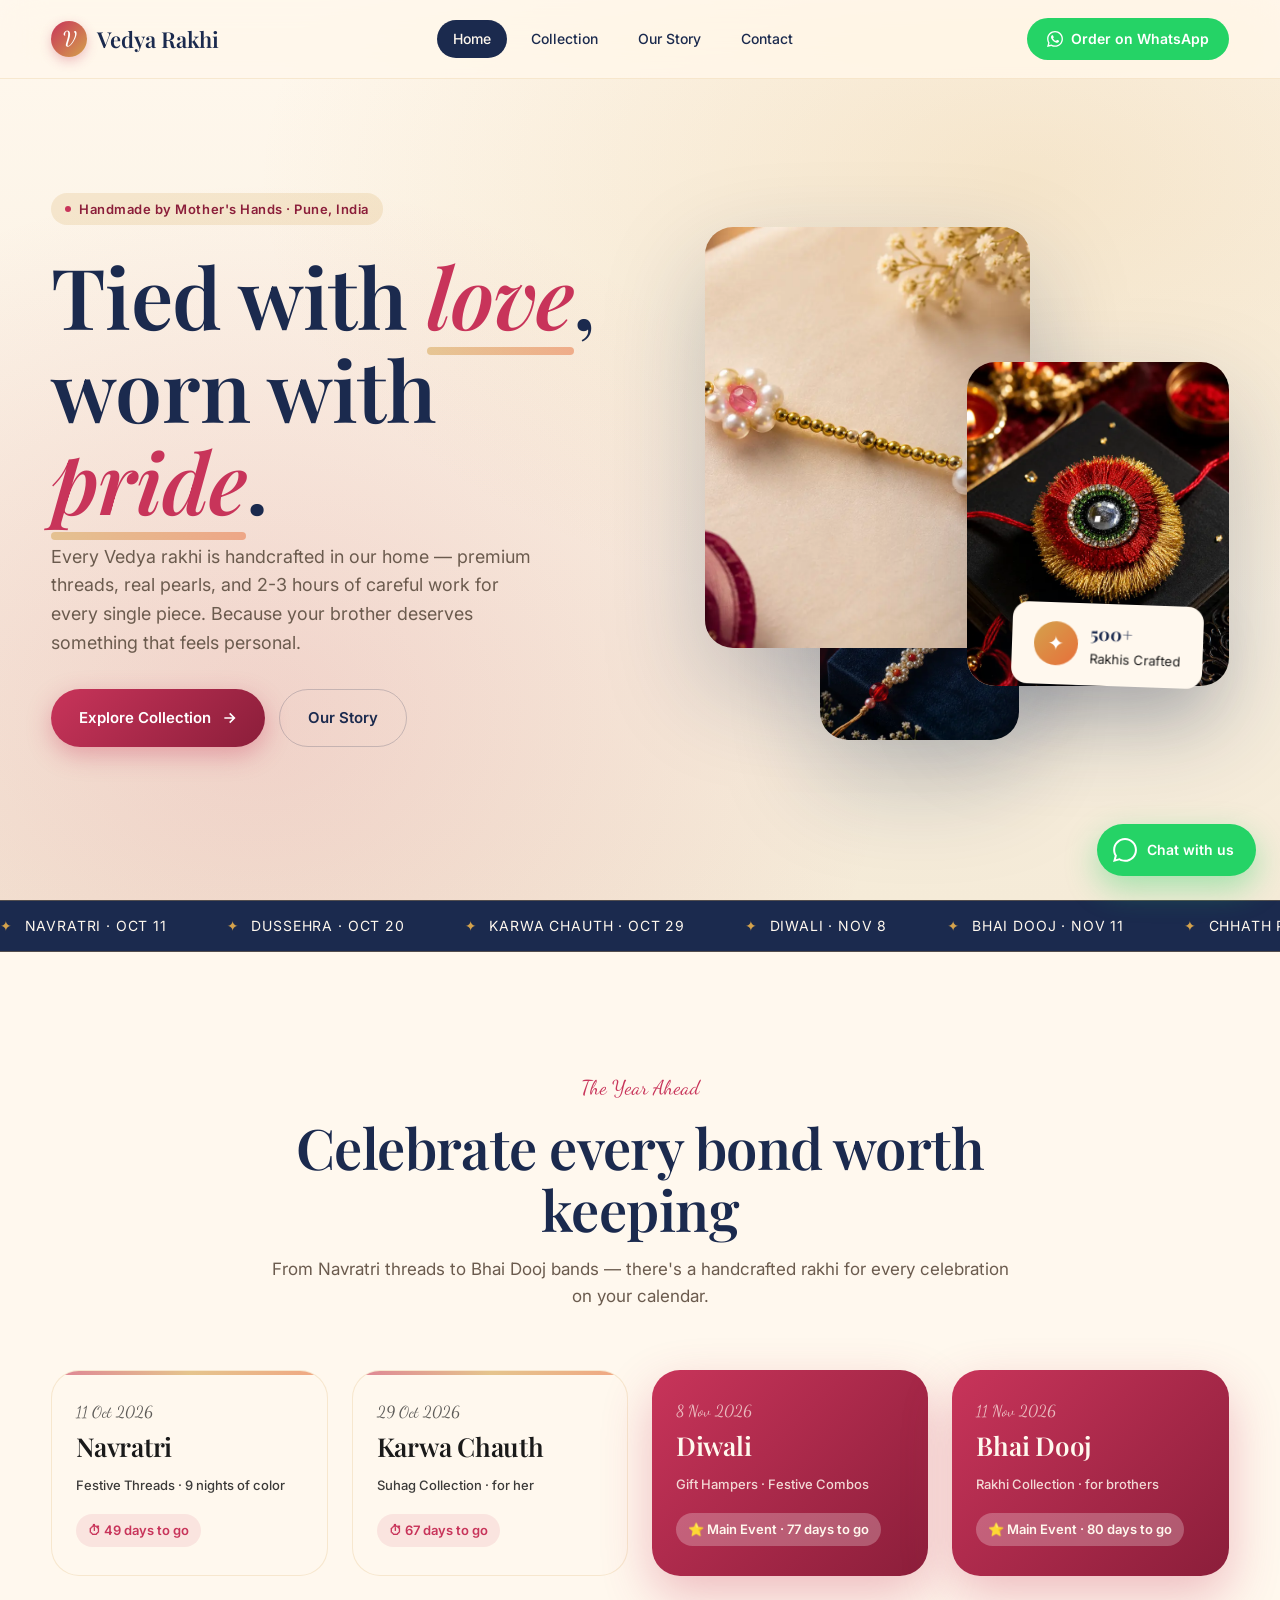
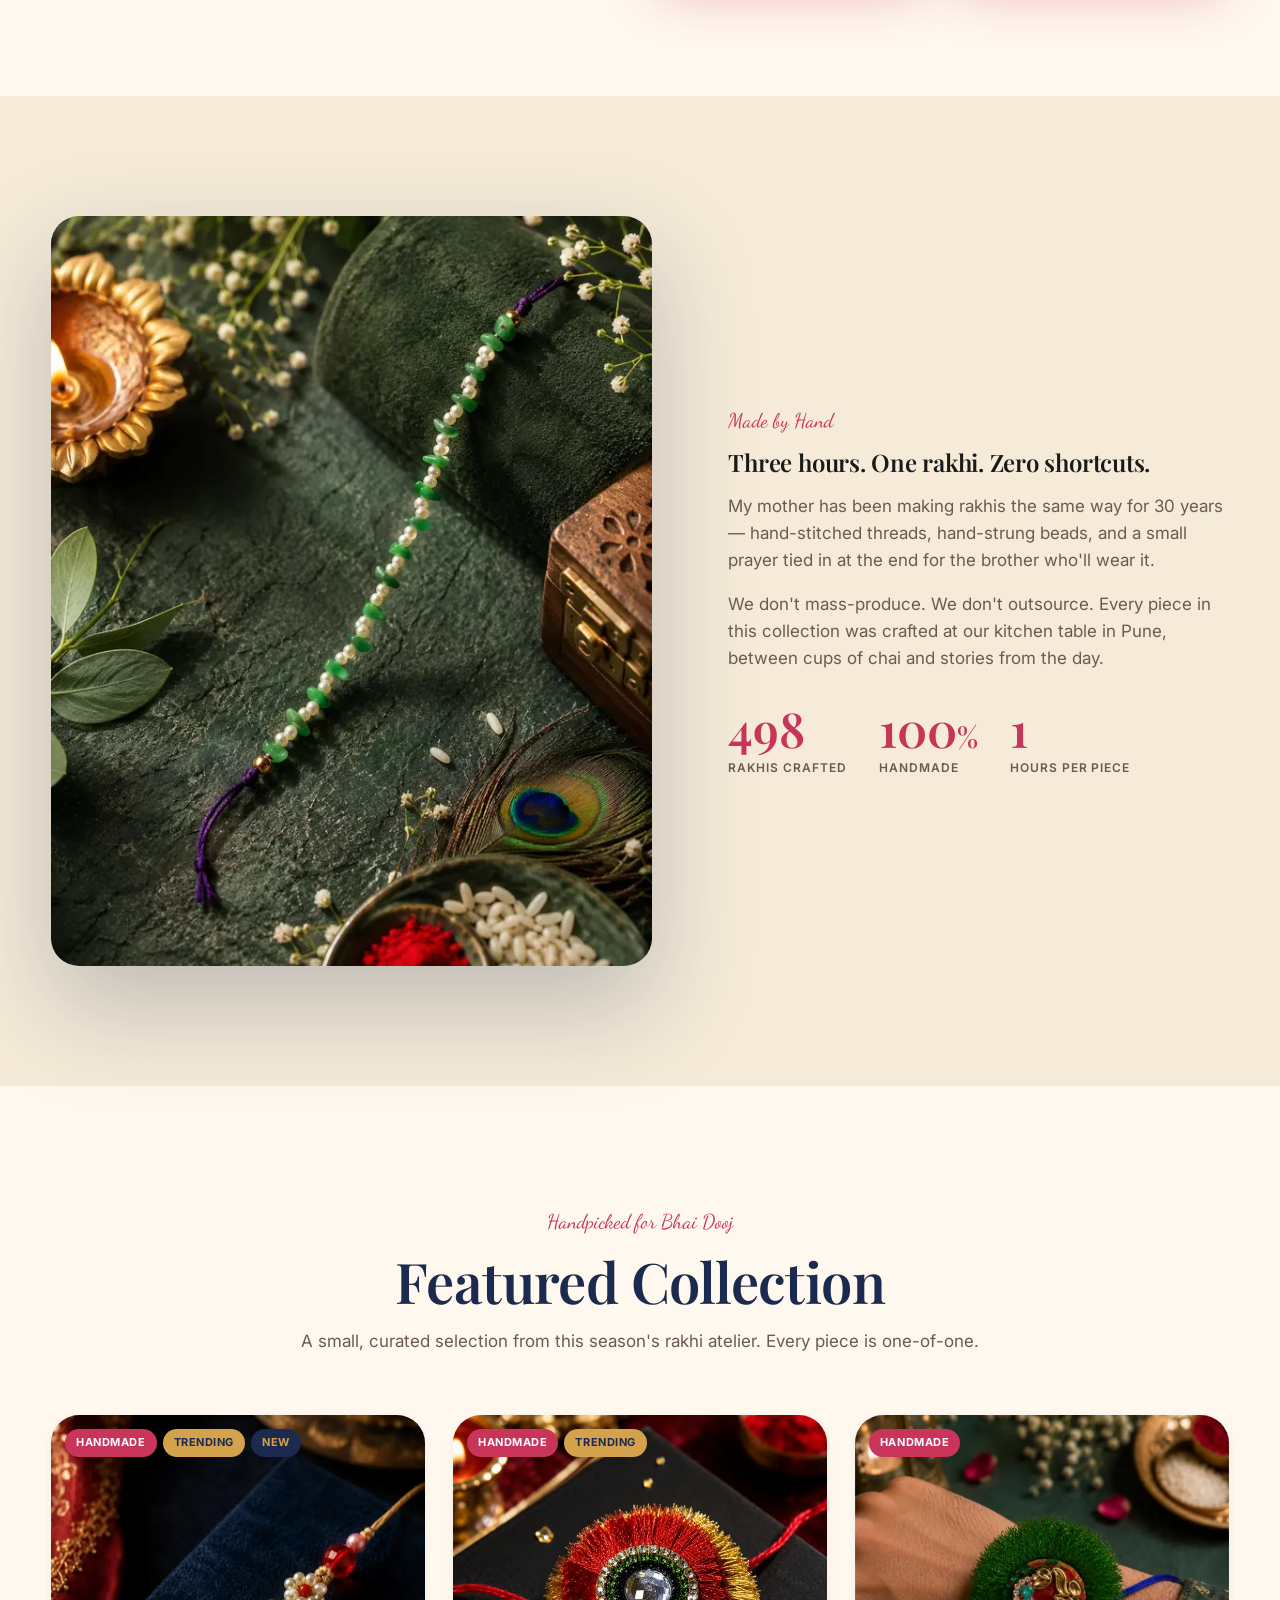
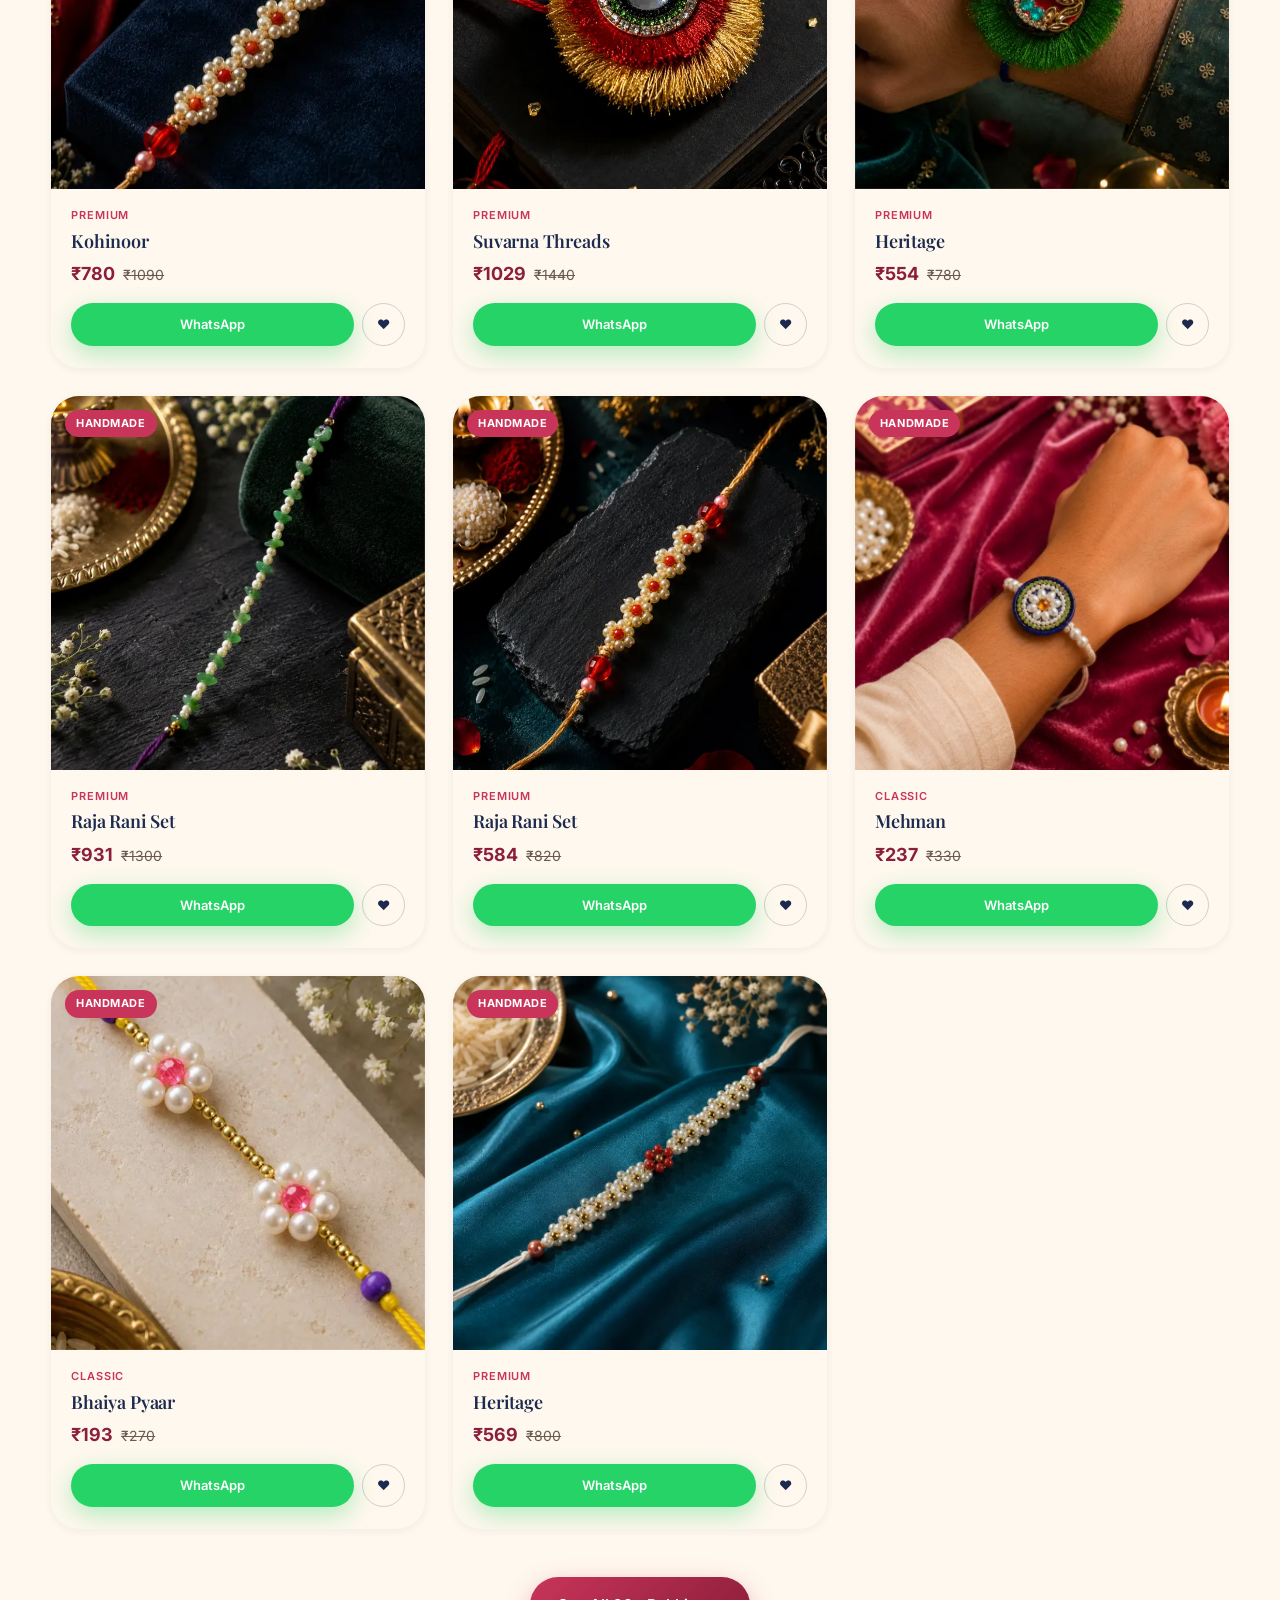
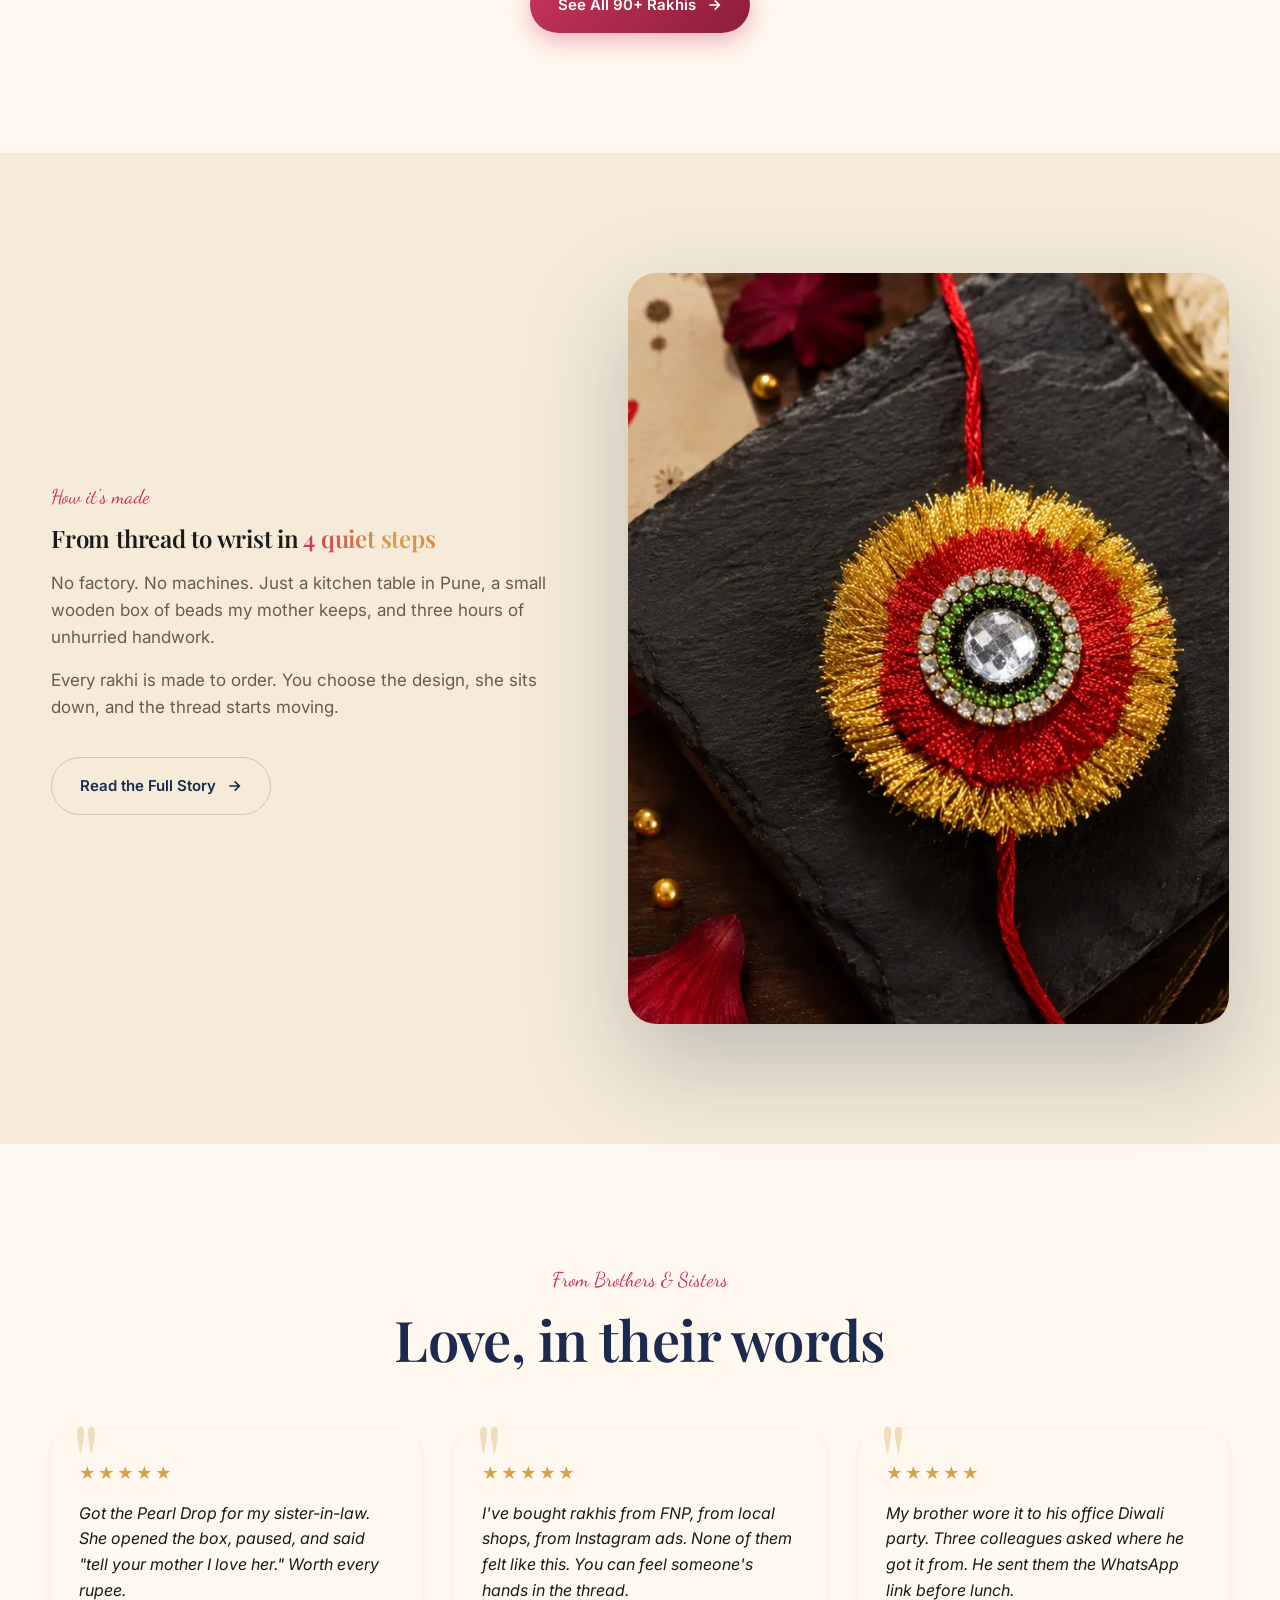
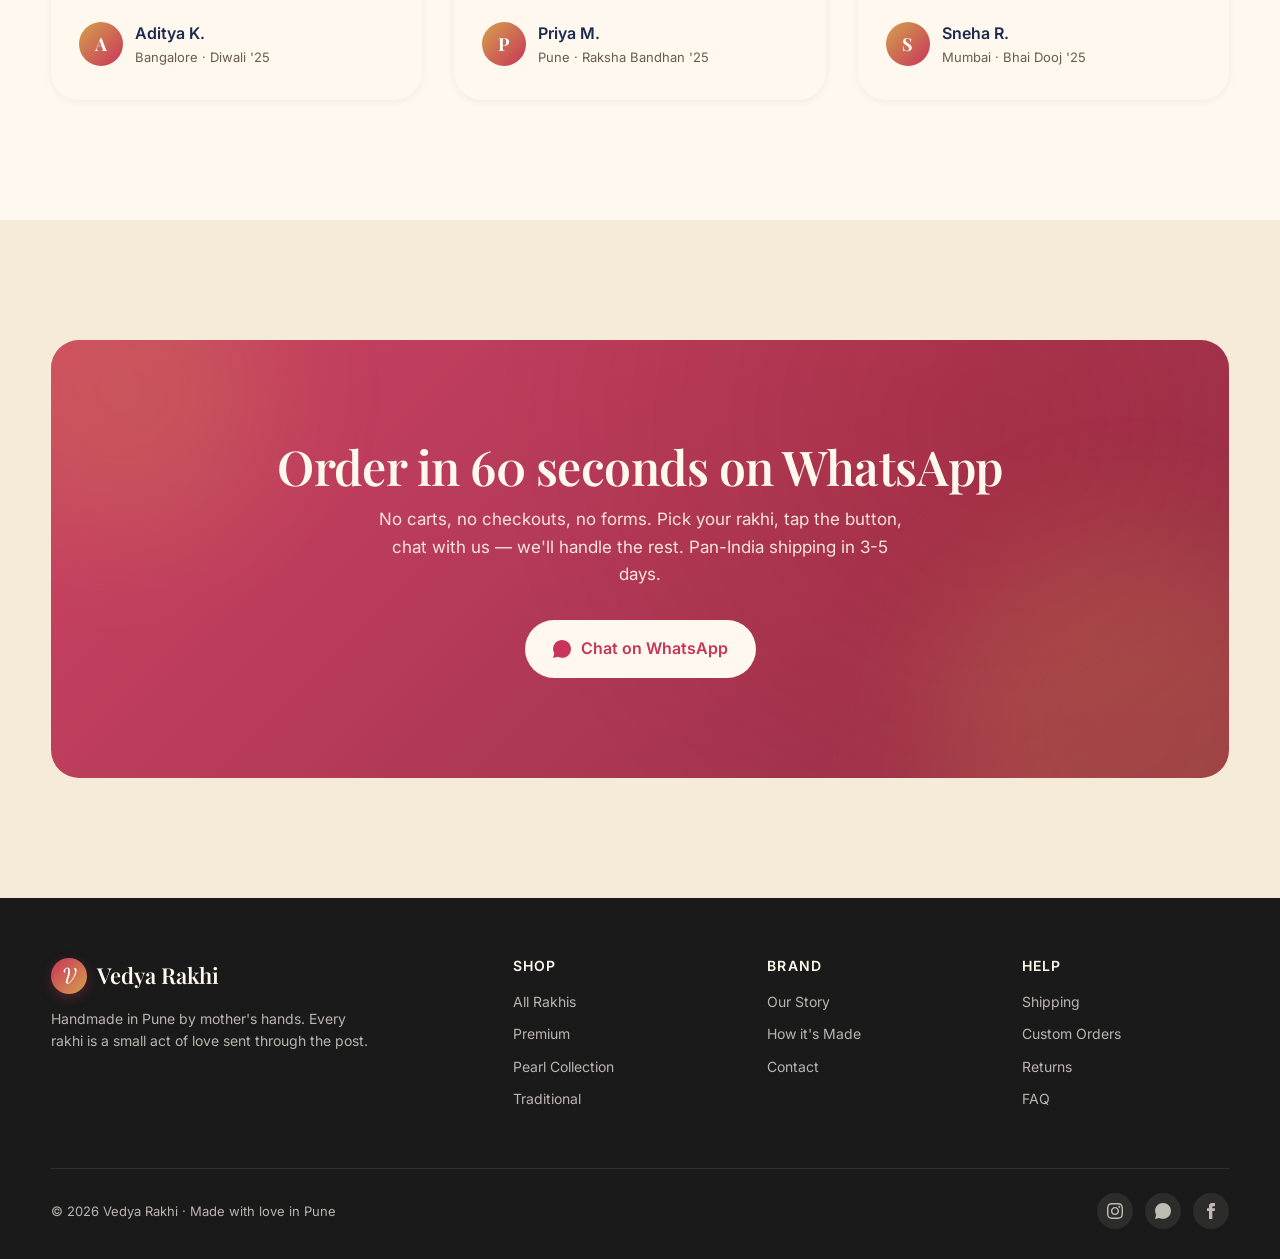
<file: index.html>
<!DOCTYPE html>
<html lang="en">
<head>
  <meta charset="UTF-8">
  <meta name="viewport" content="width=device-width, initial-scale=1.0">
  <title>Vedya Rakhi — Handcrafted with Love, Tied with Tradition</title>
  <meta name="description" content="Handmade rakhis by mother's hands. Premium threads, beads, and gold — for Bhai Dooj, Diwali, and every bond worth celebrating.">
  <meta property="og:title" content="Vedya Rakhi — Handcrafted Rakhis">
  <meta property="og:description" content="Every rakhi tells a story — my mother's hands, your brother's smile.">
  <meta property="og:type" content="website">

  <link rel="preconnect" href="https://fonts.googleapis.com">
  <link rel="preconnect" href="https://fonts.gstatic.com" crossorigin>
  <link href="https://fonts.googleapis.com/css2?family=Inter:wght@400;500;600;700&family=Playfair+Display:ital,wght@0,400;0,500;0,600;0,700;1,400;1,500&family=Dancing+Script:wght@500;600;700&display=swap" rel="stylesheet">

  <link rel="stylesheet" href="assets/css/style.css">
  <link rel="icon" href="data:image/svg+xml,<svg xmlns='http://www.w3.org/2000/svg' viewBox='0 0 100 100'><text y='.9em' font-size='90' font-family='Dancing Script'>V</text></svg>">
</head>
<body>

  <!-- NAV -->
  <nav class="nav">
    <div class="container nav__inner">
      <a href="index.html" class="nav__logo">
        <span class="nav__logo-mark">V</span>
        Vedya Rakhi
      </a>
      <div class="nav__links">
        <a href="index.html" class="nav__link active">Home</a>
        <a href="collection.html" class="nav__link">Collection</a>
        <a href="about.html" class="nav__link">Our Story</a>
        <a href="contact.html" class="nav__link">Contact</a>
      </div>
      <a href="https://wa.me/919767066941?text=Hi%20Vedya%20Rakhi%2C%20I%27d%20like%20to%20order" class="nav__cta" target="_blank" rel="noopener">
        <svg viewBox="0 0 24 24" width="16" height="16" fill="currentColor"><path d="M.057 24l1.687-6.163c-1.041-1.804-1.588-3.849-1.587-5.946.003-6.556 5.338-11.891 11.893-11.891 3.181.001 6.167 1.24 8.413 3.488 2.245 2.248 3.481 5.236 3.48 8.414-.003 6.557-5.338 11.892-11.893 11.892-1.99-.001-3.951-.5-5.688-1.448L.057 24zm6.597-3.807c1.676.995 3.276 1.591 5.392 1.592 5.448 0 9.886-4.434 9.889-9.885.002-5.462-4.415-9.89-9.881-9.892-5.452 0-9.887 4.434-9.889 9.884-.001 2.225.651 3.891 1.746 5.634l-.999 3.648 3.742-.981zm11.387-5.464c-.074-.124-.272-.198-.57-.347-.297-.149-1.758-.868-2.031-.967-.272-.099-.47-.149-.669.149-.198.297-.768.967-.941 1.165-.173.198-.347.223-.644.074-.297-.149-1.255-.462-2.39-1.475-.883-.788-1.48-1.761-1.653-2.059-.173-.297-.018-.458.13-.606.134-.133.297-.347.446-.521.151-.172.2-.296.3-.495.099-.198.05-.372-.025-.521-.075-.148-.669-1.611-.916-2.206-.242-.579-.487-.501-.669-.51l-.57-.01c-.198 0-.52.074-.792.372s-1.04 1.016-1.04 2.479 1.065 2.876 1.213 3.074c.149.198 2.095 3.2 5.076 4.487.709.306 1.263.489 1.694.626.712.226 1.36.194 1.872.118.571-.085 1.758-.719 2.006-1.413.248-.695.248-1.29.173-1.414z"/></svg>
        Order on WhatsApp
      </a>
      <button class="nav__burger" aria-label="Menu"><span></span></button>
    </div>
  </nav>

  <!-- HERO -->
  <header class="hero">
    <div class="hero__bg"></div>
    <div class="container hero__inner">
      <div class="hero__copy">
        <span class="hero__eyebrow">Handmade by Mother's Hands · Pune, India</span>
        <h1 class="hero__title">
          Tied with <em>love</em>,<br>
          worn with <em>pride</em>.
        </h1>
        <p class="hero__sub">
          Every Vedya rakhi is handcrafted in our home — premium threads, real pearls,
          and 2-3 hours of careful work for every single piece. Because your brother
          deserves something that feels personal.
        </p>
        <div class="hero__ctas">
          <a href="collection.html" class="btn btn--primary">
            Explore Collection
            <svg class="btn__arrow" width="16" height="16" viewBox="0 0 24 24" fill="none" stroke="currentColor" stroke-width="2.5"><path d="M5 12h14M13 5l7 7-7 7"/></svg>
          </a>
          <a href="#story" class="btn btn--ghost">Our Story</a>
        </div>
      </div>

      <div class="hero__visual">
        <div class="hero__card hero__card--1">
          <img src="assets/images/banners_web/Aug_28__2026__07_28_49_PM.webp" alt="Pearl and gold rakhi" loading="eager">
        </div>
        <div class="hero__card hero__card--2">
          <img src="assets/images/products_web/Aug_31__2026__02_58_04_PM.webp" alt="Red and gold traditional rakhi" loading="eager">
        </div>
        <div class="hero__card hero__card--3">
          <img src="assets/images/products_web/Sep_1__2026__04_35_00_PM.webp" alt="Navy pearl rakhi" loading="lazy">
        </div>
        <div class="hero__badge">
          <div class="hero__badge-icon">✦</div>
          <div class="hero__badge-text">
            <strong>500+</strong>
            Rakhis Crafted
          </div>
        </div>
      </div>
    </div>
  </header>

  <!-- MARQUEE -->
  <div class="marquee">
    <div class="marquee__track">
      <span class="marquee__item">Navratri · Oct 11</span>
      <span class="marquee__item">Dussehra · Oct 20</span>
      <span class="marquee__item">Karwa Chauth · Oct 29</span>
      <span class="marquee__item">Diwali · Nov 8</span>
      <span class="marquee__item">Bhai Dooj · Nov 11</span>
      <span class="marquee__item">Chhath Puja · Nov 18</span>
      <span class="marquee__item">Guru Nanak Jayanti · Nov 25</span>
      <span class="marquee__item">Christmas · Dec 25</span>
      <span class="marquee__item">New Year · Jan 1</span>
    </div>
  </div>

  <!-- FESTIVALS -->
  <section class="section">
    <div class="container">
      <div class="section__head reveal">
        <span class="section__kicker">The Year Ahead</span>
        <h2 class="section__title">Celebrate every bond worth keeping</h2>
        <p class="section__lede">From Navratri threads to Bhai Dooj bands — there's a handcrafted rakhi for every celebration on your calendar.</p>
      </div>
      <div class="festivals">
        <article class="festival reveal reveal--delay-1">
          <span class="festival__date">11 Oct 2026</span>
          <h3 class="festival__name">Navratri</h3>
          <p class="festival__cat">Festive Threads · 9 nights of color</p>
          <span class="festival__countdown">⏱ 49 days to go</span>
        </article>
        <article class="festival reveal reveal--delay-2">
          <span class="festival__date">29 Oct 2026</span>
          <h3 class="festival__name">Karwa Chauth</h3>
          <p class="festival__cat">Suhag Collection · for her</p>
          <span class="festival__countdown">⏱ 67 days to go</span>
        </article>
        <article class="festival festival--main reveal reveal--delay-3">
          <span class="festival__date">8 Nov 2026</span>
          <h3 class="festival__name">Diwali</h3>
          <p class="festival__cat">Gift Hampers · Festive Combos</p>
          <span class="festival__countdown">⭐ Main Event · 77 days to go</span>
        </article>
        <article class="festival festival--main reveal reveal--delay-4">
          <span class="festival__date">11 Nov 2026</span>
          <h3 class="festival__name">Bhai Dooj</h3>
          <p class="festival__cat">Rakhi Collection · for brothers</p>
          <span class="festival__countdown">⭐ Main Event · 80 days to go</span>
        </article>
      </div>
    </div>
  </section>

  <!-- SHOWCASE 1 — Story -->
  <section class="section section--alt" id="story">
    <div class="container">
      <div class="showcase">
        <div class="showcase__visual reveal">
          <img src="assets/images/products_web/Sep_1__2026__04_20_37_PM.webp" alt="Premium rakhi by mother's hands" loading="lazy">
          <div class="showcase__visual-decor"></div>
        </div>
        <div class="showcase__copy reveal reveal--delay-1">
          <span class="section__kicker">Made by Hand</span>
          <h2>Three hours. One rakhi. Zero shortcuts.</h2>
          <p>
            My mother has been making rakhis the same way for 30 years —
            hand-stitched threads, hand-strung beads, and a small prayer tied in
            at the end for the brother who'll wear it.
          </p>
          <p>
            We don't mass-produce. We don't outsource. Every piece in this collection
            was crafted at our kitchen table in Pune, between cups of chai and stories
            from the day.
          </p>
          <div class="showcase__stats">
            <div>
              <div class="showcase__stat-num" data-counter="500">0</div>
              <div class="showcase__stat-label">Rakhis Crafted</div>
            </div>
            <div>
              <div class="showcase__stat-num">100<span style="font-size:0.6em">%</span></div>
              <div class="showcase__stat-label">Handmade</div>
            </div>
            <div>
              <div class="showcase__stat-num" data-counter="2">0</div>
              <div class="showcase__stat-label">Hours per Piece</div>
            </div>
          </div>
        </div>
      </div>
    </div>
  </section>

  <!-- FEATURED PRODUCTS -->
  <section class="section">
    <div class="container">
      <div class="section__head reveal">
        <span class="section__kicker">Handpicked for Bhai Dooj</span>
        <h2 class="section__title">Featured Collection</h2>
        <p class="section__lede">A small, curated selection from this season's rakhi atelier. Every piece is one-of-one.</p>
      </div>

      <div class="products" id="featured"></div>

      <div style="text-align:center;margin-top:48px" class="reveal">
        <a href="collection.html" class="btn btn--primary">
          See All 90+ Rakhis
          <svg class="btn__arrow" width="16" height="16" viewBox="0 0 24 24" fill="none" stroke="currentColor" stroke-width="2.5"><path d="M5 12h14M13 5l7 7-7 7"/></svg>
        </a>
      </div>
    </div>
  </section>

  <!-- SHOWCASE 2 — Process -->
  <section class="section section--alt">
    <div class="container">
      <div class="showcase showcase--reverse">
        <div class="showcase__copy reveal">
          <span class="section__kicker">How it's made</span>
          <h2>From thread to wrist in <span class="gradient-text">4 quiet steps</span></h2>
          <p>No factory. No machines. Just a kitchen table in Pune, a small wooden box of beads my mother keeps, and three hours of unhurried handwork.</p>
          <p>Every rakhi is made to order. You choose the design, she sits down, and the thread starts moving.</p>
          <a href="about.html" class="btn btn--ghost" style="margin-top:20px">
            Read the Full Story
            <svg class="btn__arrow" width="16" height="16" viewBox="0 0 24 24" fill="none" stroke="currentColor" stroke-width="2.5"><path d="M5 12h14M13 5l7 7-7 7"/></svg>
          </a>
        </div>
        <div class="showcase__visual reveal reveal--delay-1">
          <img src="assets/images/banners_web/Aug_31__2026__03_02_08_PM.webp" alt="Rakhi crafting process" loading="lazy">
          <div class="showcase__visual-decor"></div>
        </div>
      </div>
    </div>
  </section>

  <!-- TESTIMONIALS -->
  <section class="section">
    <div class="container">
      <div class="section__head reveal">
        <span class="section__kicker">From Brothers & Sisters</span>
        <h2 class="section__title">Love, in their words</h2>
      </div>
      <div class="testimonials">
        <article class="testimonial reveal">
          <div class="testimonial__stars">★★★★★</div>
          <p class="testimonial__quote">Got the Pearl Drop for my sister-in-law. She opened the box, paused, and said "tell your mother I love her." Worth every rupee.</p>
          <div class="testimonial__author">
            <div class="testimonial__avatar">A</div>
            <div>
              <div class="testimonial__name">Aditya K.</div>
              <div class="testimonial__meta">Bangalore · Diwali '25</div>
            </div>
          </div>
        </article>
        <article class="testimonial reveal reveal--delay-1">
          <div class="testimonial__stars">★★★★★</div>
          <p class="testimonial__quote">I've bought rakhis from FNP, from local shops, from Instagram ads. None of them felt like this. You can feel someone's hands in the thread.</p>
          <div class="testimonial__author">
            <div class="testimonial__avatar">P</div>
            <div>
              <div class="testimonial__name">Priya M.</div>
              <div class="testimonial__meta">Pune · Raksha Bandhan '25</div>
            </div>
          </div>
        </article>
        <article class="testimonial reveal reveal--delay-2">
          <div class="testimonial__stars">★★★★★</div>
          <p class="testimonial__quote">My brother wore it to his office Diwali party. Three colleagues asked where he got it from. He sent them the WhatsApp link before lunch.</p>
          <div class="testimonial__author">
            <div class="testimonial__avatar">S</div>
            <div>
              <div class="testimonial__name">Sneha R.</div>
              <div class="testimonial__meta">Mumbai · Bhai Dooj '25</div>
            </div>
          </div>
        </article>
      </div>
    </div>
  </section>

  <!-- CTA BANNER -->
  <section class="section section--alt">
    <div class="container">
      <div class="cta-banner reveal">
        <h2 class="cta-banner__title">Order in 60 seconds on WhatsApp</h2>
        <p class="cta-banner__sub">No carts, no checkouts, no forms. Pick your rakhi, tap the button, chat with us — we'll handle the rest. Pan-India shipping in 3-5 days.</p>
        <a href="https://wa.me/919767066941?text=Hi%20Vedya%20Rakhi%2C%20I%27d%20like%20to%20order%20a%20rakhi" class="btn" target="_blank" rel="noopener">
          <svg viewBox="0 0 24 24" width="18" height="18" fill="currentColor"><path d="M.057 24l1.687-6.163c-1.041-1.804-1.588-3.849-1.587-5.946.003-6.556 5.338-11.891 11.893-11.891 3.181.001 6.167 1.24 8.413 3.488 2.245 2.248 3.481 5.236 3.48 8.414-.003 6.557-5.338 11.892-11.893 11.892-1.99-.001-3.951-.5-5.688-1.448L.057 24z"/></svg>
          Chat on WhatsApp
        </a>
      </div>
    </div>
  </section>

  <!-- FOOTER -->
  <footer class="footer">
    <div class="container">
      <div class="footer__grid">
        <div class="footer__brand">
          <a href="index.html" class="nav__logo" style="color:var(--ivory)">
            <span class="nav__logo-mark">V</span>
            Vedya Rakhi
          </a>
          <p>Handmade in Pune by mother's hands. Every rakhi is a small act of love sent through the post.</p>
        </div>
        <div class="footer__col">
          <h4>Shop</h4>
          <ul>
            <li><a href="collection.html">All Rakhis</a></li>
            <li><a href="collection.html?filter=premium">Premium</a></li>
            <li><a href="collection.html?filter=pearl">Pearl Collection</a></li>
            <li><a href="collection.html?filter=traditional">Traditional</a></li>
          </ul>
        </div>
        <div class="footer__col">
          <h4>Brand</h4>
          <ul>
            <li><a href="about.html">Our Story</a></li>
            <li><a href="about.html#process">How it's Made</a></li>
            <li><a href="contact.html">Contact</a></li>
          </ul>
        </div>
        <div class="footer__col">
          <h4>Help</h4>
          <ul>
            <li><a href="contact.html">Shipping</a></li>
            <li><a href="contact.html">Custom Orders</a></li>
            <li><a href="contact.html">Returns</a></li>
            <li><a href="contact.html">FAQ</a></li>
          </ul>
        </div>
      </div>
      <div class="footer__bottom">
        <span>© 2026 Vedya Rakhi · Made with love in Pune</span>
        <div class="footer__socials">
          <a href="https://instagram.com/vedyarakhi" target="_blank" rel="noopener" aria-label="Instagram"><svg width="16" height="16" viewBox="0 0 24 24" fill="currentColor"><path d="M12 2.163c3.204 0 3.584.012 4.85.07 3.252.148 4.771 1.691 4.919 4.919.058 1.265.069 1.645.069 4.849 0 3.205-.012 3.584-.069 4.849-.149 3.225-1.664 4.771-4.919 4.919-1.266.058-1.644.07-4.85.07-3.204 0-3.584-.012-4.849-.07-3.26-.149-4.771-1.699-4.919-4.92-.058-1.265-.07-1.644-.07-4.849 0-3.204.013-3.583.07-4.849.149-3.227 1.664-4.771 4.919-4.919 1.266-.057 1.645-.069 4.849-.069zm0-2.163c-3.259 0-3.667.014-4.947.072-4.358.2-6.78 2.618-6.98 6.98-.059 1.281-.073 1.689-.073 4.948 0 3.259.014 3.668.072 4.948.2 4.358 2.618 6.78 6.98 6.98 1.281.058 1.689.072 4.948.072 3.259 0 3.668-.014 4.948-.072 4.354-.2 6.782-2.618 6.979-6.98.059-1.28.073-1.689.073-4.948 0-3.259-.014-3.667-.072-4.947-.196-4.354-2.617-6.78-6.979-6.98-1.281-.059-1.69-.073-4.949-.073zm0 5.838c-3.403 0-6.162 2.759-6.162 6.162s2.759 6.163 6.162 6.163 6.162-2.759 6.162-6.163c0-3.403-2.759-6.162-6.162-6.162zm0 10.162c-2.209 0-4-1.79-4-4 0-2.209 1.791-4 4-4s4 1.791 4 4c0 2.21-1.791 4-4 4zm6.406-11.845c-.796 0-1.441.645-1.441 1.44s.645 1.44 1.441 1.44c.795 0 1.439-.645 1.439-1.44s-.644-1.44-1.439-1.44z"/></svg></a>
          <a href="#" aria-label="WhatsApp"><svg width="16" height="16" viewBox="0 0 24 24" fill="currentColor"><path d="M.057 24l1.687-6.163c-1.041-1.804-1.588-3.849-1.587-5.946.003-6.556 5.338-11.891 11.893-11.891 3.181.001 6.167 1.24 8.413 3.488 2.245 2.248 3.481 5.236 3.48 8.414-.003 6.557-5.338 11.892-11.893 11.892-1.99-.001-3.951-.5-5.688-1.448L.057 24z"/></svg></a>
          <a href="#" aria-label="Facebook"><svg width="16" height="16" viewBox="0 0 24 24" fill="currentColor"><path d="M9 8h-3v4h3v12h5v-12h3.642l.358-4h-4v-1.667c0-.955.192-1.333 1.115-1.333h2.885v-5h-3.808c-3.596 0-5.192 1.583-5.192 4.615v3.385z"/></svg></a>
        </div>
      </div>
    </div>
  </footer>

  <!-- WHATSAPP FLOATING -->
  <a href="https://wa.me/919767066941?text=Hi%20Vedya%20Rakhi%2C%20I%27d%20like%20to%20know%20more" class="wa-float" target="_blank" rel="noopener" aria-label="Chat on WhatsApp">
    <svg viewBox="0 0 24 24" fill="currentColor"><path d="M.057 24l1.687-6.163c-1.041-1.804-1.588-3.849-1.587-5.946.003-6.556 5.338-11.891 11.893-11.891 3.181.001 6.167 1.24 8.413 3.488 2.245 2.248 3.481 5.236 3.48 8.414-.003 6.557-5.338 11.892-11.893 11.892-1.99-.001-3.951-.5-5.688-1.448L.057 24zm6.597-3.807c1.676.995 3.276 1.591 5.392 1.592 5.448 0 9.886-4.434 9.889-9.885.002-5.462-4.415-9.89-9.881-9.892-5.452 0-9.887 4.434-9.889 9.884-.001 2.225.651 3.891 1.746 5.634l-.999 3.648 3.742-.981z"/></svg>
    <span class="wa-float__label">Chat with us</span>
  </a>

  <script src="assets/js/main.js"></script>
  <script>
    /* Featured product grid — render from manifest */
    (async () => {
      const r = await fetch('assets/manifest.json');
      const m = await r.json();
      // Pick 8 visually diverse featured
      const all = m.products;
      const curated = [
        all.find(p => p.file === 'Sep_1__2026__04_35_00_PM.png'),
        all.find(p => p.file === 'Aug_31__2026__02_58_04_PM.png'),
        all.find(p => p.file === 'Aug_31__2026__02_42_42_PM.png'),
        all.find(p => p.file === 'Sep_1__2026__04_24_11_PM.png'),
        all.find(p => p.file === 'Sep_1__2026__04_30_10_PM.png'),
        all.find(p => p.file === 'Aug_28__2026__08_44_51_PM.png'),
        all.find(p => p.file === 'Aug_28__2026__08_20_01_PM.png'),
        all.find(p => p.file === 'Aug_31__2026__01_58_24_PM.png'),
      ].filter(Boolean);

      const root = document.getElementById('featured');
      root.innerHTML = curated.map((p, i) => `
        <article class="product reveal reveal--delay-${i % 4 + 1} in" data-style="${p.style}">
          <div class="product__media">
            <div class="product__media-inner">
              <img src="assets/images/products_web/${p.file_webp}" alt="${p.name} — handmade rakhi" loading="lazy">
            </div>
            <div class="product__badges">
              <span class="badge badge--handmade">Handmade</span>
              ${i < 2 ? '<span class="badge badge--trending">Trending</span>' : ''}
              ${i === 0 ? '<span class="badge badge--new">New</span>' : ''}
            </div>
            <div class="product__quickview">
              <button class="product__quickview-btn" onclick="window.open('https://wa.me/919767066941?text=${encodeURIComponent(`Hi Vedya Rakhi, I'm interested in the ${p.name} (₹${p.price})`)}', '_blank')">Order Now</button>
            </div>
          </div>
          <div class="product__body">
            <div class="product__style">${p.style}</div>
            <h3 class="product__name">${p.name}</h3>
            <div class="product__price">
              <span class="product__price-now">₹${p.price}</span>
              <span class="product__price-was">₹${Math.round(p.price * 1.4 / 10) * 10}</span>
            </div>
            <div class="product__cta">
              <a href="https://wa.me/919767066941?text=${encodeURIComponent(`Hi Vedya Rakhi, I'm interested in the ${p.name} (₹${p.price})`)}" class="btn btn--whatsapp" target="_blank" rel="noopener">WhatsApp</a>
              <button class="btn btn--ghost" aria-label="Save">♥</button>
            </div>
          </div>
        </article>
      `).join('');

      // Re-observe new reveal elements
      const io = new IntersectionObserver((entries) => {
        entries.forEach(e => {
          if (e.isIntersecting) {
            e.target.classList.add('in');
            io.unobserve(e.target);
          }
        });
      }, { threshold: 0.12 });
      root.querySelectorAll('.reveal').forEach(el => io.observe(el));
    })();
  </script>

</body>
</html>
</file>
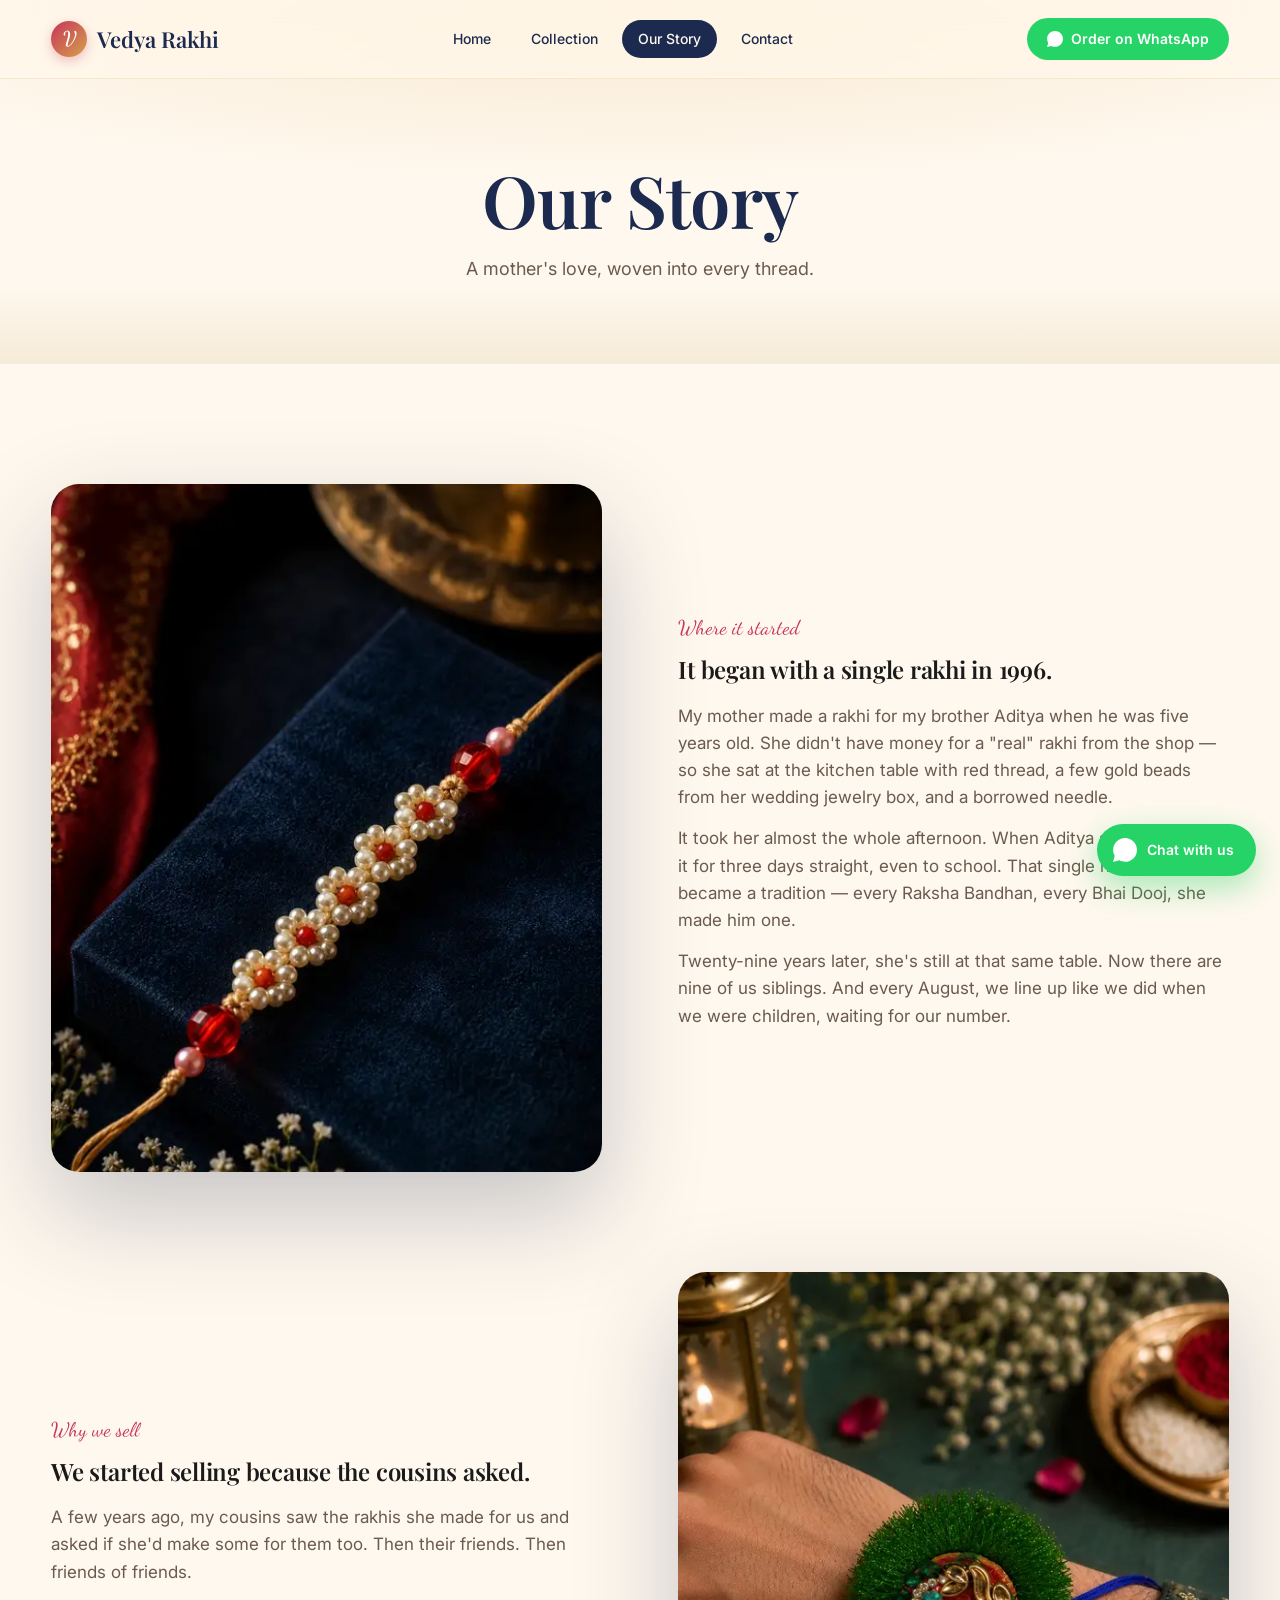
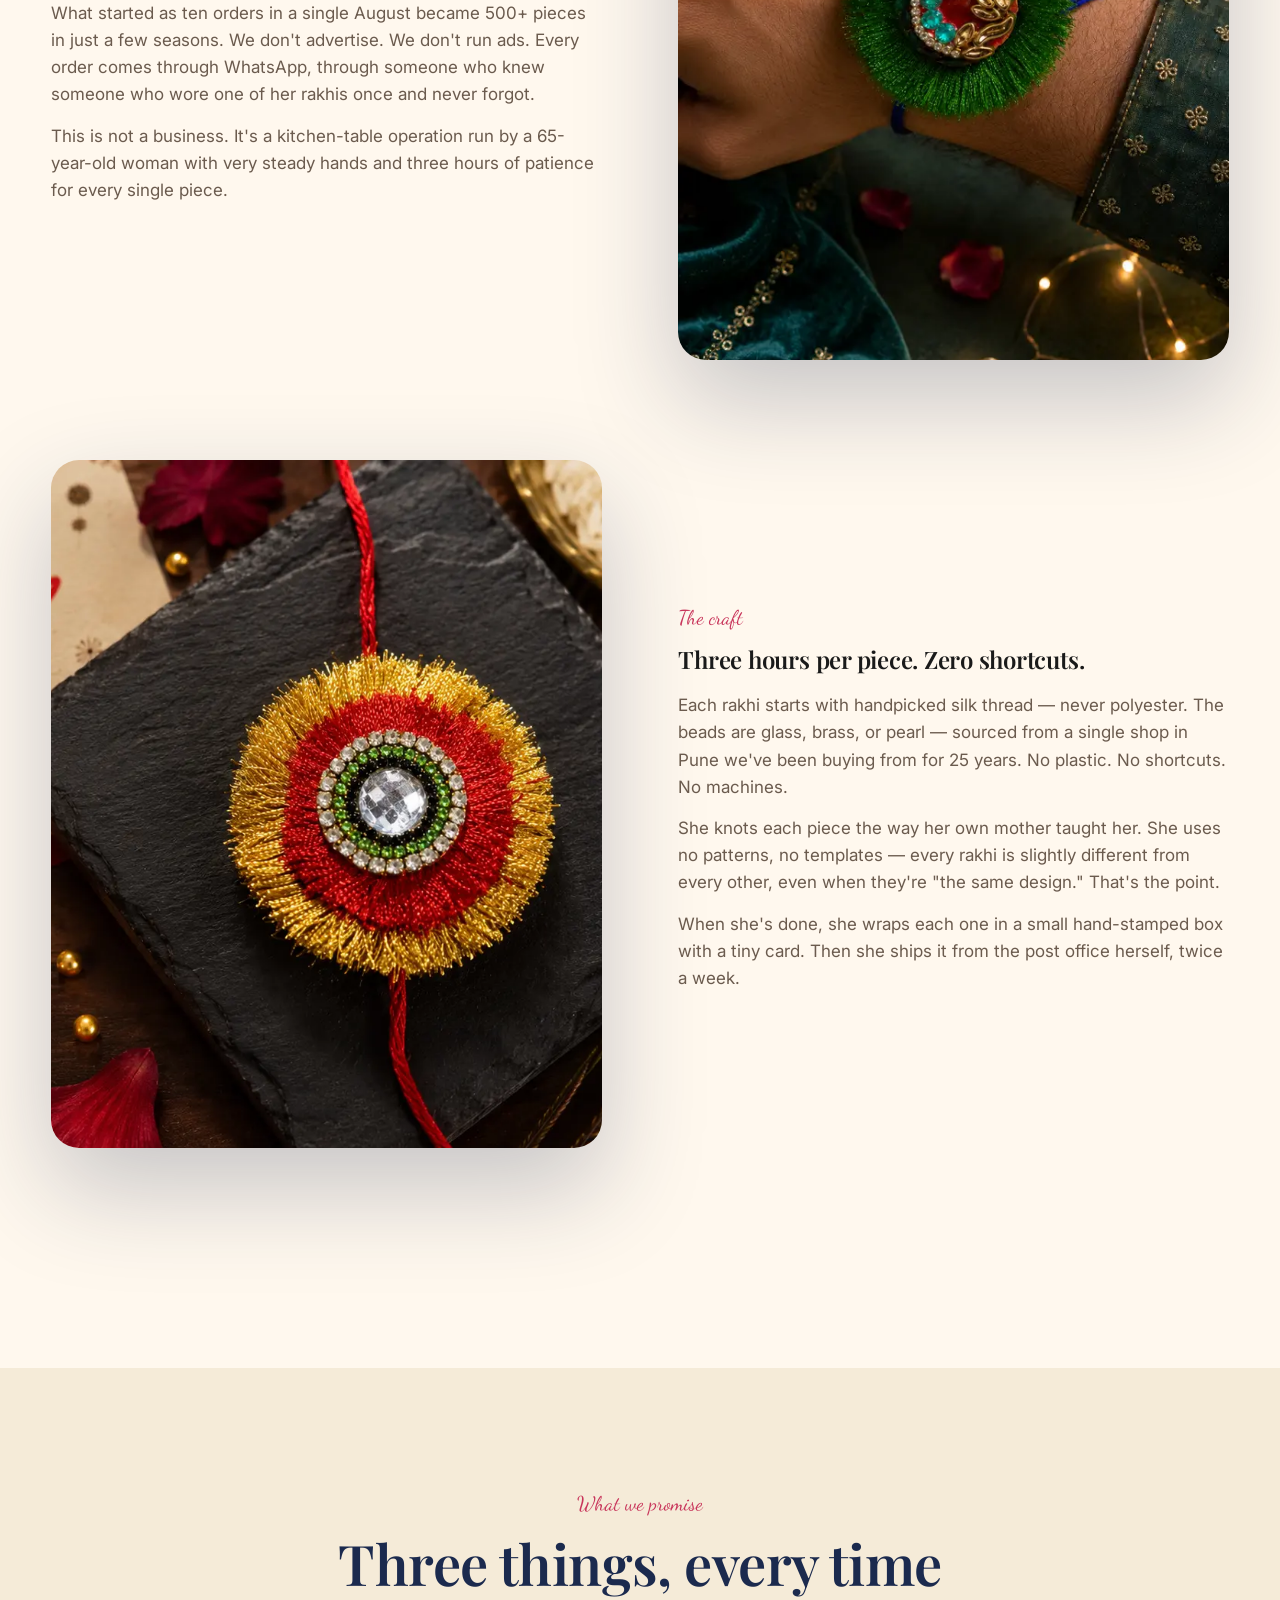
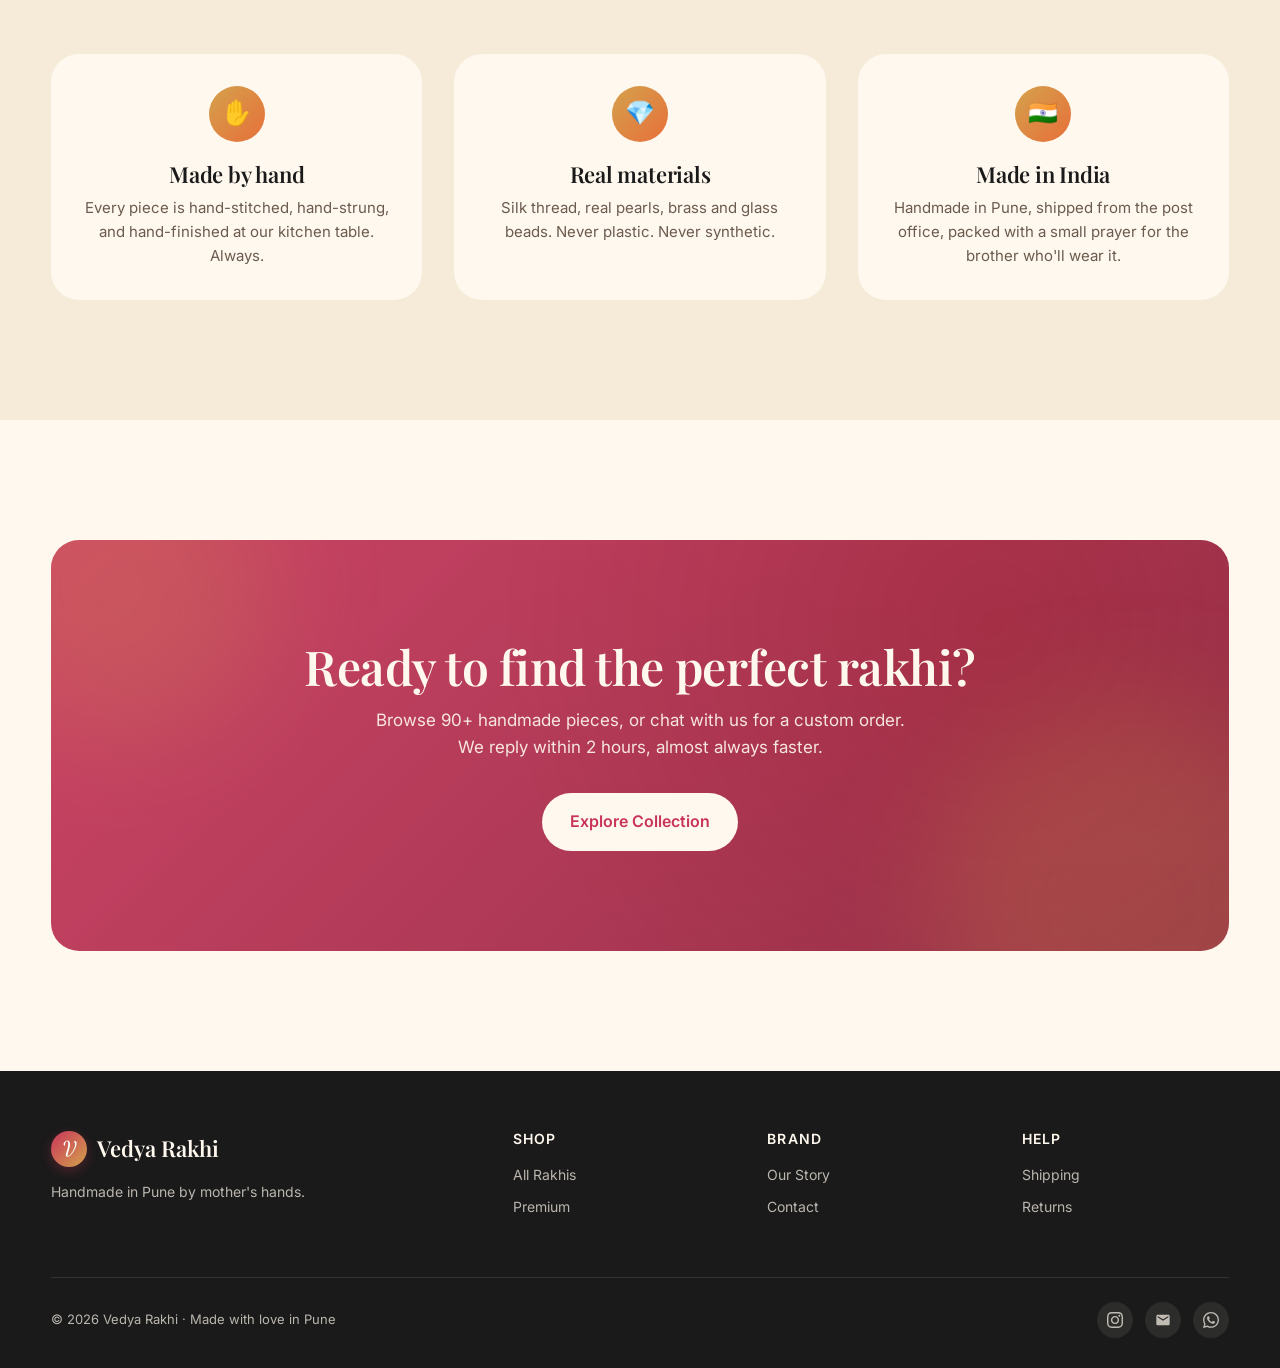
<file: about.html>
<!DOCTYPE html>
<html lang="en">
<head>
  <meta charset="UTF-8">
  <meta name="viewport" content="width=device-width, initial-scale=1.0">
  <title>Our Story — Vedya Rakhi</title>
  <meta name="description" content="The story of Vedya Rakhi — a mother's love, woven into every thread. Handmade in Pune since 30 years.">
  <link rel="preconnect" href="https://fonts.googleapis.com">
  <link rel="preconnect" href="https://fonts.gstatic.com" crossorigin>
  <link href="https://fonts.googleapis.com/css2?family=Inter:wght@400;500;600;700&family=Playfair+Display:ital,wght@0,400;0,500;0,600;0,700;1,400&family=Dancing+Script:wght@500;600;700&display=swap" rel="stylesheet">
  <link rel="stylesheet" href="assets/css/style.css">
</head>
<body>

  <nav class="nav">
    <div class="container nav__inner">
      <a href="index.html" class="nav__logo"><span class="nav__logo-mark">V</span> Vedya Rakhi</a>
      <div class="nav__links">
        <a href="index.html" class="nav__link">Home</a>
        <a href="collection.html" class="nav__link">Collection</a>
        <a href="about.html" class="nav__link active">Our Story</a>
        <a href="contact.html" class="nav__link">Contact</a>
      </div>
      <a href="https://wa.me/919767066941" class="nav__cta" target="_blank" rel="noopener">
        <svg viewBox="0 0 24 24" width="16" height="16" fill="currentColor"><path d="M.057 24l1.687-6.163c-1.041-1.804-1.588-3.849-1.587-5.946.003-6.556 5.338-11.891 11.893-11.891 3.181.001 6.167 1.24 8.413 3.488 2.245 2.248 3.481 5.236 3.48 8.414-.003 6.557-5.338 11.892-11.893 11.892-1.99-.001-3.951-.5-5.688-1.448L.057 24z"/></svg>
        Order on WhatsApp
      </a>
      <button class="nav__burger" aria-label="Menu"><span></span></button>
    </div>
  </nav>

  <header class="page-hero">
    <h1 class="page-hero__title">Our Story</h1>
    <p class="page-hero__sub">A mother's love, woven into every thread.</p>
    <div class="page-hero__deco"></div>
  </header>

  <section class="section" id="story">
    <div class="container">
      <div class="story">
        <div class="story__visual reveal">
          <img src="assets/images/products_web/Sep_1__2026__04_35_00_PM.webp" alt="Mother crafting rakhi" loading="lazy">
        </div>
        <div class="story__copy reveal reveal--delay-1">
          <span class="section__kicker">Where it started</span>
          <h2>It began with a single rakhi in 1996.</h2>
          <p>My mother made a rakhi for my brother Aditya when he was five years old. She didn't have money for a "real" rakhi from the shop — so she sat at the kitchen table with red thread, a few gold beads from her wedding jewelry box, and a borrowed needle.</p>
          <p>It took her almost the whole afternoon. When Aditya saw it, he wore it for three days straight, even to school. That single handmade rakhi became a tradition — every Raksha Bandhan, every Bhai Dooj, she made him one.</p>
          <p>Twenty-nine years later, she's still at that same table. Now there are nine of us siblings. And every August, we line up like we did when we were children, waiting for our number.</p>
        </div>
      </div>

      <div class="story">
        <div class="story__visual reveal">
          <img src="assets/images/products_web/Aug_31__2026__02_42_42_PM.webp" alt="Crafting process" loading="lazy">
        </div>
        <div class="story__copy reveal reveal--delay-1">
          <span class="section__kicker">Why we sell</span>
          <h2>We started selling because the cousins asked.</h2>
          <p>A few years ago, my cousins saw the rakhis she made for us and asked if she'd make some for them too. Then their friends. Then friends of friends.</p>
          <p>What started as ten orders in a single August became 500+ pieces in just a few seasons. We don't advertise. We don't run ads. Every order comes through WhatsApp, through someone who knew someone who wore one of her rakhis once and never forgot.</p>
          <p>This is not a business. It's a kitchen-table operation run by a 65-year-old woman with very steady hands and three hours of patience for every single piece.</p>
        </div>
      </div>

      <div class="story" id="process">
        <div class="story__visual reveal">
          <img src="assets/images/banners_web/Aug_31__2026__03_02_08_PM.webp" alt="Process" loading="lazy">
        </div>
        <div class="story__copy reveal reveal--delay-1">
          <span class="section__kicker">The craft</span>
          <h2>Three hours per piece. Zero shortcuts.</h2>
          <p>Each rakhi starts with handpicked silk thread — never polyester. The beads are glass, brass, or pearl — sourced from a single shop in Pune we've been buying from for 25 years. No plastic. No shortcuts. No machines.</p>
          <p>She knots each piece the way her own mother taught her. She uses no patterns, no templates — every rakhi is slightly different from every other, even when they're "the same design." That's the point.</p>
          <p>When she's done, she wraps each one in a small hand-stamped box with a tiny card. Then she ships it from the post office herself, twice a week.</p>
        </div>
      </div>
    </div>
  </section>

  <section class="section section--alt">
    <div class="container">
      <div class="section__head reveal">
        <span class="section__kicker">What we promise</span>
        <h2 class="section__title">Three things, every time</h2>
      </div>
      <div class="values">
        <div class="value reveal">
          <div class="value__icon">✋</div>
          <h3>Made by hand</h3>
          <p>Every piece is hand-stitched, hand-strung, and hand-finished at our kitchen table. Always.</p>
        </div>
        <div class="value reveal reveal--delay-1">
          <div class="value__icon">💎</div>
          <h3>Real materials</h3>
          <p>Silk thread, real pearls, brass and glass beads. Never plastic. Never synthetic.</p>
        </div>
        <div class="value reveal reveal--delay-2">
          <div class="value__icon">🇮🇳</div>
          <h3>Made in India</h3>
          <p>Handmade in Pune, shipped from the post office, packed with a small prayer for the brother who'll wear it.</p>
        </div>
      </div>
    </div>
  </section>

  <section class="section">
    <div class="container">
      <div class="cta-banner reveal">
        <h2 class="cta-banner__title">Ready to find the perfect rakhi?</h2>
        <p class="cta-banner__sub">Browse 90+ handmade pieces, or chat with us for a custom order. We reply within 2 hours, almost always faster.</p>
        <a href="collection.html" class="btn">Explore Collection</a>
      </div>
    </div>
  </section>

  <footer class="footer">
    <div class="container">
      <div class="footer__grid">
        <div class="footer__brand">
          <a href="index.html" class="nav__logo" style="color:var(--ivory)"><span class="nav__logo-mark">V</span> Vedya Rakhi</a>
          <p>Handmade in Pune by mother's hands.</p>
        </div>
        <div class="footer__col"><h4>Shop</h4><ul>
          <li><a href="collection.html">All Rakhis</a></li>
          <li><a href="collection.html">Premium</a></li>
        </ul></div>
        <div class="footer__col"><h4>Brand</h4><ul>
          <li><a href="about.html">Our Story</a></li>
          <li><a href="contact.html">Contact</a></li>
        </ul></div>
        <div class="footer__col"><h4>Help</h4><ul>
          <li><a href="contact.html">Shipping</a></li>
          <li><a href="contact.html">Returns</a></li>
        </ul></div>
      </div>
      <div class="footer__bottom">
        <span>© 2026 Vedya Rakhi · Made with love in Pune</span>
        <div class="footer__socials">
          <a href="https://instagram.com/vedyarakhi" target="_blank" rel="noopener" aria-label="Instagram"><svg width="16" height="16" viewBox="0 0 24 24" fill="currentColor"><path d="M12 2.163c3.204 0 3.584.012 4.85.07 3.252.148 4.771 1.691 4.919 4.919.058 1.265.069 1.645.069 4.849 0 3.205-.012 3.584-.069 4.849-.149 3.225-1.664 4.771-4.919 4.919-1.266.058-1.644.07-4.85.07-3.204 0-3.584-.012-4.849-.07-3.26-.149-4.771-1.699-4.919-4.92-.058-1.265-.07-1.644-.07-4.849 0-3.204.013-3.583.07-4.849.149-3.227 1.664-4.771 4.919-4.919 1.266-.057 1.645-.069 4.849-.069zm0-2.163c-3.259 0-3.667.014-4.947.072-4.358.2-6.78 2.618-6.98 6.98-.059 1.281-.073 1.689-.073 4.948 0 3.259.014 3.668.072 4.948.2 4.358 2.618 6.78 6.98 6.98 1.281.058 1.689.072 4.948.072 3.259 0 3.668-.014 4.948-.072 4.354-.2 6.782-2.618 6.979-6.98.059-1.28.073-1.689.073-4.948 0-3.259-.014-3.667-.072-4.947-.196-4.354-2.617-6.78-6.979-6.98-1.281-.059-1.69-.073-4.949-.073zm0 5.838c-3.403 0-6.162 2.759-6.162 6.162s2.759 6.163 6.162 6.163 6.162-2.759 6.162-6.163c0-3.403-2.759-6.162-6.162-6.162zm0 10.162c-2.209 0-4-1.79-4-4 0-2.209 1.791-4 4-4s4 1.791 4 4c0 2.21-1.791 4-4 4zm6.406-11.845c-.796 0-1.441.645-1.441 1.44s.645 1.44 1.441 1.44c.795 0 1.439-.645 1.439-1.44s-.644-1.44-1.439-1.44z"/></svg></a>
          <a href="mailto:vedya.rakhi@gmail.com" aria-label="Email"><svg width="16" height="16" viewBox="0 0 24 24" fill="currentColor"><path d="M20 4H4c-1.1 0-1.99.9-1.99 2L2 18c0 1.1.9 2 2 2h16c1.1 0 2-.9 2-2V6c0-1.1-.9-2-2-2zm0 4l-8 5-8-5V6l8 5 8-5v2z"/></svg></a>
          <a href="https://wa.me/919767066941" target="_blank" rel="noopener" aria-label="WhatsApp"><svg width="16" height="16" viewBox="0 0 24 24" fill="currentColor"><path d="M.057 24l1.687-6.163c-1.041-1.804-1.588-3.849-1.587-5.946.003-6.556 5.338-11.891 11.893-11.891 3.181.001 6.167 1.24 8.413 3.488 2.245 2.248 3.481 5.236 3.48 8.414-.003 6.557-5.338 11.892-11.893 11.892-1.99-.001-3.951-.5-5.688-1.448l-6.305 1.654zm6.597-3.807c1.676.995 3.276 1.591 5.392 1.592 5.448 0 9.886-4.434 9.889-9.885.002-5.462-4.415-9.89-9.881-9.892-5.452 0-9.887 4.434-9.889 9.884-.001 2.225.651 3.891 1.746 5.634l-.999 3.648 3.742-.981zm11.387-5.464c-.074-.124-.272-.198-.57-.347-.297-.149-1.758-.868-2.031-.967-.272-.099-.47-.149-.669.149-.198.297-.768.967-.941 1.165-.173.198-.347.223-.644.074-.297-.149-1.255-.462-2.39-1.475-.883-.788-1.48-1.761-1.653-2.059-.173-.297-.018-.458.13-.606.134-.133.297-.347.446-.521.151-.172.2-.296.3-.495.099-.198.05-.372-.025-.521-.075-.148-.669-1.611-.916-2.206-.242-.579-.487-.501-.669-.51l-.57-.01c-.198 0-.52.074-.792.372s-1.04 1.016-1.04 2.479 1.065 2.876 1.213 3.074c.149.198 2.095 3.2 5.076 4.487.709.306 1.263.489 1.694.626.712.226 1.36.194 1.872.118.571-.085 1.758-.719 2.006-1.413.248-.695.248-1.29.173-1.414z"/></svg></a>
        </div>
      </div>
    </div>
  </footer>

  <a href="https://wa.me/919767066941" class="wa-float" target="_blank" rel="noopener" aria-label="Chat on WhatsApp">
    <svg viewBox="0 0 24 24" fill="currentColor"><path d="M.057 24l1.687-6.163c-1.041-1.804-1.588-3.849-1.587-5.946.003-6.556 5.338-11.891 11.893-11.891 3.181.001 6.167 1.24 8.413 3.488 2.245 2.248 3.481 5.236 3.48 8.414-.003 6.557-5.338 11.892-11.893 11.892-1.99-.001-3.951-.5-5.688-1.448L.057 24z"/></svg>
    <span class="wa-float__label">Chat with us</span>
  </a>

  <script src="assets/js/main.js"></script>
</body>
</html>
</file>
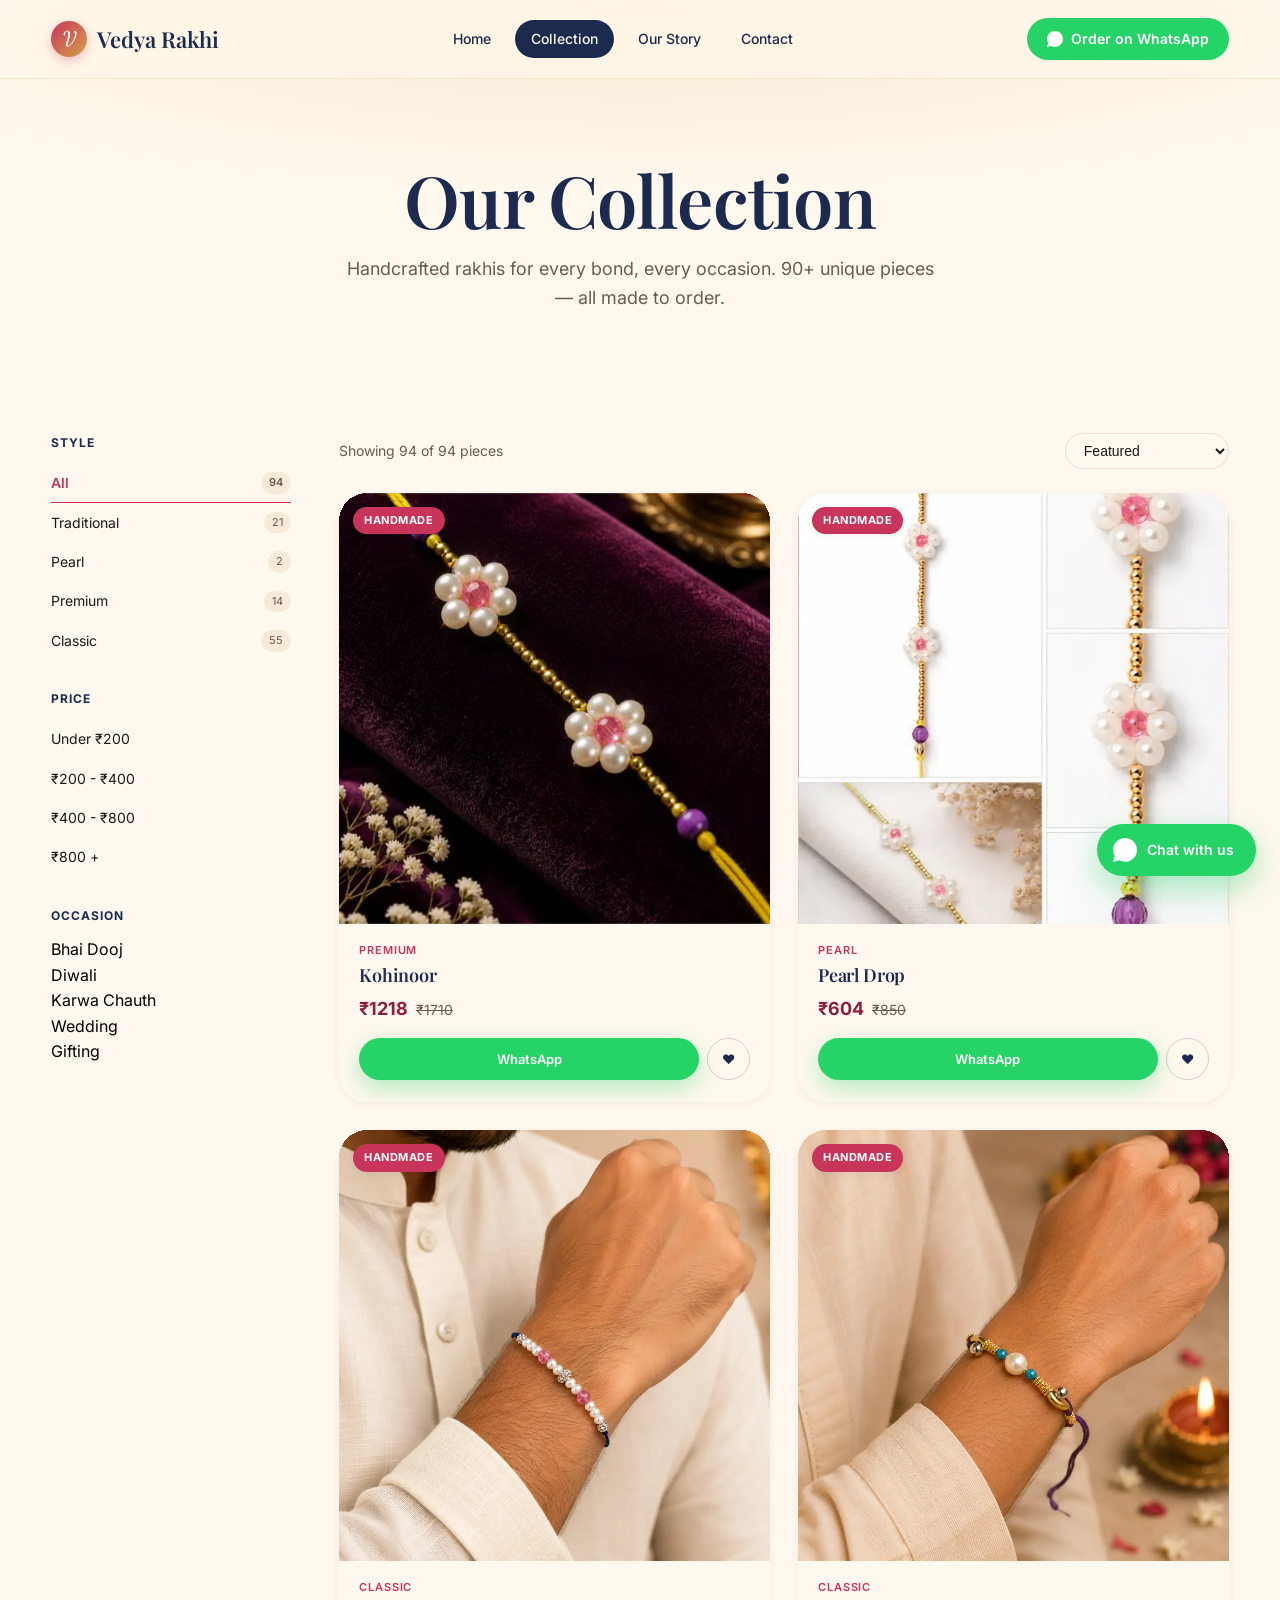
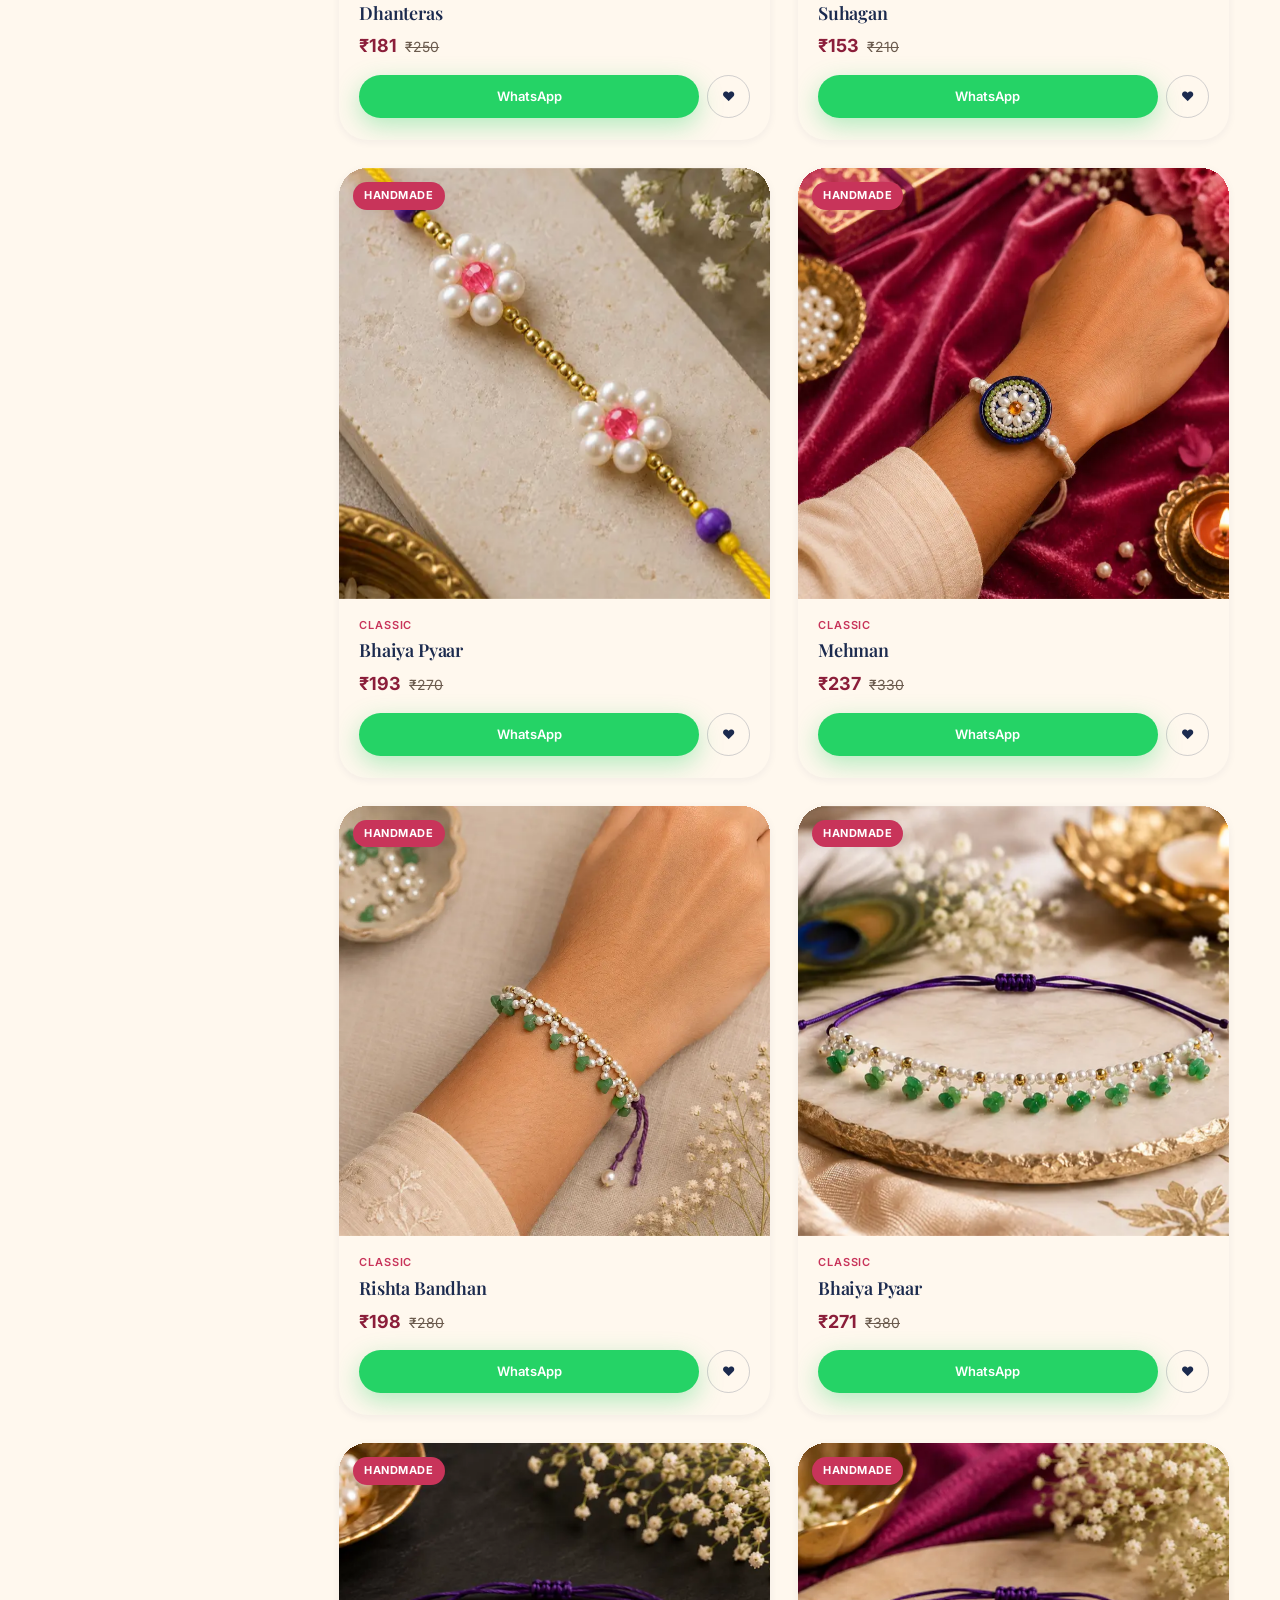
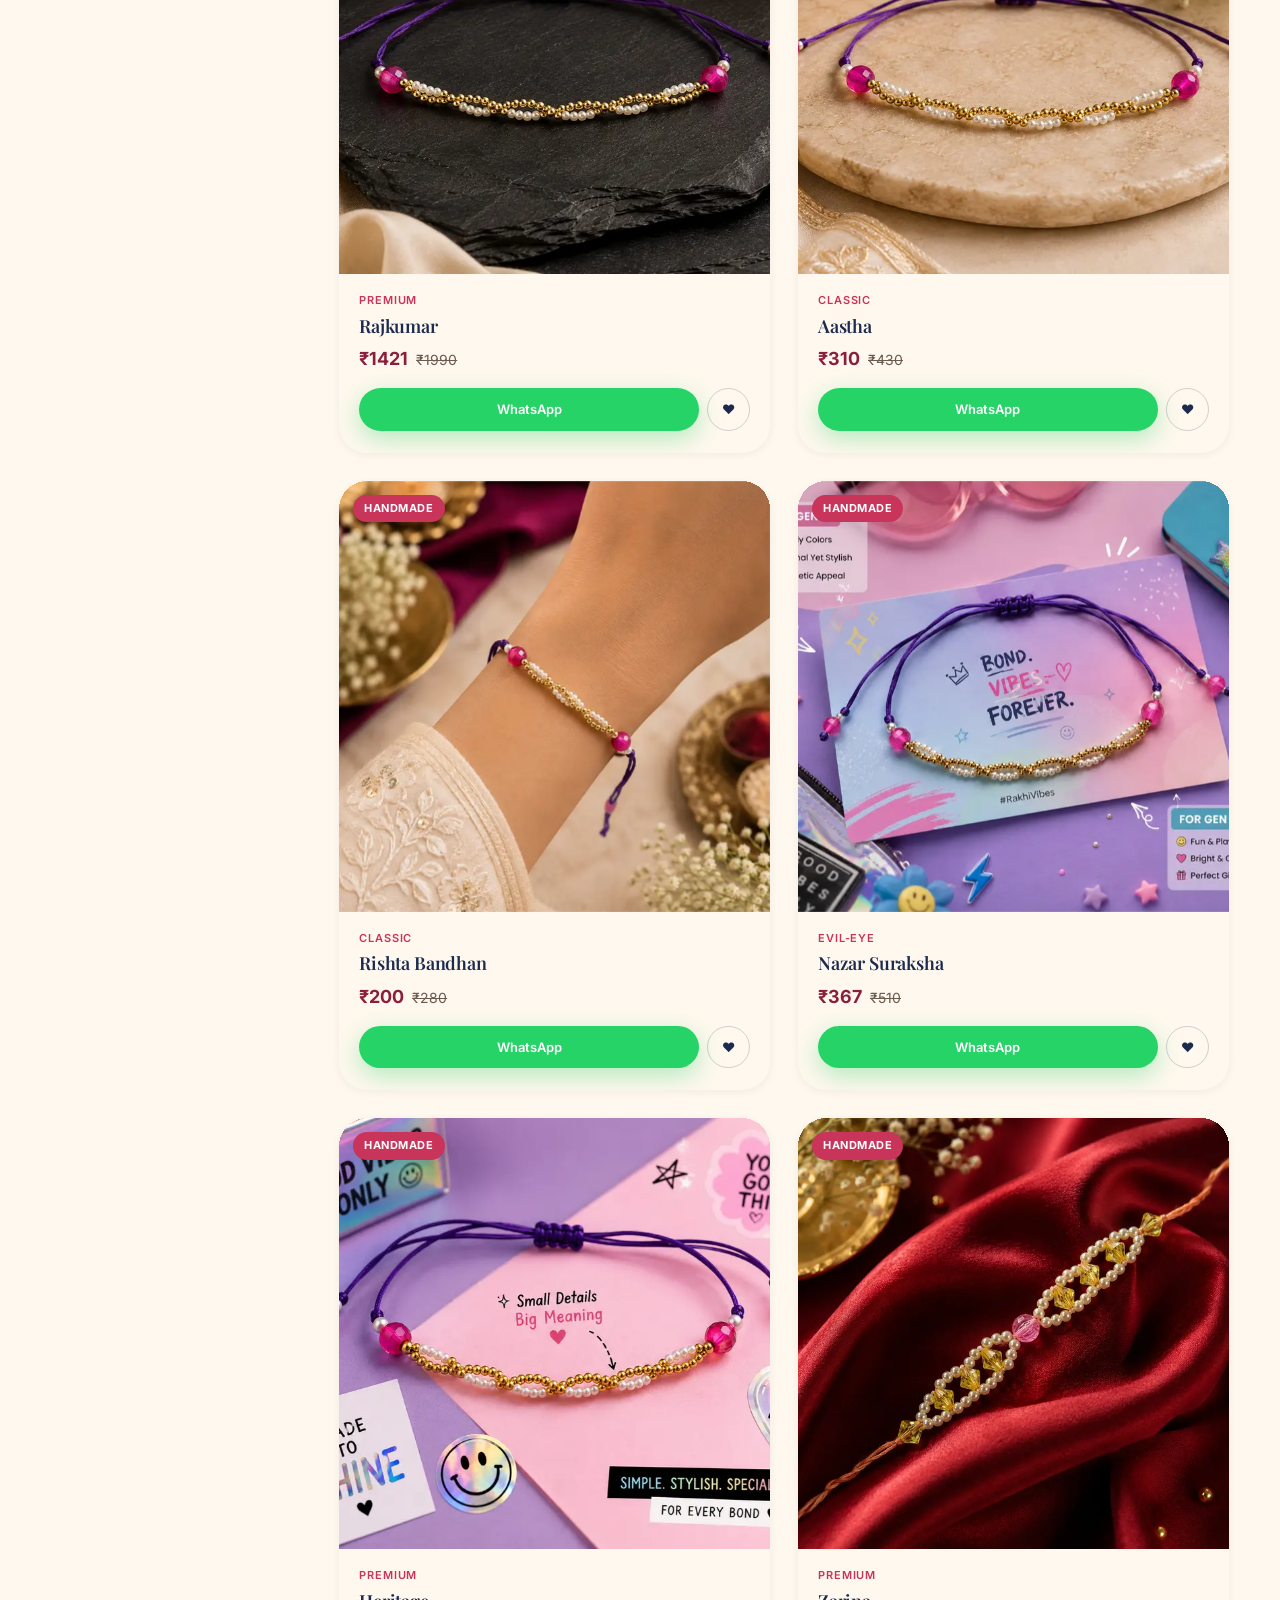
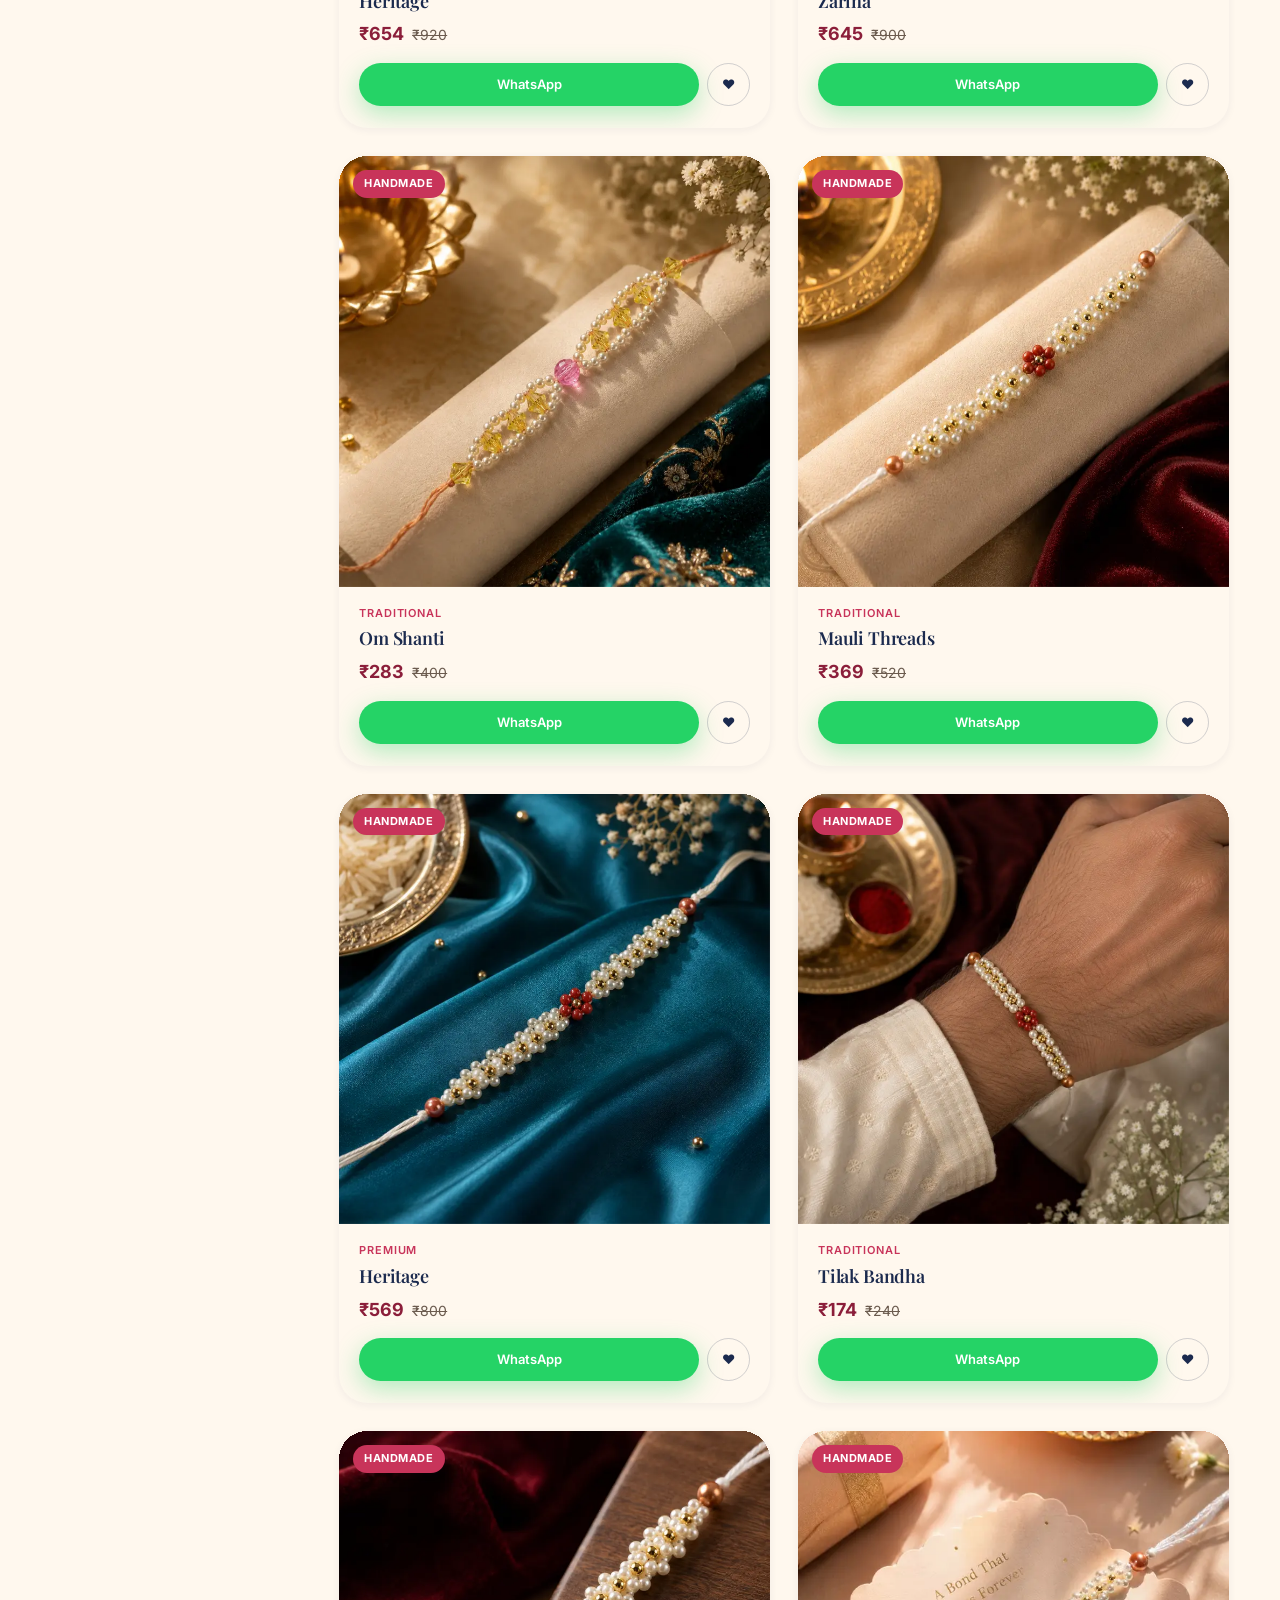
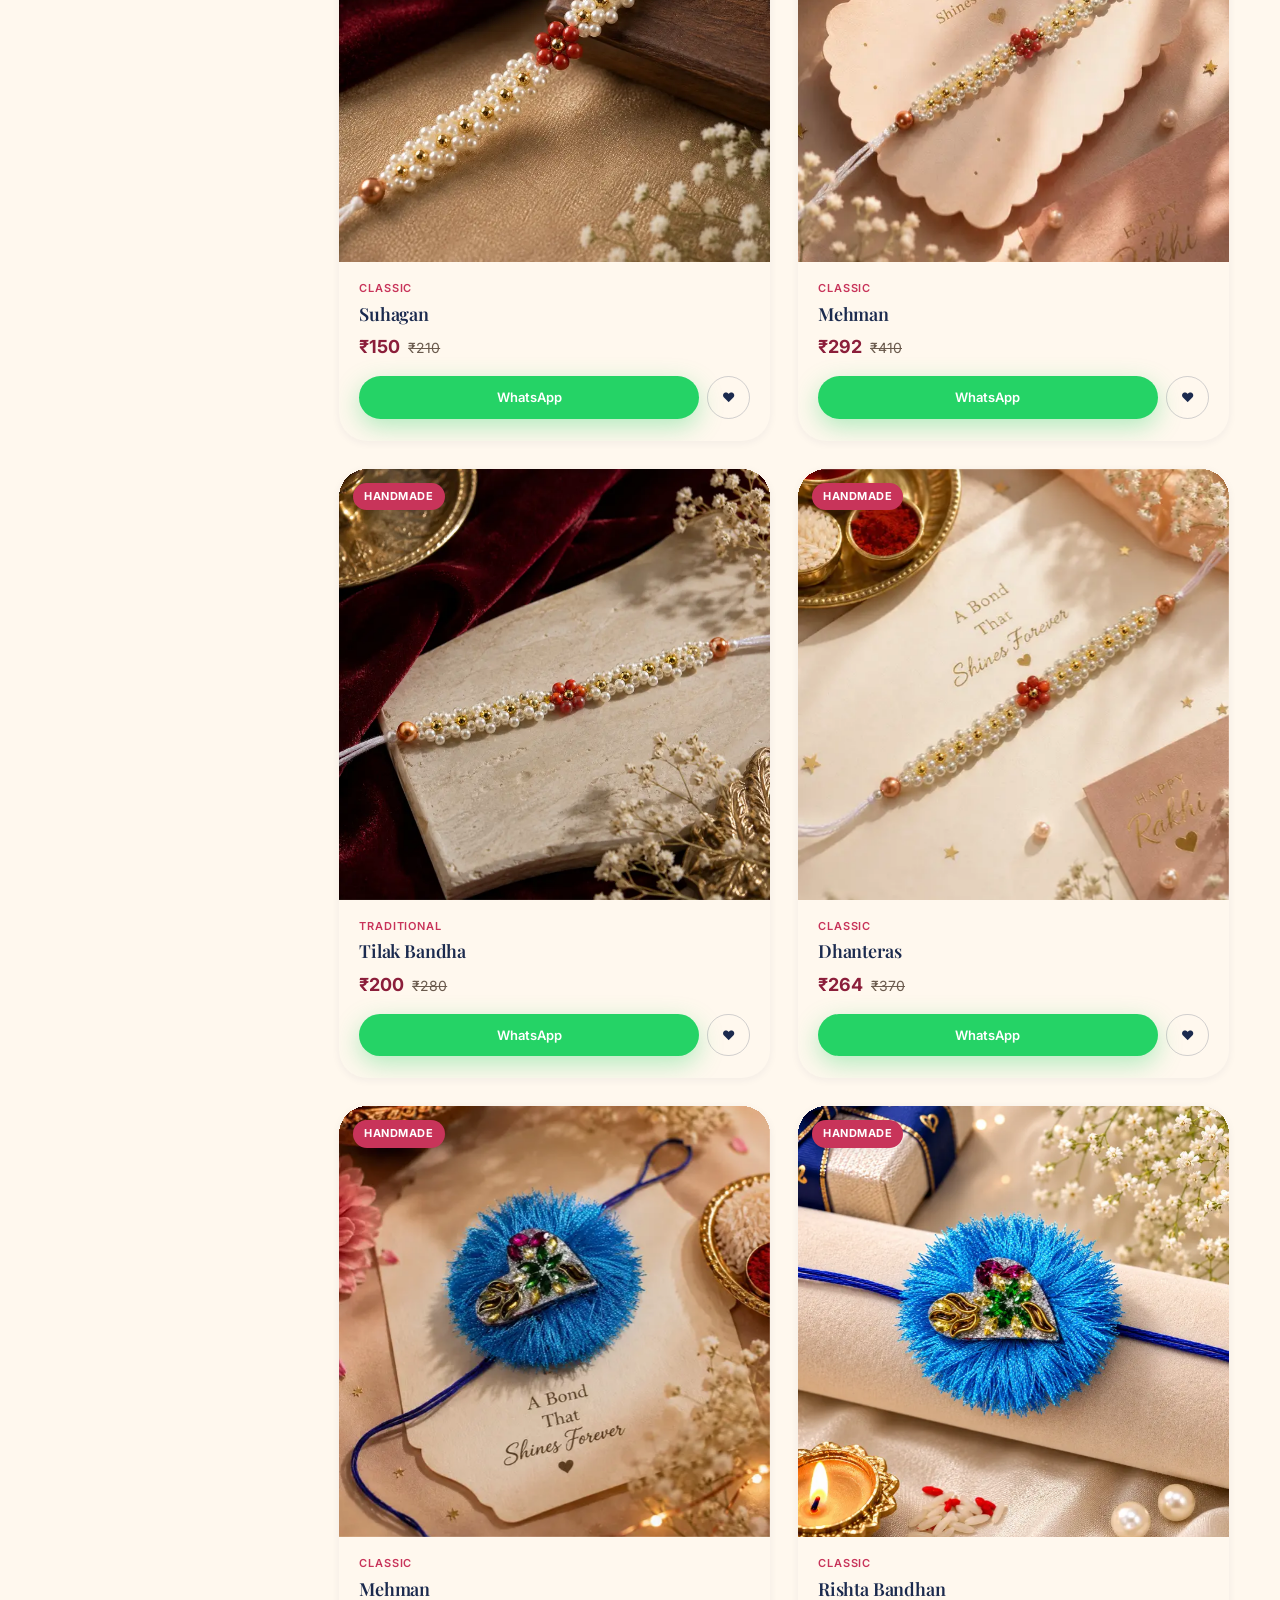
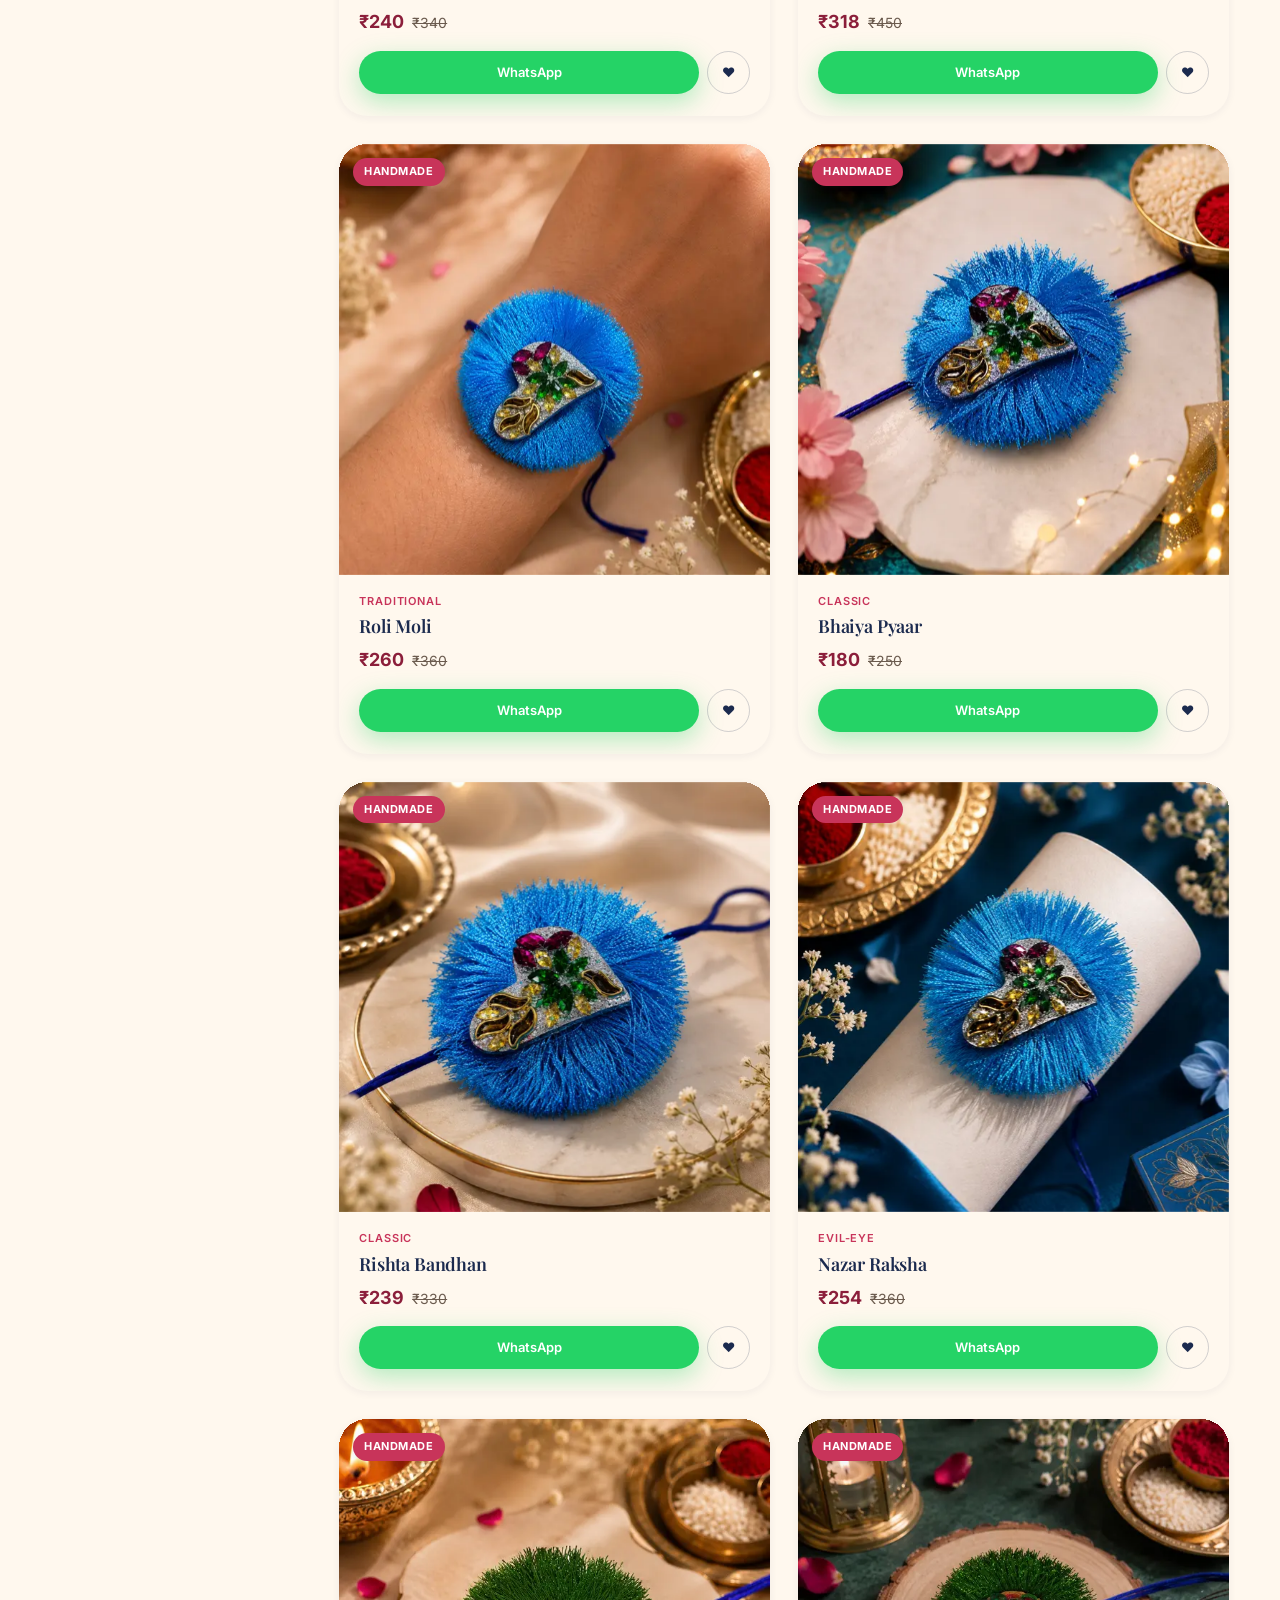
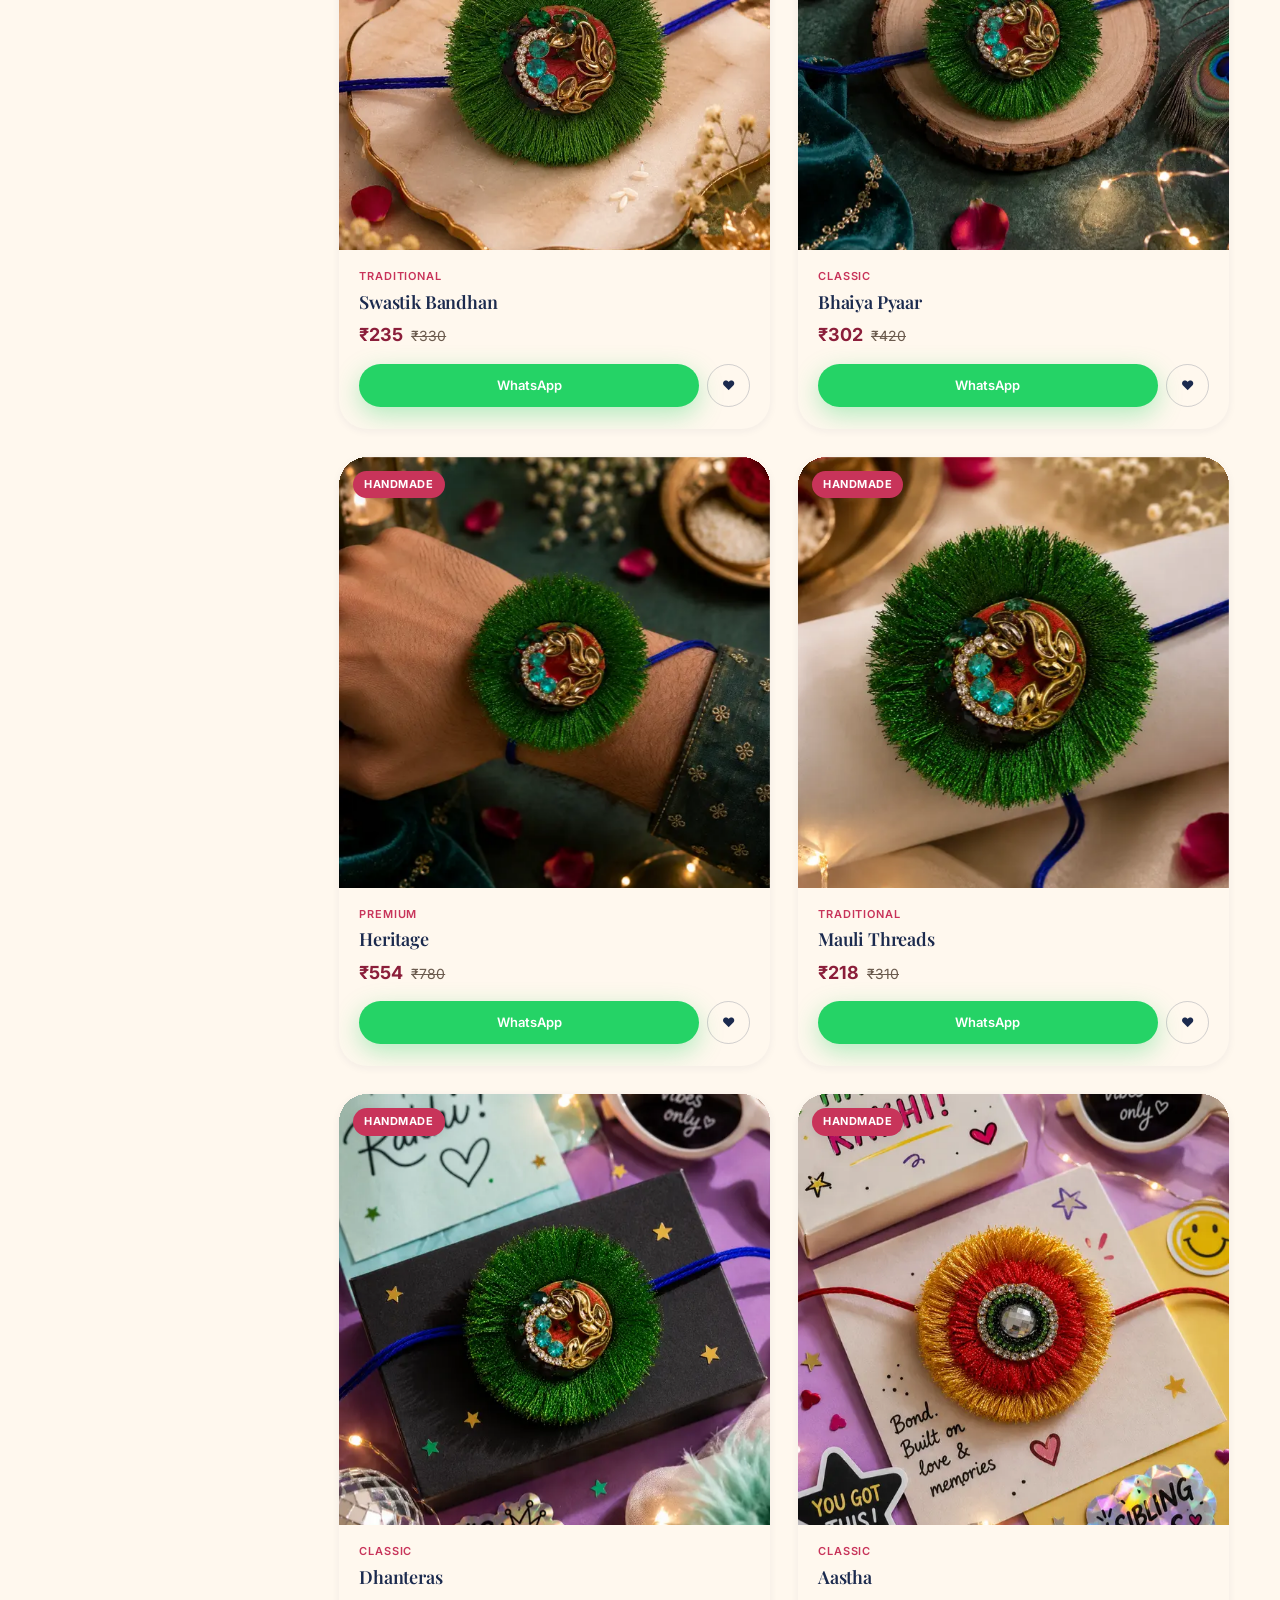
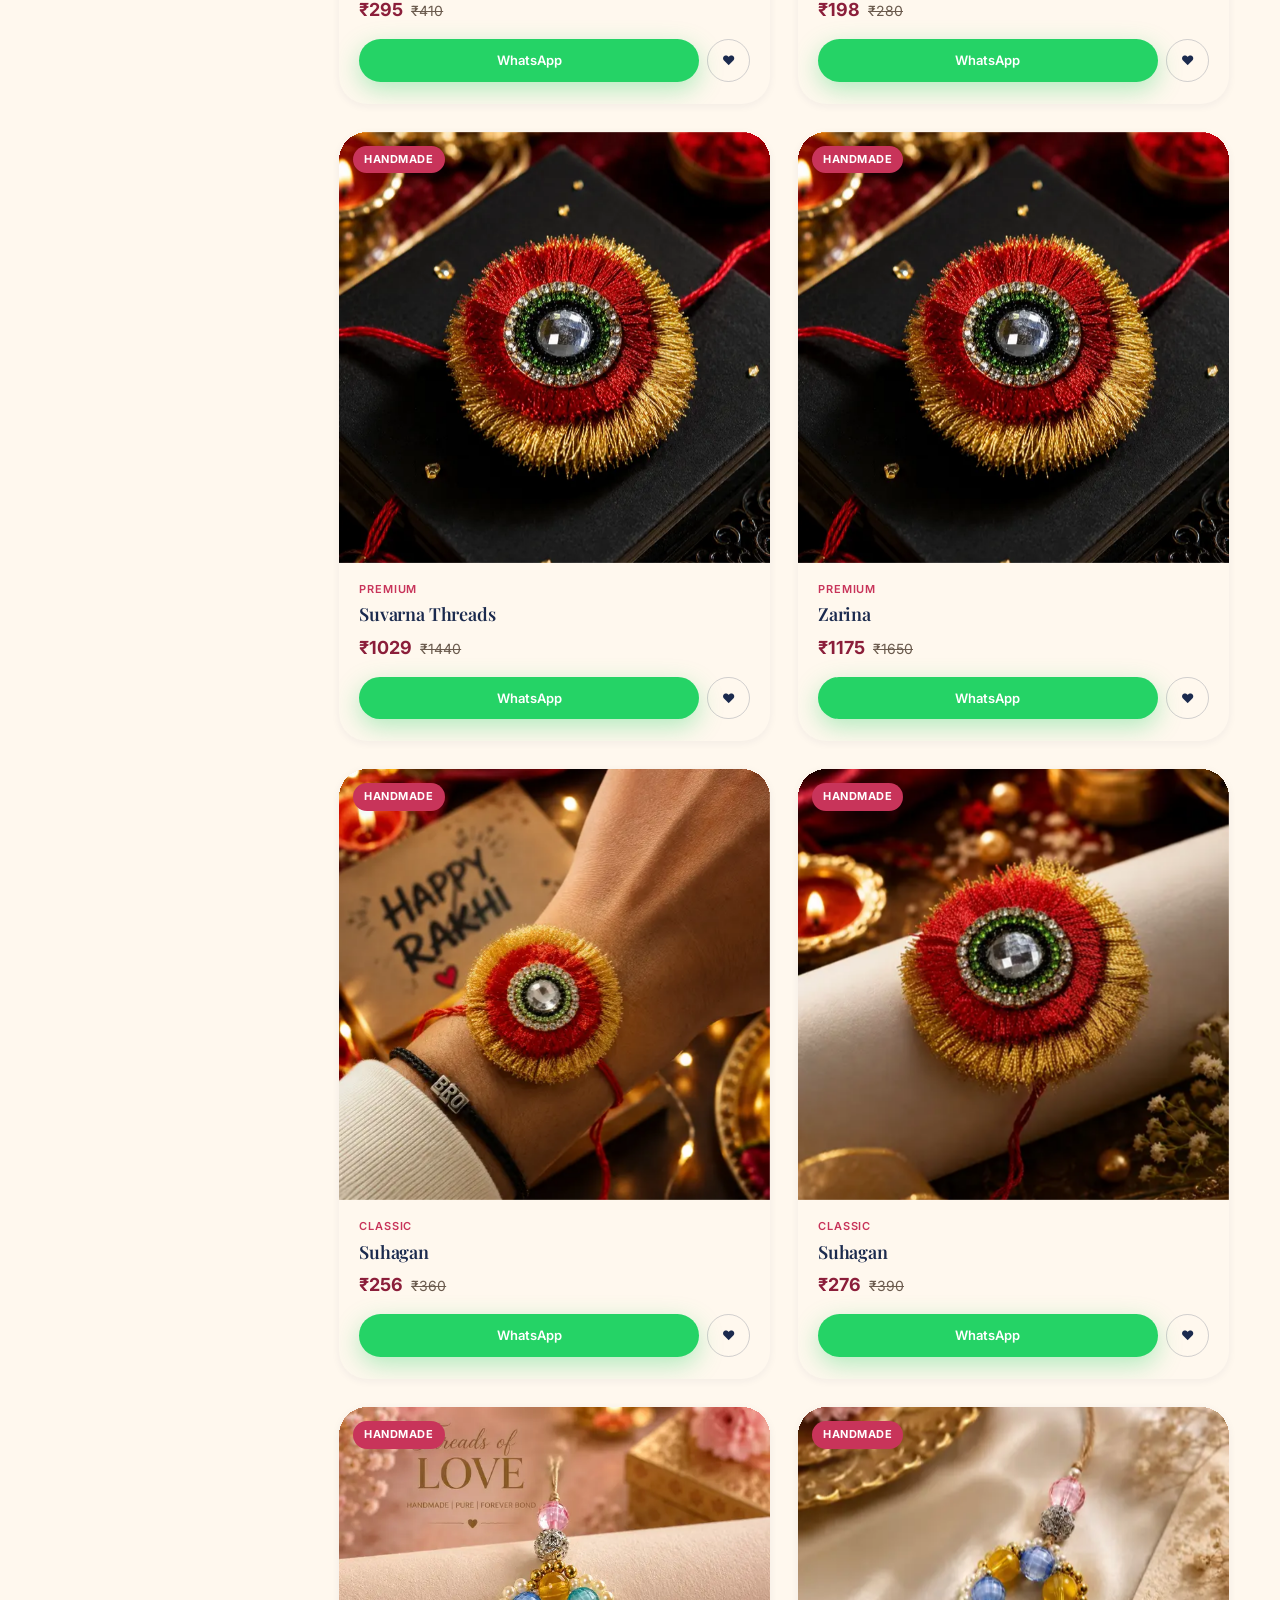
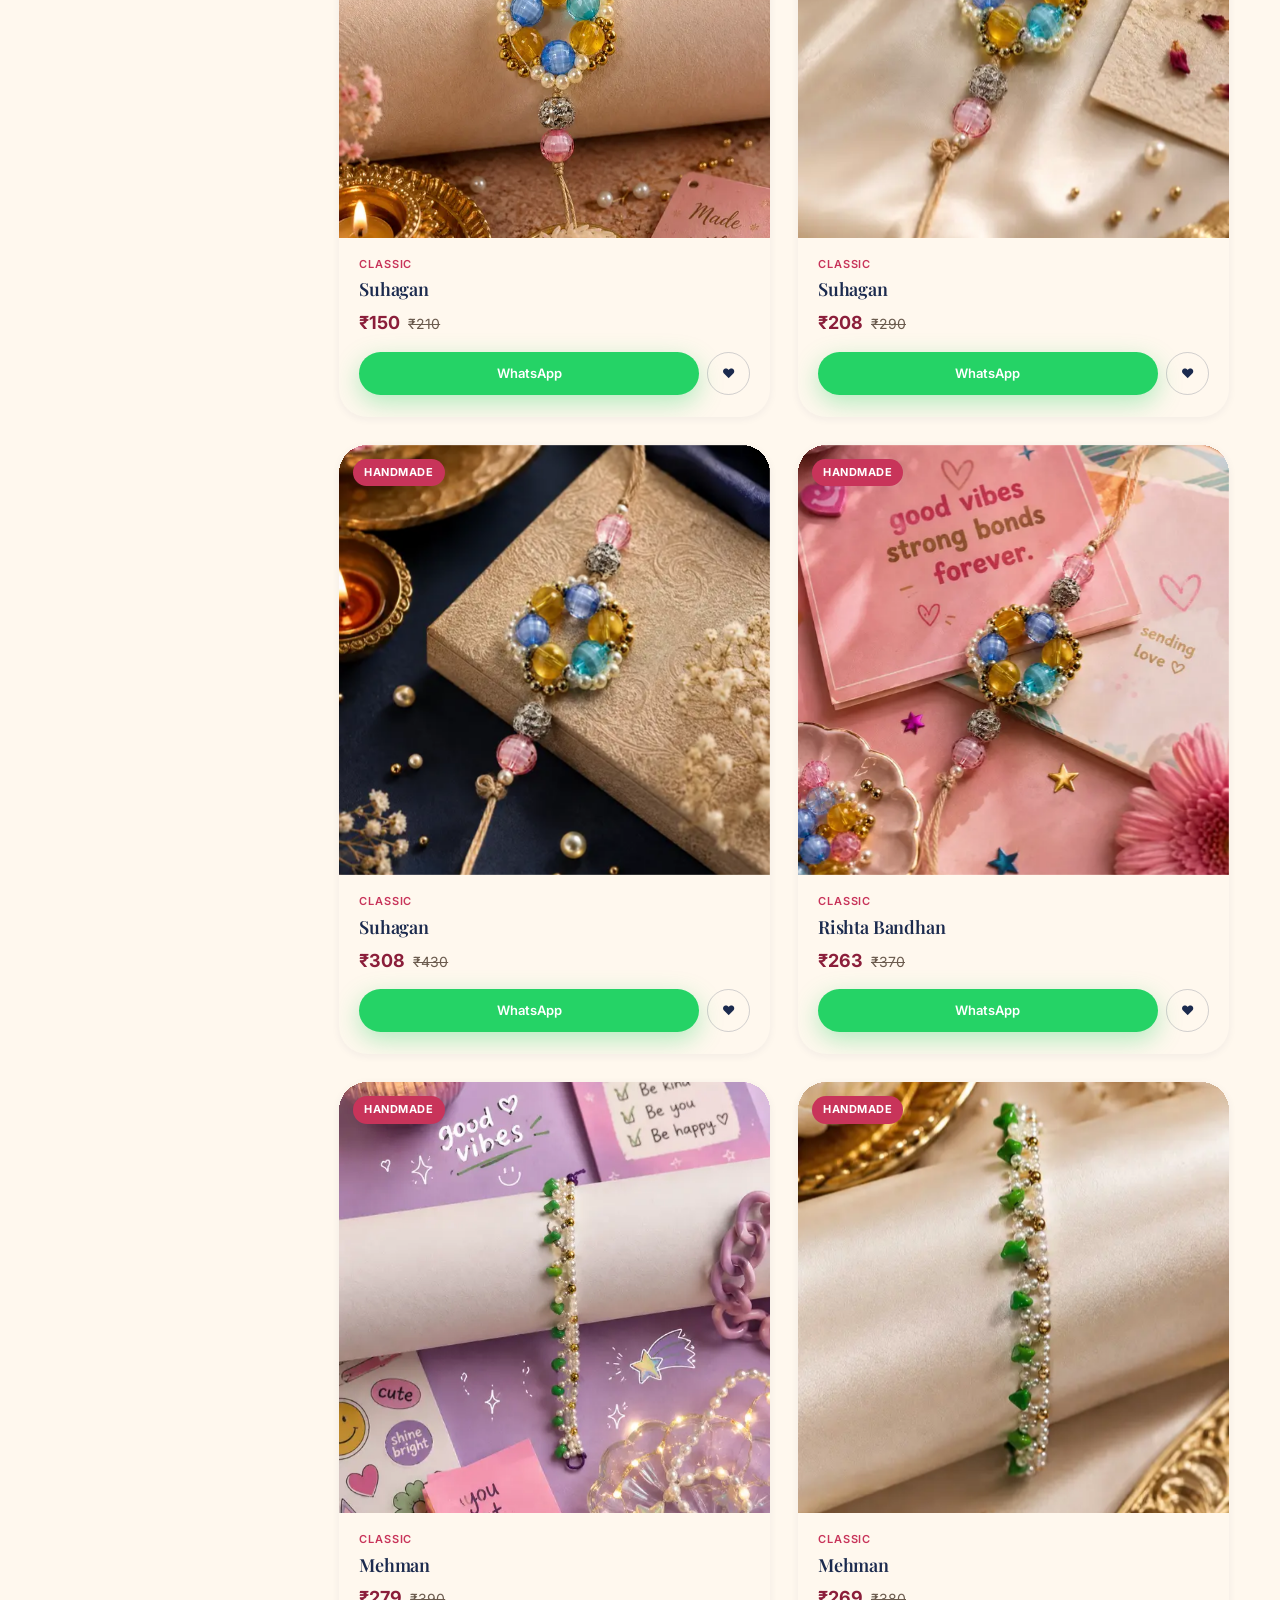
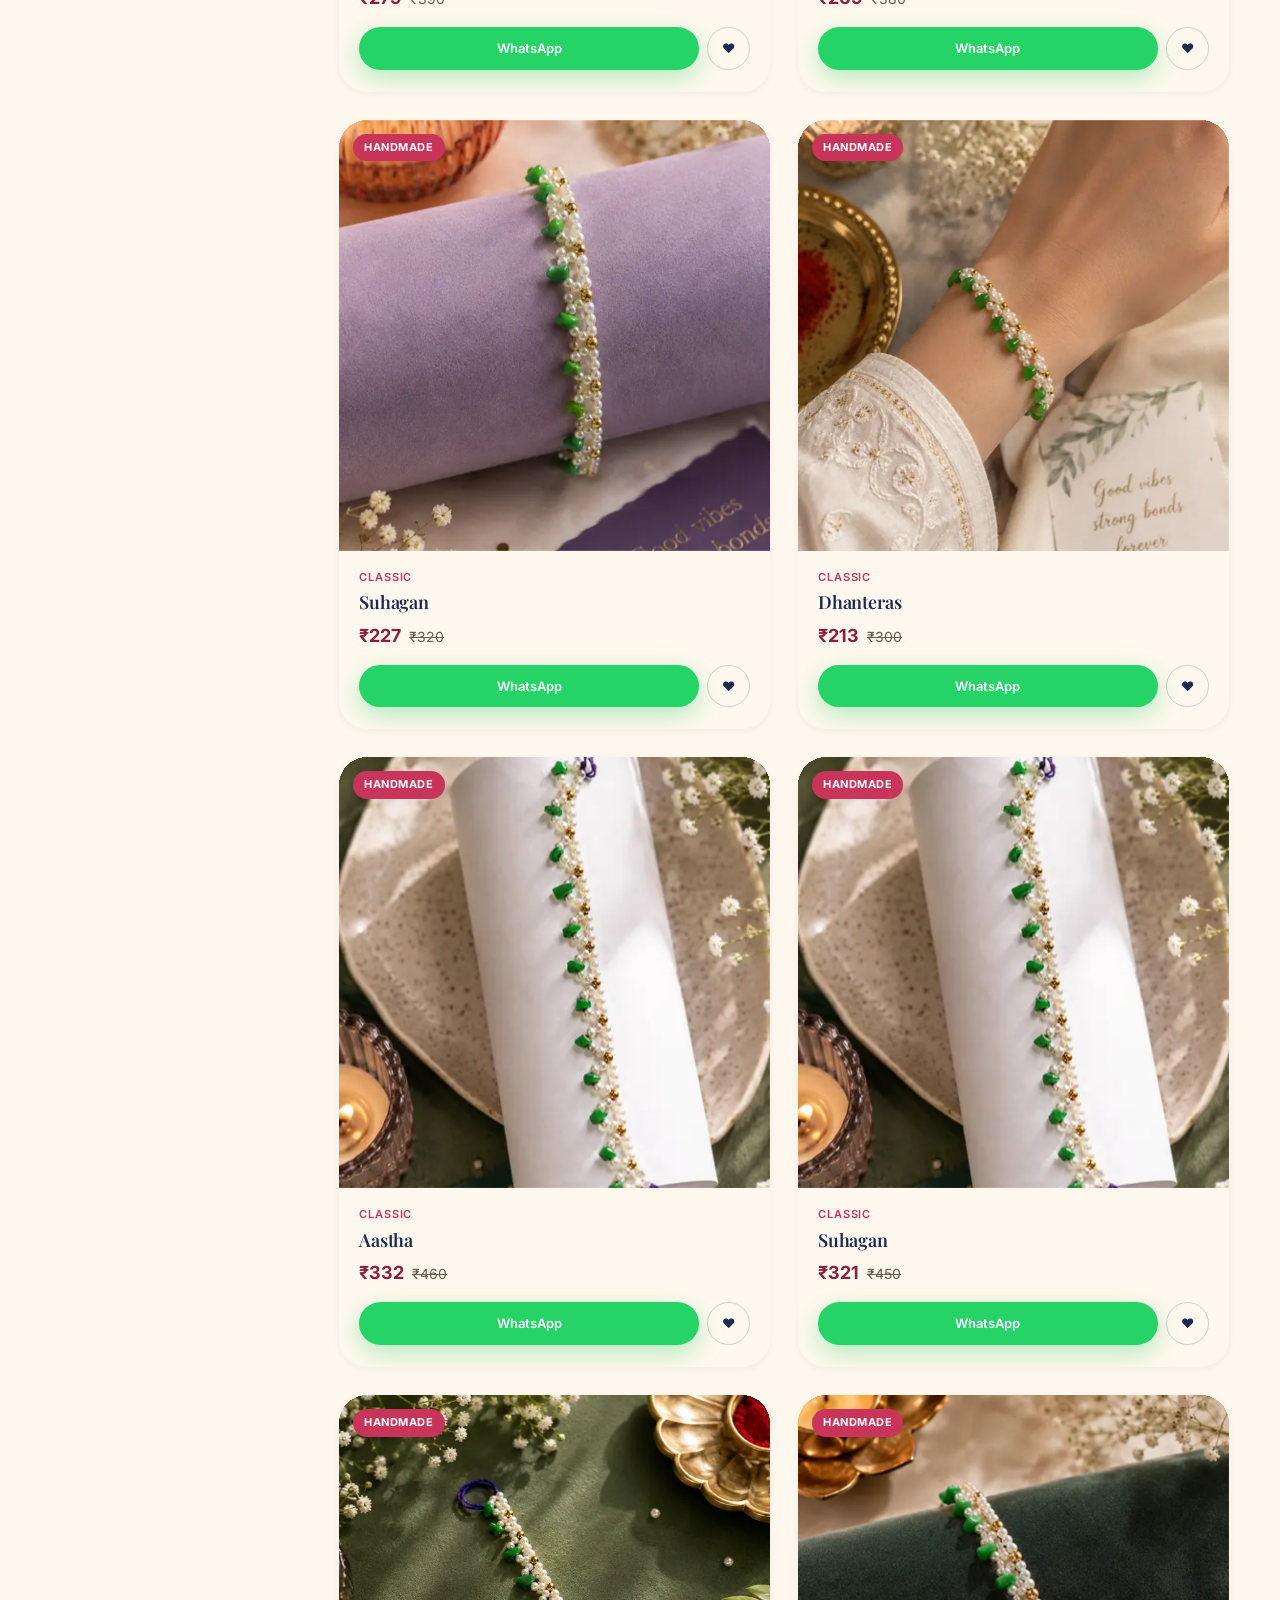
<file: collection.html>
<!DOCTYPE html>
<html lang="en">
<head>
  <meta charset="UTF-8">
  <meta name="viewport" content="width=device-width, initial-scale=1.0">
  <title>Collection — Vedya Rakhi</title>
  <meta name="description" content="Browse 90+ handmade rakhis. Traditional, pearl, evil eye, premium collections. Order directly on WhatsApp.">
  <link rel="preconnect" href="https://fonts.googleapis.com">
  <link rel="preconnect" href="https://fonts.gstatic.com" crossorigin>
  <link href="https://fonts.googleapis.com/css2?family=Inter:wght@400;500;600;700&family=Playfair+Display:ital,wght@0,400;0,500;0,600;0,700;1,400&family=Dancing+Script:wght@500;600;700&display=swap" rel="stylesheet">
  <link rel="stylesheet" href="assets/css/style.css">
</head>
<body>

  <nav class="nav">
    <div class="container nav__inner">
      <a href="index.html" class="nav__logo">
        <span class="nav__logo-mark">V</span> Vedya Rakhi
      </a>
      <div class="nav__links">
        <a href="index.html" class="nav__link">Home</a>
        <a href="collection.html" class="nav__link active">Collection</a>
        <a href="about.html" class="nav__link">Our Story</a>
        <a href="contact.html" class="nav__link">Contact</a>
      </div>
      <a href="https://wa.me/919767066941" class="nav__cta" target="_blank" rel="noopener">
        <svg viewBox="0 0 24 24" width="16" height="16" fill="currentColor"><path d="M.057 24l1.687-6.163c-1.041-1.804-1.588-3.849-1.587-5.946.003-6.556 5.338-11.891 11.893-11.891 3.181.001 6.167 1.24 8.413 3.488 2.245 2.248 3.481 5.236 3.48 8.414-.003 6.557-5.338 11.892-11.893 11.892-1.99-.001-3.951-.5-5.688-1.448L.057 24z"/></svg>
        Order on WhatsApp
      </a>
      <button class="nav__burger" aria-label="Menu"><span></span></button>
    </div>
  </nav>

  <header class="page-hero">
    <h1 class="page-hero__title">Our Collection</h1>
    <p class="page-hero__sub">Handcrafted rakhis for every bond, every occasion. 90+ unique pieces — all made to order.</p>
  </header>

  <section class="section" style="padding-top:40px">
    <div class="container">
      <div class="shop">
        <aside class="filter">
          <div class="filter__group">
            <div class="filter__title">Style</div>
            <ul class="filter__list">
              <li><button class="filter__btn active" data-filter="all">All <span class="filter__count" id="cnt-all">0</span></button></li>
              <li><button class="filter__btn" data-filter="traditional">Traditional <span class="filter__count" id="cnt-traditional">0</span></button></li>
              <li><button class="filter__btn" data-filter="pearl">Pearl <span class="filter__count" id="cnt-pearl">0</span></button></li>
              <li><button class="filter__btn" data-filter="premium">Premium <span class="filter__count" id="cnt-premium">0</span></button></li>
              <li><button class="filter__btn" data-filter="classic">Classic <span class="filter__count" id="cnt-classic">0</span></button></li>
            </ul>
          </div>
          <div class="filter__group">
            <div class="filter__title">Price</div>
            <ul class="filter__list">
              <li><button class="filter__btn" data-price="0-200">Under ₹200</button></li>
              <li><button class="filter__btn" data-price="200-400">₹200 - ₹400</button></li>
              <li><button class="filter__btn" data-price="400-800">₹400 - ₹800</button></li>
              <li><button class="filter__btn" data-price="800-9999">₹800 +</button></li>
            </ul>
          </div>
          <div class="filter__group">
            <div class="filter__title">Occasion</div>
            <ul class="filter__list">
              <li><button>Bhai Dooj</button></li>
              <li><button>Diwali</button></li>
              <li><button>Karwa Chauth</button></li>
              <li><button>Wedding</button></li>
              <li><button>Gifting</button></li>
            </ul>
          </div>
        </aside>

        <div>
          <div class="shop__toolbar">
            <span id="count-display">Loading...</span>
            <select class="shop__sort">
              <option>Featured</option>
              <option>Price: Low to High</option>
              <option>Price: High to Low</option>
              <option>Newest</option>
            </select>
          </div>
          <div class="products" id="collection-grid"></div>
        </div>
      </div>
    </div>
  </section>

  <!-- CTA -->
  <section class="section section--alt" style="padding-top:0">
    <div class="container">
      <div class="cta-banner reveal">
        <h2 class="cta-banner__title">Can't find the perfect one?</h2>
        <p class="cta-banner__sub">We make custom rakhis. Tell us your brother's name, his favorite color, and we'll craft something just for him.</p>
        <a href="https://wa.me/919767066941?text=Hi%20Vedya%20Rakhi%2C%20I%27d%20like%20a%20custom%20rakhi" class="btn" target="_blank" rel="noopener">Request Custom Order</a>
      </div>
    </div>
  </section>

  <!-- Footer (same) -->
  <footer class="footer">
    <div class="container">
      <div class="footer__grid">
        <div class="footer__brand">
          <a href="index.html" class="nav__logo" style="color:var(--ivory)"><span class="nav__logo-mark">V</span> Vedya Rakhi</a>
          <p>Handmade in Pune by mother's hands.</p>
        </div>
        <div class="footer__col"><h4>Shop</h4><ul>
          <li><a href="collection.html">All Rakhis</a></li>
          <li><a href="collection.html">Premium</a></li>
          <li><a href="collection.html">Pearl</a></li>
        </ul></div>
        <div class="footer__col"><h4>Brand</h4><ul>
          <li><a href="about.html">Our Story</a></li>
          <li><a href="contact.html">Contact</a></li>
        </ul></div>
        <div class="footer__col"><h4>Help</h4><ul>
          <li><a href="contact.html">Shipping</a></li>
          <li><a href="contact.html">Returns</a></li>
        </ul></div>
      </div>
      <div class="footer__bottom">
        <span>© 2026 Vedya Rakhi · Made with love in Pune</span>
        <div class="footer__socials">
          <a href="https://instagram.com/vedyarakhi" target="_blank" rel="noopener" aria-label="Instagram"><svg width="16" height="16" viewBox="0 0 24 24" fill="currentColor"><path d="M12 2.163c3.204 0 3.584.012 4.85.07 3.252.148 4.771 1.691 4.919 4.919.058 1.265.069 1.645.069 4.849 0 3.205-.012 3.584-.069 4.849-.149 3.225-1.664 4.771-4.919 4.919-1.266.058-1.644.07-4.85.07-3.204 0-3.584-.012-4.849-.07-3.26-.149-4.771-1.699-4.919-4.92-.058-1.265-.07-1.644-.07-4.849 0-3.204.013-3.583.07-4.849.149-3.227 1.664-4.771 4.919-4.919 1.266-.057 1.645-.069 4.849-.069zm0-2.163c-3.259 0-3.667.014-4.947.072-4.358.2-6.78 2.618-6.98 6.98-.059 1.281-.073 1.689-.073 4.948 0 3.259.014 3.668.072 4.948.2 4.358 2.618 6.78 6.98 6.98 1.281.058 1.689.072 4.948.072 3.259 0 3.668-.014 4.948-.072 4.354-.2 6.782-2.618 6.979-6.98.059-1.28.073-1.689.073-4.948 0-3.259-.014-3.667-.072-4.947-.196-4.354-2.617-6.78-6.979-6.98-1.281-.059-1.69-.073-4.949-.073zm0 5.838c-3.403 0-6.162 2.759-6.162 6.162s2.759 6.163 6.162 6.163 6.162-2.759 6.162-6.163c0-3.403-2.759-6.162-6.162-6.162zm0 10.162c-2.209 0-4-1.79-4-4 0-2.209 1.791-4 4-4s4 1.791 4 4c0 2.21-1.791 4-4 4zm6.406-11.845c-.796 0-1.441.645-1.441 1.44s.645 1.44 1.441 1.44c.795 0 1.439-.645 1.439-1.44s-.644-1.44-1.439-1.44z"/></svg></a>
          <a href="mailto:vedya.rakhi@gmail.com" aria-label="Email"><svg width="16" height="16" viewBox="0 0 24 24" fill="currentColor"><path d="M20 4H4c-1.1 0-1.99.9-1.99 2L2 18c0 1.1.9 2 2 2h16c1.1 0 2-.9 2-2V6c0-1.1-.9-2-2-2zm0 4l-8 5-8-5V6l8 5 8-5v2z"/></svg></a>
          <a href="https://wa.me/919767066941" target="_blank" rel="noopener" aria-label="WhatsApp"><svg width="16" height="16" viewBox="0 0 24 24" fill="currentColor"><path d="M.057 24l1.687-6.163c-1.041-1.804-1.588-3.849-1.587-5.946.003-6.556 5.338-11.891 11.893-11.891 3.181.001 6.167 1.24 8.413 3.488 2.245 2.248 3.481 5.236 3.48 8.414-.003 6.557-5.338 11.892-11.893 11.892-1.99-.001-3.951-.5-5.688-1.448l-6.305 1.654zm6.597-3.807c1.676.995 3.276 1.591 5.392 1.592 5.448 0 9.886-4.434 9.889-9.885.002-5.462-4.415-9.89-9.881-9.892-5.452 0-9.887 4.434-9.889 9.884-.001 2.225.651 3.891 1.746 5.634l-.999 3.648 3.742-.981zm11.387-5.464c-.074-.124-.272-.198-.57-.347-.297-.149-1.758-.868-2.031-.967-.272-.099-.47-.149-.669.149-.198.297-.768.967-.941 1.165-.173.198-.347.223-.644.074-.297-.149-1.255-.462-2.39-1.475-.883-.788-1.48-1.761-1.653-2.059-.173-.297-.018-.458.13-.606.134-.133.297-.347.446-.521.151-.172.2-.296.3-.495.099-.198.05-.372-.025-.521-.075-.148-.669-1.611-.916-2.206-.242-.579-.487-.501-.669-.51l-.57-.01c-.198 0-.52.074-.792.372s-1.04 1.016-1.04 2.479 1.065 2.876 1.213 3.074c.149.198 2.095 3.2 5.076 4.487.709.306 1.263.489 1.694.626.712.226 1.36.194 1.872.118.571-.085 1.758-.719 2.006-1.413.248-.695.248-1.29.173-1.414z"/></svg></a>
        </div>
      </div>
    </div>
  </footer>

  <a href="https://wa.me/919767066941" class="wa-float" target="_blank" rel="noopener" aria-label="Chat on WhatsApp">
    <svg viewBox="0 0 24 24" fill="currentColor"><path d="M.057 24l1.687-6.163c-1.041-1.804-1.588-3.849-1.587-5.946.003-6.556 5.338-11.891 11.893-11.891 3.181.001 6.167 1.24 8.413 3.488 2.245 2.248 3.481 5.236 3.48 8.414-.003 6.557-5.338 11.892-11.893 11.892-1.99-.001-3.951-.5-5.688-1.448L.057 24z"/></svg>
    <span class="wa-float__label">Chat with us</span>
  </a>

  <script src="assets/js/main.js"></script>
  <script>
    (async () => {
      const r = await fetch('assets/manifest.json');
      const m = await r.json();
      const all = m.products;
      const grid = document.getElementById('collection-grid');
      const counts = { all: all.length, traditional: 0, pearl: 0, premium: 0, classic: 0 };
      all.forEach(p => { counts[p.style] = (counts[p.style] || 0) + 1; });
      Object.entries(counts).forEach(([k, v]) => {
        const el = document.getElementById('cnt-' + k);
        if (el) el.textContent = v;
      });

      const render = (items) => {
        grid.innerHTML = items.map((p, i) => `
          <article class="product" data-style="${p.style}" data-price="${p.price}">
            <div class="product__media">
              <div class="product__media-inner">
                <img src="assets/images/products_web/${p.file_webp}" alt="${p.name}" loading="lazy">
              </div>
              <div class="product__badges">
                <span class="badge badge--handmade">Handmade</span>
              </div>
              <div class="product__quickview">
                <button class="product__quickview-btn" onclick="window.open('https://wa.me/919767066941?text=${encodeURIComponent(`Hi Vedya Rakhi, I'm interested in the ${p.name} (₹${p.price})`)}', '_blank')">Order Now</button>
              </div>
            </div>
            <div class="product__body">
              <div class="product__style">${p.style}</div>
              <h3 class="product__name">${p.name}</h3>
              <div class="product__price">
                <span class="product__price-now">₹${p.price}</span>
                <span class="product__price-was">₹${Math.round(p.price * 1.4 / 10) * 10}</span>
              </div>
              <div class="product__cta">
                <a href="https://wa.me/919767066941?text=${encodeURIComponent(`Hi Vedya Rakhi, I'm interested in the ${p.name} (₹${p.price})`)}" class="btn btn--whatsapp" target="_blank" rel="noopener">WhatsApp</a>
                <button class="btn btn--ghost" aria-label="Save">♥</button>
              </div>
            </div>
          </article>
        `).join('');
        document.getElementById('count-display').textContent = `Showing ${items.length} of ${all.length} pieces`;
      };

      render(all);

      // Filter handlers
      document.querySelectorAll('.filter__btn[data-filter]').forEach(btn => {
        btn.addEventListener('click', () => {
          const f = btn.dataset.filter;
          document.querySelectorAll('.filter__btn[data-filter]').forEach(b => b.classList.toggle('active', b === btn));
          render(f === 'all' ? all : all.filter(p => p.style === f));
        });
      });

      document.querySelectorAll('.filter__btn[data-price]').forEach(btn => {
        btn.addEventListener('click', () => {
          document.querySelectorAll('.filter__btn[data-price]').forEach(b => b.classList.toggle('active', b === btn));
          const [lo, hi] = btn.dataset.price.split('-').map(Number);
          render(all.filter(p => p.price >= lo && p.price < hi));
        });
      });
    })();
  </script>
</body>
</html>
</file>
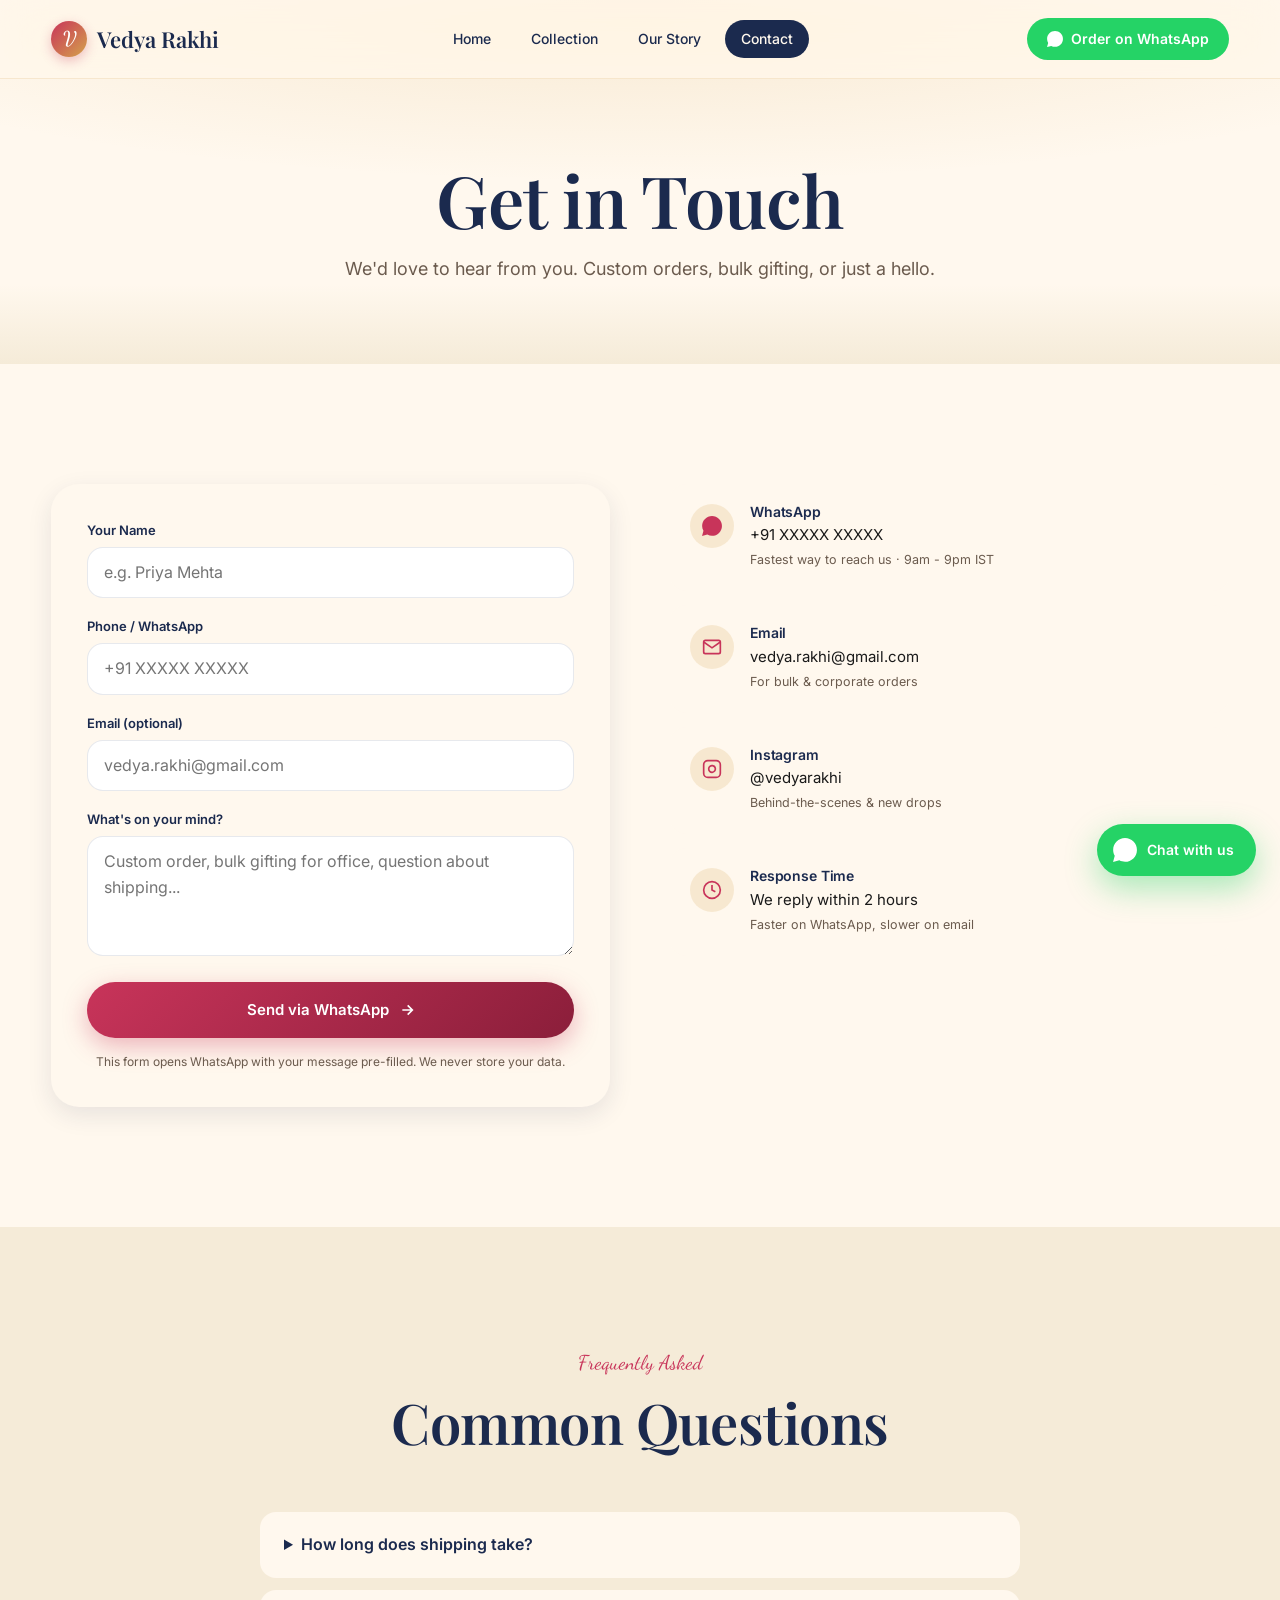
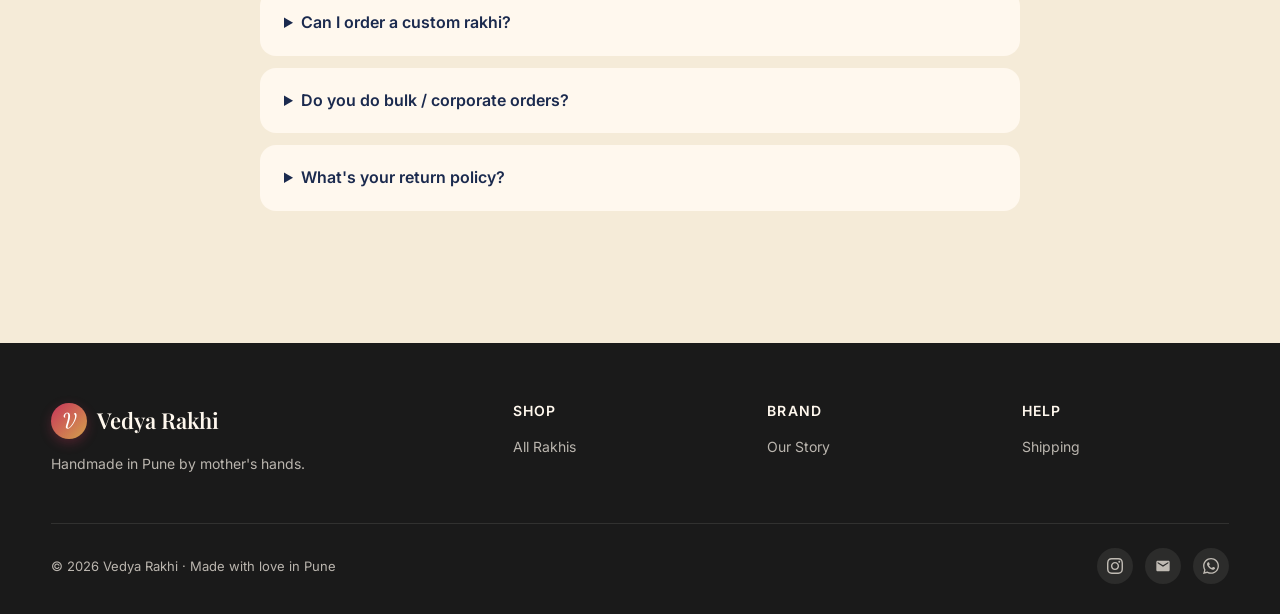
<file: contact.html>
<!DOCTYPE html>
<html lang="en">
<head>
  <meta charset="UTF-8">
  <meta name="viewport" content="width=device-width, initial-scale=1.0">
  <title>Contact — Vedya Rakhi</title>
  <meta name="description" content="Get in touch with Vedya Rakhi. Custom orders, bulk gifting, shipping queries — we reply within 2 hours.">
  <link rel="preconnect" href="https://fonts.googleapis.com">
  <link rel="preconnect" href="https://fonts.gstatic.com" crossorigin>
  <link href="https://fonts.googleapis.com/css2?family=Inter:wght@400;500;600;700&family=Playfair+Display:ital,wght@0,400;0,500;0,600;0,700;1,400&family=Dancing+Script:wght@500;600;700&display=swap" rel="stylesheet">
  <link rel="stylesheet" href="assets/css/style.css">
</head>
<body>

  <nav class="nav">
    <div class="container nav__inner">
      <a href="index.html" class="nav__logo"><span class="nav__logo-mark">V</span> Vedya Rakhi</a>
      <div class="nav__links">
        <a href="index.html" class="nav__link">Home</a>
        <a href="collection.html" class="nav__link">Collection</a>
        <a href="about.html" class="nav__link">Our Story</a>
        <a href="contact.html" class="nav__link active">Contact</a>
      </div>
      <a href="https://wa.me/919767066941" class="nav__cta" target="_blank" rel="noopener">
        <svg viewBox="0 0 24 24" width="16" height="16" fill="currentColor"><path d="M.057 24l1.687-6.163c-1.041-1.804-1.588-3.849-1.587-5.946.003-6.556 5.338-11.891 11.893-11.891 3.181.001 6.167 1.24 8.413 3.488 2.245 2.248 3.481 5.236 3.48 8.414-.003 6.557-5.338 11.892-11.893 11.892-1.99-.001-3.951-.5-5.688-1.448L.057 24z"/></svg>
        Order on WhatsApp
      </a>
      <button class="nav__burger" aria-label="Menu"><span></span></button>
    </div>
  </nav>

  <header class="page-hero">
    <h1 class="page-hero__title">Get in Touch</h1>
    <p class="page-hero__sub">We'd love to hear from you. Custom orders, bulk gifting, or just a hello.</p>
    <div class="page-hero__deco"></div>
  </header>

  <section class="section">
    <div class="container">
      <div class="contact-grid">
        <form class="form">
          <div class="form__field">
            <label class="form__label">Your Name</label>
            <input class="form__input" name="name" type="text" placeholder="e.g. Priya Mehta" required>
          </div>
          <div class="form__field">
            <label class="form__label">Phone / WhatsApp</label>
            <input class="form__input" name="phone" type="tel" placeholder="+91 XXXXX XXXXX">
          </div>
          <div class="form__field">
            <label class="form__label">Email (optional)</label>
            <input class="form__input" name="email" type="email" placeholder="vedya.rakhi@gmail.com">
          </div>
          <div class="form__field">
            <label class="form__label">What's on your mind?</label>
            <textarea class="form__textarea" name="message" placeholder="Custom order, bulk gifting for office, question about shipping..."></textarea>
          </div>
          <button type="submit" class="btn btn--primary" style="width:100%;justify-content:center">
            Send via WhatsApp
            <svg class="btn__arrow" width="16" height="16" viewBox="0 0 24 24" fill="none" stroke="currentColor" stroke-width="2.5"><path d="M5 12h14M13 5l7 7-7 7"/></svg>
          </button>
          <p style="font-size:12px;color:var(--muted);margin-top:14px;text-align:center">
            This form opens WhatsApp with your message pre-filled. We never store your data.
          </p>
        </form>

        <div>
          <div class="info-card">
            <div class="info-card__icon">
              <svg width="20" height="20" viewBox="0 0 24 24" fill="currentColor"><path d="M.057 24l1.687-6.163c-1.041-1.804-1.588-3.849-1.587-5.946.003-6.556 5.338-11.891 11.893-11.891 3.181.001 6.167 1.24 8.413 3.488 2.245 2.248 3.481 5.236 3.48 8.414-.003 6.557-5.338 11.892-11.893 11.892-1.99-.001-3.951-.5-5.688-1.448L.057 24z"/></svg>
            </div>
            <div>
              <h4>WhatsApp</h4>
              <p>+91 XXXXX XXXXX<br><small style="color:var(--muted)">Fastest way to reach us · 9am - 9pm IST</small></p>
            </div>
          </div>
          <div class="info-card">
            <div class="info-card__icon">
              <svg width="20" height="20" viewBox="0 0 24 24" fill="none" stroke="currentColor" stroke-width="2"><path d="M4 4h16c1.1 0 2 .9 2 2v12c0 1.1-.9 2-2 2H4c-1.1 0-2-.9-2-2V6c0-1.1.9-2 2-2z"/><polyline points="22,6 12,13 2,6"/></svg>
            </div>
            <div>
              <h4>Email</h4>
              <p>vedya.rakhi@gmail.com<br><small style="color:var(--muted)">For bulk & corporate orders</small></p>
            </div>
          </div>
          <div class="info-card">
            <div class="info-card__icon">
              <svg width="20" height="20" viewBox="0 0 24 24" fill="none" stroke="currentColor" stroke-width="2"><rect x="2" y="2" width="20" height="20" rx="5" ry="5"/><path d="M16 11.37A4 4 0 1 1 12.63 8 4 4 0 0 1 16 11.37z"/><line x1="17.5" y1="6.5" x2="17.51" y2="6.5"/></svg>
            </div>
            <div>
              <h4>Instagram</h4>
              <p>@vedyarakhi<br><small style="color:var(--muted)">Behind-the-scenes & new drops</small></p>
            </div>
          </div>
          <div class="info-card">
            <div class="info-card__icon">
              <svg width="20" height="20" viewBox="0 0 24 24" fill="none" stroke="currentColor" stroke-width="2"><circle cx="12" cy="12" r="10"/><polyline points="12,6 12,12 16,14"/></svg>
            </div>
            <div>
              <h4>Response Time</h4>
              <p>We reply within 2 hours<br><small style="color:var(--muted)">Faster on WhatsApp, slower on email</small></p>
            </div>
          </div>
        </div>
      </div>
    </div>
  </section>

  <!-- FAQ -->
  <section class="section section--alt">
    <div class="container">
      <div class="section__head reveal">
        <span class="section__kicker">Frequently Asked</span>
        <h2 class="section__title">Common Questions</h2>
      </div>
      <div style="max-width:760px;margin:0 auto">
        <details class="reveal" style="background:var(--ivory);padding:20px 24px;border-radius:var(--radius-md);margin-bottom:12px">
          <summary style="font-weight:600;color:var(--navy);cursor:pointer;font-size:16px">How long does shipping take?</summary>
          <p style="margin-top:12px;color:var(--muted)">Pan-India delivery in 3-5 business days via India Post. Express shipping available on request.</p>
        </details>
        <details class="reveal" style="background:var(--ivory);padding:20px 24px;border-radius:var(--radius-md);margin-bottom:12px">
          <summary style="font-weight:600;color:var(--navy);cursor:pointer;font-size:16px">Can I order a custom rakhi?</summary>
          <p style="margin-top:12px;color:var(--muted)">Yes — tell us your brother's name, favorite colors, and we'll craft something unique. 5-7 days for custom orders.</p>
        </details>
        <details class="reveal" style="background:var(--ivory);padding:20px 24px;border-radius:var(--radius-md);margin-bottom:12px">
          <summary style="font-weight:600;color:var(--navy);cursor:pointer;font-size:16px">Do you do bulk / corporate orders?</summary>
          <p style="margin-top:12px;color:var(--muted)">Yes. We've made 100+ piece orders for corporate Diwali gifting. Get in touch for pricing.</p>
        </details>
        <details class="reveal" style="background:var(--ivory);padding:20px 24px;border-radius:var(--radius-md);margin-bottom:12px">
          <summary style="font-weight:600;color:var(--navy);cursor:pointer;font-size:16px">What's your return policy?</summary>
          <p style="margin-top:12px;color:var(--muted)">If anything arrives damaged, we replace it free. We don't accept returns for change-of-mind since each piece is made to order.</p>
        </details>
      </div>
    </div>
  </section>

  <footer class="footer">
    <div class="container">
      <div class="footer__grid">
        <div class="footer__brand">
          <a href="index.html" class="nav__logo" style="color:var(--ivory)"><span class="nav__logo-mark">V</span> Vedya Rakhi</a>
          <p>Handmade in Pune by mother's hands.</p>
        </div>
        <div class="footer__col"><h4>Shop</h4><ul>
          <li><a href="collection.html">All Rakhis</a></li>
        </ul></div>
        <div class="footer__col"><h4>Brand</h4><ul>
          <li><a href="about.html">Our Story</a></li>
        </ul></div>
        <div class="footer__col"><h4>Help</h4><ul>
          <li><a href="contact.html">Shipping</a></li>
        </ul></div>
      </div>
      <div class="footer__bottom">
        <span>© 2026 Vedya Rakhi · Made with love in Pune</span>
        <div class="footer__socials">
          <a href="https://instagram.com/vedyarakhi" target="_blank" rel="noopener" aria-label="Instagram"><svg width="16" height="16" viewBox="0 0 24 24" fill="currentColor"><path d="M12 2.163c3.204 0 3.584.012 4.85.07 3.252.148 4.771 1.691 4.919 4.919.058 1.265.069 1.645.069 4.849 0 3.205-.012 3.584-.069 4.849-.149 3.225-1.664 4.771-4.919 4.919-1.266.058-1.644.07-4.85.07-3.204 0-3.584-.012-4.849-.07-3.26-.149-4.771-1.699-4.919-4.92-.058-1.265-.07-1.644-.07-4.849 0-3.204.013-3.583.07-4.849.149-3.227 1.664-4.771 4.919-4.919 1.266-.057 1.645-.069 4.849-.069zm0-2.163c-3.259 0-3.667.014-4.947.072-4.358.2-6.78 2.618-6.98 6.98-.059 1.281-.073 1.689-.073 4.948 0 3.259.014 3.668.072 4.948.2 4.358 2.618 6.78 6.98 6.98 1.281.058 1.689.072 4.948.072 3.259 0 3.668-.014 4.948-.072 4.354-.2 6.782-2.618 6.979-6.98.059-1.28.073-1.689.073-4.948 0-3.259-.014-3.667-.072-4.947-.196-4.354-2.617-6.78-6.979-6.98-1.281-.059-1.69-.073-4.949-.073zm0 5.838c-3.403 0-6.162 2.759-6.162 6.162s2.759 6.163 6.162 6.163 6.162-2.759 6.162-6.163c0-3.403-2.759-6.162-6.162-6.162zm0 10.162c-2.209 0-4-1.79-4-4 0-2.209 1.791-4 4-4s4 1.791 4 4c0 2.21-1.791 4-4 4zm6.406-11.845c-.796 0-1.441.645-1.441 1.44s.645 1.44 1.441 1.44c.795 0 1.439-.645 1.439-1.44s-.644-1.44-1.439-1.44z"/></svg></a>
          <a href="mailto:vedya.rakhi@gmail.com" aria-label="Email"><svg width="16" height="16" viewBox="0 0 24 24" fill="currentColor"><path d="M20 4H4c-1.1 0-1.99.9-1.99 2L2 18c0 1.1.9 2 2 2h16c1.1 0 2-.9 2-2V6c0-1.1-.9-2-2-2zm0 4l-8 5-8-5V6l8 5 8-5v2z"/></svg></a>
          <a href="https://wa.me/919767066941" target="_blank" rel="noopener" aria-label="WhatsApp"><svg width="16" height="16" viewBox="0 0 24 24" fill="currentColor"><path d="M.057 24l1.687-6.163c-1.041-1.804-1.588-3.849-1.587-5.946.003-6.556 5.338-11.891 11.893-11.891 3.181.001 6.167 1.24 8.413 3.488 2.245 2.248 3.481 5.236 3.48 8.414-.003 6.557-5.338 11.892-11.893 11.892-1.99-.001-3.951-.5-5.688-1.448l-6.305 1.654zm6.597-3.807c1.676.995 3.276 1.591 5.392 1.592 5.448 0 9.886-4.434 9.889-9.885.002-5.462-4.415-9.89-9.881-9.892-5.452 0-9.887 4.434-9.889 9.884-.001 2.225.651 3.891 1.746 5.634l-.999 3.648 3.742-.981zm11.387-5.464c-.074-.124-.272-.198-.57-.347-.297-.149-1.758-.868-2.031-.967-.272-.099-.47-.149-.669.149-.198.297-.768.967-.941 1.165-.173.198-.347.223-.644.074-.297-.149-1.255-.462-2.39-1.475-.883-.788-1.48-1.761-1.653-2.059-.173-.297-.018-.458.13-.606.134-.133.297-.347.446-.521.151-.172.2-.296.3-.495.099-.198.05-.372-.025-.521-.075-.148-.669-1.611-.916-2.206-.242-.579-.487-.501-.669-.51l-.57-.01c-.198 0-.52.074-.792.372s-1.04 1.016-1.04 2.479 1.065 2.876 1.213 3.074c.149.198 2.095 3.2 5.076 4.487.709.306 1.263.489 1.694.626.712.226 1.36.194 1.872.118.571-.085 1.758-.719 2.006-1.413.248-.695.248-1.29.173-1.414z"/></svg></a>
        </div>
      </div>
    </div>
  </footer>

  <a href="https://wa.me/919767066941" class="wa-float" target="_blank" rel="noopener" aria-label="Chat on WhatsApp">
    <svg viewBox="0 0 24 24" fill="currentColor"><path d="M.057 24l1.687-6.163c-1.041-1.804-1.588-3.849-1.587-5.946.003-6.556 5.338-11.891 11.893-11.891 3.181.001 6.167 1.24 8.413 3.488 2.245 2.248 3.481 5.236 3.48 8.414-.003 6.557-5.338 11.892-11.893 11.892-1.99-.001-3.951-.5-5.688-1.448L.057 24z"/></svg>
    <span class="wa-float__label">Chat with us</span>
  </a>

  <script src="assets/js/main.js"></script>
</body>
</html>
</file>
<file: assets/css/style.css>
/* ============================================
   VEDYA RAKHI — Premium Handmade Rakhi Site
   Style: warm, festive, anti-AI-slop, magazine
   ============================================ */

/* ---------- DESIGN TOKENS ---------- */
:root {
  --red:        #C8345A;
  --red-deep:   #8B1E3A;
  --gold:       #D4A24C;
  --gold-light: #F0D78C;
  --saffron:    #E76F3A;
  --navy:       #1B2A4E;
  --ivory:      #FFF8EE;
  --cream:      #F5EBD8;
  --charcoal:   #1A1A1A;
  --muted:      #6B5B4E;

  --shadow-sm:  0 2px 8px rgba(27,42,78,0.06);
  --shadow-md:  0 8px 24px rgba(27,42,78,0.10);
  --shadow-lg:  0 20px 60px rgba(27,42,78,0.18);
  --shadow-xl:  0 40px 100px rgba(27,42,78,0.25);

  --radius-sm:  8px;
  --radius-md:  16px;
  --radius-lg:  28px;
  --radius-pill: 999px;

  --ease-out:   cubic-bezier(.16,1,.3,1);
  --ease-bounce: cubic-bezier(.34,1.56,.64,1);

  --container:  1280px;
  --gutter:     clamp(20px, 4vw, 60px);
}

/* ---------- RESET ---------- */
*, *::before, *::after { box-sizing: border-box; margin: 0; padding: 0; }
html { scroll-behavior: smooth; -webkit-text-size-adjust: 100%; }
body {
  font-family: 'Inter', system-ui, -apple-system, sans-serif;
  font-size: 16px;
  line-height: 1.6;
  color: var(--charcoal);
  background: var(--ivory);
  overflow-x: hidden;
  -webkit-font-smoothing: antialiased;
  -moz-osx-font-smoothing: grayscale;
}
img { max-width: 100%; height: auto; display: block; }
a { color: inherit; text-decoration: none; }
button { font: inherit; cursor: pointer; border: none; background: none; }

/* ---------- TYPOGRAPHY ---------- */
h1, h2, h3, h4 {
  font-family: 'Playfair Display', 'Cormorant Garamond', Georgia, serif;
  font-weight: 600;
  line-height: 1.1;
  letter-spacing: -0.01em;
}
.serif-italic { font-style: italic; font-family: 'Playfair Display', serif; }
.script {
  font-family: 'Dancing Script', 'Brush Script MT', cursive;
  font-weight: 600;
}

/* ---------- LAYOUT ---------- */
.container {
  width: 100%;
  max-width: var(--container);
  margin: 0 auto;
  padding: 0 var(--gutter);
}

/* ============================================
   NAV — sticky, glassmorphic
   ============================================ */
.nav {
  position: fixed; top: 0; left: 0; right: 0;
  z-index: 100;
  padding: 18px 0;
  background: rgba(255, 248, 238, 0.78);
  backdrop-filter: saturate(180%) blur(20px);
  -webkit-backdrop-filter: saturate(180%) blur(20px);
  border-bottom: 1px solid rgba(212, 162, 76, 0.18);
  transition: padding 0.3s var(--ease-out), background 0.3s;
}
.nav.scrolled {
  padding: 10px 0;
  background: rgba(255, 248, 238, 0.94);
}
.nav__inner {
  display: flex; align-items: center; justify-content: space-between;
  gap: 32px;
}
.nav__logo {
  display: flex; align-items: center; gap: 10px;
  font-family: 'Playfair Display', serif;
  font-size: 22px; font-weight: 600;
  color: var(--navy);
}
.nav__logo-mark {
  width: 36px; height: 36px;
  border-radius: 50%;
  background: linear-gradient(135deg, var(--red), var(--gold));
  display: grid; place-items: center;
  font-family: 'Dancing Script', cursive;
  color: white; font-size: 20px;
  box-shadow: 0 4px 12px rgba(200,52,90,0.3);
}
.nav__links { display: flex; gap: 8px; }
.nav__link {
  padding: 8px 16px;
  font-size: 14px; font-weight: 500;
  color: var(--navy);
  border-radius: var(--radius-pill);
  transition: background 0.2s, color 0.2s;
  position: relative;
}
.nav__link:hover { background: rgba(212,162,76,0.15); }
.nav__link.active { background: var(--navy); color: var(--ivory); }
.nav__cta {
  display: inline-flex; align-items: center; gap: 8px;
  padding: 10px 20px;
  background: var(--whatsapp, #25D366);
  color: white; font-weight: 600; font-size: 14px;
  border-radius: var(--radius-pill);
  transition: transform 0.2s var(--ease-bounce);
}
.nav__cta:hover { transform: translateY(-2px) scale(1.03); }

/* hamburger mobile */
.nav__burger { display: none; }
@media (max-width: 768px) {
  .nav__links { display: none; }
  .nav__burger {
    display: grid; place-items: center;
    width: 40px; height: 40px;
    border-radius: 50%;
    background: rgba(212,162,76,0.18);
  }
  .nav__burger span {
    display: block; width: 18px; height: 2px;
    background: var(--navy);
    position: relative;
  }
  .nav__burger span::before, .nav__burger span::after {
    content: ''; position: absolute; left: 0; width: 100%; height: 2px;
    background: var(--navy);
  }
  .nav__burger span::before { top: -6px; }
  .nav__burger span::after { top: 6px; }
}

/* ============================================
   HERO — split, parallax, scroll-driven
   ============================================ */
.hero {
  position: relative;
  min-height: 100vh;
  display: grid;
  align-items: center;
  padding: 120px 0 80px;
  overflow: hidden;
}
.hero__bg {
  position: absolute; inset: 0;
  background:
    radial-gradient(ellipse 60% 50% at 80% 20%, rgba(212,162,76,0.20), transparent),
    radial-gradient(ellipse 50% 60% at 20% 80%, rgba(200,52,90,0.15), transparent),
    linear-gradient(180deg, var(--ivory) 0%, var(--cream) 100%);
  z-index: -2;
}
.hero__inner {
  display: grid;
  grid-template-columns: 1.1fr 1fr;
  gap: clamp(40px, 6vw, 80px);
  align-items: center;
}
.hero__copy { position: relative; z-index: 2; }
.hero__eyebrow {
  display: inline-flex; align-items: center; gap: 8px;
  padding: 6px 14px;
  background: rgba(212,162,76,0.18);
  color: var(--red-deep);
  font-size: 13px; font-weight: 600; letter-spacing: 0.04em;
  border-radius: var(--radius-pill);
  margin-bottom: 24px;
  animation: slideDown 0.8s var(--ease-out);
}
.hero__eyebrow::before {
  content: ''; width: 6px; height: 6px;
  background: var(--red);
  border-radius: 50%;
  animation: pulse 2s infinite;
}
.hero__title {
  font-size: clamp(40px, 7vw, 84px);
  color: var(--navy);
  margin-bottom: 16px;
  animation: slideUp 0.9s var(--ease-out) 0.1s both;
}
.hero__title em {
  font-style: italic;
  color: var(--red);
  position: relative;
}
.hero__title em::after {
  content: '';
  position: absolute; left: 0; right: 0; bottom: -4px;
  height: 8px;
  background: linear-gradient(90deg, var(--gold) 0%, var(--saffron) 100%);
  border-radius: 4px;
  opacity: 0.5;
  transform-origin: left;
  animation: expandLine 1.2s var(--ease-out) 0.6s both;
}
.hero__sub {
  font-size: clamp(16px, 1.4vw, 19px);
  color: var(--muted);
  max-width: 480px;
  margin-bottom: 32px;
  animation: slideUp 0.9s var(--ease-out) 0.2s both;
}
.hero__ctas {
  display: flex; gap: 14px; flex-wrap: wrap;
  animation: slideUp 0.9s var(--ease-out) 0.3s both;
}
.btn {
  display: inline-flex; align-items: center; gap: 10px;
  padding: 16px 28px;
  font-size: 15px; font-weight: 600;
  border-radius: var(--radius-pill);
  transition: transform 0.25s var(--ease-bounce), box-shadow 0.25s;
}
.btn:hover { transform: translateY(-3px); }
.btn--primary {
  background: linear-gradient(135deg, var(--red) 0%, var(--red-deep) 100%);
  color: white;
  box-shadow: 0 8px 24px rgba(200,52,90,0.35);
}
.btn--primary:hover { box-shadow: 0 14px 32px rgba(200,52,90,0.45); }
.btn--ghost {
  background: transparent;
  color: var(--navy);
  border: 1.5px solid rgba(27,42,78,0.2);
}
.btn--ghost:hover {
  background: var(--navy);
  color: var(--ivory);
  border-color: var(--navy);
}
.btn--whatsapp {
  background: #25D366;
  color: white;
  box-shadow: 0 8px 24px rgba(37,211,102,0.35);
}
.btn--whatsapp:hover { box-shadow: 0 14px 32px rgba(37,211,102,0.45); }
.btn__arrow {
  transition: transform 0.25s;
}
.btn:hover .btn__arrow { transform: translateX(4px); }

/* HERO — visual side (stacked floating cards) */
.hero__visual {
  position: relative;
  height: clamp(420px, 60vh, 620px);
  animation: fadeIn 1.2s var(--ease-out) 0.4s both;
}
.hero__card {
  position: absolute;
  border-radius: var(--radius-lg);
  overflow: hidden;
  box-shadow: var(--shadow-xl);
  background: var(--cream);
  will-change: transform;
}
.hero__card img {
  width: 100%; height: 100%; object-fit: cover;
}
.hero__card--1 {
  width: 62%; height: 78%;
  top: 5%; left: 0;
  transform: rotate(-3deg);
  z-index: 2;
  animation: floatA 7s ease-in-out infinite;
}
.hero__card--2 {
  width: 50%; height: 60%;
  top: 30%; right: 0;
  transform: rotate(5deg);
  z-index: 3;
  animation: floatB 8s ease-in-out infinite;
}
.hero__card--3 {
  width: 38%; height: 45%;
  bottom: 0; left: 22%;
  transform: rotate(-7deg);
  z-index: 1;
  animation: floatA 9s ease-in-out infinite 1s;
}
.hero__badge {
  position: absolute;
  bottom: 10%; right: 5%;
  background: var(--ivory);
  padding: 16px 22px;
  border-radius: var(--radius-md);
  box-shadow: var(--shadow-lg);
  display: flex; align-items: center; gap: 12px;
  z-index: 4;
  transform: rotate(2deg);
  animation: floatB 6s ease-in-out infinite;
}
.hero__badge-icon {
  width: 44px; height: 44px;
  border-radius: 50%;
  background: linear-gradient(135deg, var(--gold), var(--saffron));
  display: grid; place-items: center;
  color: white; font-size: 20px;
}
.hero__badge-text { font-size: 13px; }
.hero__badge-text strong { display: block; font-size: 18px; font-family: 'Playfair Display', serif; color: var(--navy); }

/* ============================================
   MARQUEE STRIP — festival dates ticker
   ============================================ */
.marquee {
  background: var(--navy);
  color: var(--ivory);
  padding: 14px 0;
  overflow: hidden;
  border-top: 1px solid rgba(212,162,76,0.3);
  border-bottom: 1px solid rgba(212,162,76,0.3);
}
.marquee__track {
  display: flex; gap: 60px;
  animation: marquee 35s linear infinite;
  white-space: nowrap;
  width: max-content;
}
.marquee__item {
  display: inline-flex; align-items: center; gap: 12px;
  font-size: 14px; letter-spacing: 0.06em; text-transform: uppercase;
}
.marquee__item::before {
  content: '✦'; color: var(--gold);
}

/* ============================================
   SECTION CHROME
   ============================================ */
.section { padding: clamp(60px, 10vw, 120px) 0; position: relative; }
.section--alt { background: var(--cream); }
.section--dark {
  background: var(--navy);
  color: var(--ivory);
}
.section__head { max-width: 760px; margin: 0 auto 60px; text-align: center; }
.section__kicker {
  display: inline-block;
  font-family: 'Dancing Script', cursive;
  font-size: 20px;
  color: var(--red);
  margin-bottom: 12px;
}
.section--dark .section__kicker { color: var(--gold); }
.section__title {
  font-size: clamp(32px, 5vw, 56px);
  color: var(--navy);
  margin-bottom: 16px;
}
.section--dark .section__title { color: var(--ivory); }
.section__lede {
  font-size: 17px;
  color: var(--muted);
}
.section--dark .section__lede { color: rgba(255,248,238,0.7); }

/* ============================================
   PRODUCT GRID — 3D tilt cards
   ============================================ */
.products {
  display: grid;
  grid-template-columns: repeat(auto-fill, minmax(280px, 1fr));
  gap: 28px;
}
.product {
  position: relative;
  border-radius: var(--radius-lg);
  overflow: hidden;
  background: var(--ivory);
  box-shadow: var(--shadow-sm);
  transition: transform 0.5s var(--ease-out), box-shadow 0.5s;
  transform-style: preserve-3d;
  cursor: pointer;
}
.product:hover {
  transform: translateY(-8px) rotateX(2deg);
  box-shadow: var(--shadow-lg);
}
.product__media {
  position: relative;
  aspect-ratio: 1/1;
  overflow: hidden;
  background: linear-gradient(135deg, var(--cream), var(--ivory));
}
.product__media img {
  width: 100%; height: 100%;
  object-fit: cover;
  transition: transform 0.7s var(--ease-out);
}
.product:hover .product__media img { transform: scale(1.08); }
.product__badges {
  position: absolute; top: 14px; left: 14px;
  display: flex; gap: 6px; flex-wrap: wrap;
  z-index: 2;
}
.badge {
  padding: 5px 11px;
  font-size: 11px; font-weight: 700; letter-spacing: 0.05em;
  text-transform: uppercase;
  border-radius: var(--radius-pill);
  background: var(--ivory);
  color: var(--navy);
  box-shadow: var(--shadow-sm);
}
.badge--handmade { background: var(--red); color: white; }
.badge--trending { background: var(--gold); color: var(--navy); }
.badge--new { background: var(--navy); color: var(--gold); }
.badge--sale { background: var(--saffron); color: white; }
.product__quickview {
  position: absolute; inset: 0;
  display: grid; place-items: center;
  background: linear-gradient(180deg, transparent 50%, rgba(27,42,78,0.85));
  opacity: 0;
  transition: opacity 0.4s;
  z-index: 1;
}
.product:hover .product__quickview { opacity: 1; }
.product__quickview-btn {
  padding: 10px 22px;
  background: var(--ivory);
  color: var(--navy);
  border-radius: var(--radius-pill);
  font-weight: 600; font-size: 14px;
  transform: translateY(20px);
  transition: transform 0.4s var(--ease-bounce);
}
.product:hover .product__quickview-btn { transform: translateY(0); }
.product__body { padding: 18px 20px 22px; }
.product__style {
  font-size: 11px; font-weight: 600; letter-spacing: 0.08em;
  text-transform: uppercase;
  color: var(--red);
  margin-bottom: 6px;
}
.product__name {
  font-family: 'Playfair Display', serif;
  font-size: 18px;
  color: var(--navy);
  margin-bottom: 8px;
  line-height: 1.2;
}
.product__price {
  display: flex; align-items: baseline; gap: 8px;
}
.product__price-now {
  font-size: 18px; font-weight: 700;
  color: var(--red-deep);
}
.product__price-was {
  font-size: 14px;
  color: var(--muted);
  text-decoration: line-through;
}
.product__cta {
  margin-top: 14px;
  display: flex; gap: 8px;
}
.product__cta .btn { padding: 10px 16px; font-size: 13px; flex: 1; justify-content: center; }
.product__cta .btn--ghost { flex: 0 0 auto; padding: 10px 14px; }

/* ============================================
   SHOWCASE — feature row, magazine spread
   ============================================ */
.showcase {
  display: grid;
  grid-template-columns: 1.2fr 1fr;
  gap: clamp(40px, 6vw, 100px);
  align-items: center;
}
.showcase__visual {
  position: relative;
  aspect-ratio: 4/5;
  border-radius: var(--radius-lg);
  overflow: hidden;
  box-shadow: var(--shadow-xl);
  transform: rotate(-2deg);
}
.showcase__visual img { width: 100%; height: 100%; object-fit: cover; }
.showcase__visual-decor {
  position: absolute;
  width: 60%; aspect-ratio: 1;
  bottom: -10%; right: -15%;
  border-radius: 50%;
  background: var(--gold);
  opacity: 0.15;
  filter: blur(40px);
  z-index: -1;
}
.showcase__copy h2 { margin-bottom: 18px; }
.showcase__copy p { color: var(--muted); font-size: 17px; margin-bottom: 16px; }
.showcase__stats {
  display: flex; gap: 32px; margin-top: 32px;
}
.showcase__stat-num {
  font-family: 'Playfair Display', serif;
  font-size: clamp(32px, 4vw, 48px);
  color: var(--red);
  font-weight: 600;
  line-height: 1;
}
.showcase__stat-label {
  font-size: 12px; font-weight: 600;
  color: var(--muted);
  text-transform: uppercase;
  letter-spacing: 0.08em;
  margin-top: 6px;
}
.showcase--reverse { grid-template-columns: 1fr 1.2fr; }
.showcase--reverse .showcase__visual { transform: rotate(2deg); }

@media (max-width: 880px) {
  .showcase, .showcase--reverse { grid-template-columns: 1fr; }
  .showcase__visual { transform: rotate(0); max-width: 480px; margin: 0 auto; }
}

/* ============================================
   FESTIVAL STRIP — cards
   ============================================ */
.festivals {
  display: grid;
  grid-template-columns: repeat(auto-fit, minmax(240px, 1fr));
  gap: 24px;
}
.festival {
  position: relative;
  padding: 28px 24px;
  border-radius: var(--radius-lg);
  background: var(--ivory);
  border: 1px solid rgba(212,162,76,0.2);
  transition: transform 0.4s var(--ease-out), border-color 0.4s;
  overflow: hidden;
}
.festival::before {
  content: '';
  position: absolute; top: 0; left: 0; right: 0; height: 4px;
  background: linear-gradient(90deg, var(--red), var(--gold), var(--saffron));
  opacity: 0.6;
}
.festival:hover {
  transform: translateY(-6px);
  border-color: var(--red);
}
.festival--main {
  background: linear-gradient(135deg, var(--red) 0%, var(--red-deep) 100%);
  color: var(--ivory);
  border: none;
  box-shadow: 0 20px 50px rgba(200,52,90,0.3);
}
.festival--main::before { display: none; }
.festival__date {
  font-family: 'Dancing Script', cursive;
  font-size: 16px;
  opacity: 0.7;
}
.festival__name {
  font-family: 'Playfair Display', serif;
  font-size: 26px;
  margin: 8px 0 14px;
}
.festival__cat {
  font-size: 13px;
  font-weight: 500;
  opacity: 0.85;
  margin-bottom: 18px;
}
.festival__countdown {
  display: inline-flex; align-items: center; gap: 6px;
  padding: 6px 12px;
  background: rgba(255,255,255,0.18);
  border-radius: var(--radius-pill);
  font-size: 13px; font-weight: 600;
}
.festival--main .festival__countdown { background: rgba(255,255,255,0.25); }
.festival:not(.festival--main) .festival__countdown { background: rgba(200,52,90,0.1); color: var(--red); }

/* ============================================
   TESTIMONIALS — magazine column
   ============================================ */
.testimonials {
  display: grid;
  grid-template-columns: repeat(auto-fit, minmax(300px, 1fr));
  gap: 32px;
}
.testimonial {
  padding: 32px 28px;
  background: var(--ivory);
  border-radius: var(--radius-lg);
  box-shadow: var(--shadow-sm);
  position: relative;
}
.testimonial::before {
  content: '"';
  position: absolute;
  top: -20px; left: 20px;
  font-family: 'Playfair Display', serif;
  font-size: 100px;
  color: var(--gold);
  opacity: 0.3;
  line-height: 1;
}
.testimonial__stars {
  color: var(--gold);
  margin-bottom: 14px;
  letter-spacing: 2px;
}
.testimonial__quote {
  font-size: 16px;
  font-style: italic;
  color: var(--charcoal);
  margin-bottom: 18px;
  line-height: 1.6;
}
.testimonial__author {
  display: flex; align-items: center; gap: 12px;
}
.testimonial__avatar {
  width: 44px; height: 44px;
  border-radius: 50%;
  background: linear-gradient(135deg, var(--gold), var(--red));
  display: grid; place-items: center;
  color: white; font-weight: 700; font-family: 'Playfair Display', serif;
  font-size: 18px;
}
.testimonial__name {
  font-weight: 600;
  color: var(--navy);
}
.testimonial__meta { font-size: 13px; color: var(--muted); }

/* ============================================
   CTA BANNER
   ============================================ */
.cta-banner {
  position: relative;
  padding: clamp(60px, 8vw, 100px) clamp(30px, 5vw, 80px);
  border-radius: var(--radius-lg);
  background:
    linear-gradient(135deg, rgba(200,52,90,0.92) 0%, rgba(139,30,58,0.92) 100%),
    radial-gradient(circle at 80% 20%, var(--gold) 0%, transparent 50%);
  color: var(--ivory);
  overflow: hidden;
  text-align: center;
}
.cta-banner::before, .cta-banner::after {
  content: '';
  position: absolute;
  border-radius: 50%;
  background: var(--gold);
  opacity: 0.2;
  filter: blur(60px);
}
.cta-banner::before { width: 300px; height: 300px; top: -100px; left: -80px; }
.cta-banner::after { width: 400px; height: 400px; bottom: -150px; right: -100px; }
.cta-banner__title {
  font-size: clamp(28px, 4vw, 48px);
  margin-bottom: 14px;
  position: relative;
}
.cta-banner__sub {
  font-size: 17px;
  opacity: 0.9;
  max-width: 540px;
  margin: 0 auto 32px;
  position: relative;
}
.cta-banner .btn {
  position: relative;
  background: var(--ivory);
  color: var(--red);
  font-size: 16px;
}

/* ============================================
   FOOTER
   ============================================ */
.footer {
  background: var(--charcoal);
  color: rgba(255,248,238,0.7);
  padding: 60px 0 30px;
}
.footer__grid {
  display: grid;
  grid-template-columns: 2fr 1fr 1fr 1fr;
  gap: 48px;
  margin-bottom: 48px;
}
.footer__brand p { margin-top: 14px; font-size: 14px; max-width: 320px; }
.footer__col h4 {
  color: var(--ivory);
  font-size: 14px;
  text-transform: uppercase;
  letter-spacing: 0.08em;
  margin-bottom: 18px;
  font-family: 'Inter', sans-serif;
  font-weight: 600;
}
.footer__col ul { list-style: none; }
.footer__col li { margin-bottom: 10px; font-size: 14px; }
.footer__col a:hover { color: var(--gold-light); }
.footer__bottom {
  border-top: 1px solid rgba(255,248,238,0.1);
  padding-top: 24px;
  display: flex;
  justify-content: space-between;
  align-items: center;
  font-size: 13px;
  flex-wrap: wrap;
  gap: 14px;
}
.footer__socials { display: flex; gap: 12px; }
.footer__socials a {
  width: 36px; height: 36px;
  border-radius: 50%;
  background: rgba(255,248,238,0.08);
  display: grid; place-items: center;
  transition: background 0.2s, color 0.2s;
}
.footer__socials a:hover { background: var(--gold); color: var(--charcoal); }

@media (max-width: 768px) {
  .footer__grid { grid-template-columns: 1fr 1fr; gap: 32px; }
}

/* ============================================
   WHATSAPP FLOATING CTA
   ============================================ */
.wa-float {
  position: fixed;
  bottom: 24px; right: 24px;
  z-index: 90;
  display: flex; align-items: center; gap: 10px;
  padding: 14px 22px 14px 16px;
  background: #25D366;
  color: white;
  border-radius: var(--radius-pill);
  font-weight: 600;
  box-shadow: 0 12px 32px rgba(37,211,102,0.4);
  animation: pulseFloat 2.5s infinite;
}
.wa-float svg { width: 24px; height: 24px; }
.wa-float__label { font-size: 14px; }
@media (max-width: 640px) {
  .wa-float__label { display: none; }
  .wa-float { padding: 14px; }
}

/* ============================================
   PAGE HERO (sub pages)
   ============================================ */
.page-hero {
  padding: 160px 0 80px;
  text-align: center;
  position: relative;
  background:
    radial-gradient(ellipse 70% 50% at 50% 0%, rgba(212,162,76,0.18), transparent),
    var(--ivory);
}
.page-hero__title {
  font-size: clamp(40px, 6vw, 72px);
  color: var(--navy);
  margin-bottom: 16px;
}
.page-hero__sub {
  font-size: 18px;
  color: var(--muted);
  max-width: 600px;
  margin: 0 auto;
}
.page-hero__deco {
  position: absolute;
  bottom: 0; left: 0; right: 0;
  height: 80px;
  background: linear-gradient(180deg, transparent, var(--cream));
}

/* ============================================
   ANIMATIONS
   ============================================ */
@keyframes fadeIn { from { opacity: 0; } to { opacity: 1; } }
@keyframes slideDown { from { opacity: 0; transform: translateY(-20px); } to { opacity: 1; transform: translateY(0); } }
@keyframes slideUp { from { opacity: 0; transform: translateY(30px); } to { opacity: 1; transform: translateY(0); } }
@keyframes expandLine { from { transform: scaleX(0); } to { transform: scaleX(1); } }
@keyframes pulse {
  0%, 100% { opacity: 1; transform: scale(1); }
  50% { opacity: 0.6; transform: scale(1.2); }
}
@keyframes floatA {
  0%, 100% { transform: rotate(-3deg) translateY(0); }
  50% { transform: rotate(-3deg) translateY(-14px); }
}
@keyframes floatB {
  0%, 100% { transform: rotate(5deg) translateY(0); }
  50% { transform: rotate(5deg) translateY(-10px); }
}
@keyframes pulseFloat {
  0%, 100% { transform: scale(1); box-shadow: 0 12px 32px rgba(37,211,102,0.4); }
  50% { transform: scale(1.04); box-shadow: 0 16px 40px rgba(37,211,102,0.55); }
}
@keyframes marquee {
  from { transform: translateX(0); }
  to { transform: translateX(-50%); }
}

/* ============================================
   SCROLL REVEAL
   ============================================ */
.reveal {
  opacity: 0;
  transform: translateY(40px);
  transition: opacity 0.9s var(--ease-out), transform 0.9s var(--ease-out);
}
.reveal.in {
  opacity: 1;
  transform: translateY(0);
}
.reveal--delay-1 { transition-delay: 0.1s; }
.reveal--delay-2 { transition-delay: 0.2s; }
.reveal--delay-3 { transition-delay: 0.3s; }
.reveal--delay-4 { transition-delay: 0.4s; }

/* ============================================
   REDUCED MOTION
   ============================================ */
@media (prefers-reduced-motion: reduce) {
  *, *::before, *::after {
    animation-duration: 0.01ms !important;
    animation-iteration-count: 1 !important;
    transition-duration: 0.01ms !important;
    scroll-behavior: auto !important;
  }
}

/* ============================================
   COLLECTION PAGE — filters
   ============================================ */
.shop {
  display: grid;
  grid-template-columns: 240px 1fr;
  gap: 48px;
}
@media (max-width: 880px) {
  .shop { grid-template-columns: 1fr; }
}
.filter {
  position: sticky;
  top: 100px;
  align-self: start;
}
.filter__group { margin-bottom: 28px; }
.filter__title {
  font-size: 12px;
  font-weight: 700;
  text-transform: uppercase;
  letter-spacing: 0.08em;
  color: var(--navy);
  margin-bottom: 12px;
}
.filter__list { list-style: none; }
.filter__btn {
  display: flex; align-items: center; justify-content: space-between;
  width: 100%;
  padding: 8px 0;
  font-size: 14px;
  color: var(--charcoal);
  border-bottom: 1px solid transparent;
  transition: color 0.2s, border-color 0.2s;
}
.filter__btn:hover { color: var(--red); }
.filter__btn.active {
  color: var(--red);
  font-weight: 600;
  border-bottom-color: var(--red);
}
.filter__count {
  font-size: 11px;
  color: var(--muted);
  background: var(--cream);
  padding: 2px 8px;
  border-radius: var(--radius-pill);
}

.shop__toolbar {
  display: flex; justify-content: space-between; align-items: center;
  margin-bottom: 24px;
  font-size: 14px;
  color: var(--muted);
}
.shop__sort {
  padding: 8px 14px;
  background: var(--ivory);
  border: 1px solid rgba(27,42,78,0.1);
  border-radius: var(--radius-pill);
  font-size: 14px;
  color: var(--charcoal);
}

/* ============================================
   ABOUT — story layout
   ============================================ */
.story {
  display: grid;
  grid-template-columns: 1fr 1fr;
  gap: clamp(40px, 6vw, 100px);
  align-items: center;
  margin-bottom: 100px;
}
.story:nth-child(even) { direction: rtl; }
.story:nth-child(even) > * { direction: ltr; }
.story__visual {
  position: relative;
  aspect-ratio: 4/5;
  border-radius: var(--radius-lg);
  overflow: hidden;
  box-shadow: var(--shadow-xl);
}
.story__visual img { width: 100%; height: 100%; object-fit: cover; }
.story__copy h2 { margin-bottom: 20px; }
.story__copy p { color: var(--muted); font-size: 17px; margin-bottom: 14px; }
@media (max-width: 880px) {
  .story { grid-template-columns: 1fr; }
}

.values {
  display: grid;
  grid-template-columns: repeat(auto-fit, minmax(260px, 1fr));
  gap: 32px;
  margin-top: 60px;
}
.value {
  padding: 32px 28px;
  background: var(--ivory);
  border-radius: var(--radius-lg);
  text-align: center;
  transition: transform 0.4s var(--ease-out);
}
.value:hover { transform: translateY(-6px); }
.value__icon {
  width: 56px; height: 56px;
  margin: 0 auto 20px;
  border-radius: 50%;
  background: linear-gradient(135deg, var(--gold), var(--saffron));
  display: grid; place-items: center;
  color: white;
  font-size: 24px;
}
.value h3 { font-size: 22px; margin-bottom: 10px; }
.value p { font-size: 15px; color: var(--muted); }

/* ============================================
   CONTACT FORM
   ============================================ */
.contact-grid {
  display: grid;
  grid-template-columns: 1fr 1fr;
  gap: 60px;
  align-items: start;
}
@media (max-width: 880px) {
  .contact-grid { grid-template-columns: 1fr; }
}
.form {
  background: var(--ivory);
  padding: 36px;
  border-radius: var(--radius-lg);
  box-shadow: var(--shadow-md);
}
.form__field { margin-bottom: 18px; }
.form__label {
  display: block;
  font-size: 13px;
  font-weight: 600;
  margin-bottom: 6px;
  color: var(--navy);
}
.form__input, .form__textarea {
  width: 100%;
  padding: 12px 16px;
  background: white;
  border: 1.5px solid rgba(27,42,78,0.1);
  border-radius: var(--radius-md);
  font: inherit;
  color: var(--charcoal);
  transition: border-color 0.2s, box-shadow 0.2s;
}
.form__input:focus, .form__textarea:focus {
  outline: none;
  border-color: var(--red);
  box-shadow: 0 0 0 4px rgba(200,52,90,0.1);
}
.form__textarea { min-height: 120px; resize: vertical; }

.info-card {
  display: flex; align-items: flex-start; gap: 16px;
  padding: 20px;
  background: var(--ivory);
  border-radius: var(--radius-md);
  margin-bottom: 14px;
  transition: transform 0.3s var(--ease-out);
}
.info-card:hover { transform: translateX(4px); }
.info-card__icon {
  width: 44px; height: 44px;
  border-radius: 50%;
  background: rgba(212,162,76,0.18);
  display: grid; place-items: center;
  color: var(--red);
  flex-shrink: 0;
}
.info-card h4 { font-size: 14px; color: var(--navy); margin-bottom: 4px; font-family: 'Inter', sans-serif; font-weight: 600; }
.info-card p { font-size: 15px; color: var(--charcoal); }

/* ============================================
   3D MICRO-INTERACTIONS
   ============================================ */
.product__media {
  perspective: 800px;
}
.product__media-inner {
  width: 100%; height: 100%;
  transition: transform 0.6s var(--ease-out);
  transform-style: preserve-3d;
}

/* scroll-snap horizontal showcase */
.scroll-strip {
  display: flex; gap: 24px;
  overflow-x: auto;
  scroll-snap-type: x mandatory;
  padding: 20px var(--gutter);
  margin: 0 calc(-1 * var(--gutter));
  scrollbar-width: none;
}
.scroll-strip::-webkit-scrollbar { display: none; }
.scroll-strip > * {
  scroll-snap-align: start;
  flex: 0 0 320px;
}

/* sticky-scroll section */
.sticky-stack {
  position: relative;
}
.sticky-stack__item {
  position: sticky;
  top: 80px;
  height: 80vh;
  display: flex; align-items: center;
  padding: 0 var(--gutter);
}

/* gradient animated text */
.gradient-text {
  background: linear-gradient(90deg, var(--red), var(--gold), var(--saffron), var(--red));
  background-size: 200% 100%;
  -webkit-background-clip: text;
  background-clip: text;
  color: transparent;
  animation: shimmer-text 6s linear infinite;
}
@keyframes shimmer-text {
  to { background-position: 200% 0; }
}

/* confetti dots decor */
.dot-decor {
  position: absolute;
  width: 8px; height: 8px;
  border-radius: 50%;
  background: var(--gold);
  opacity: 0.5;
}
</file>
